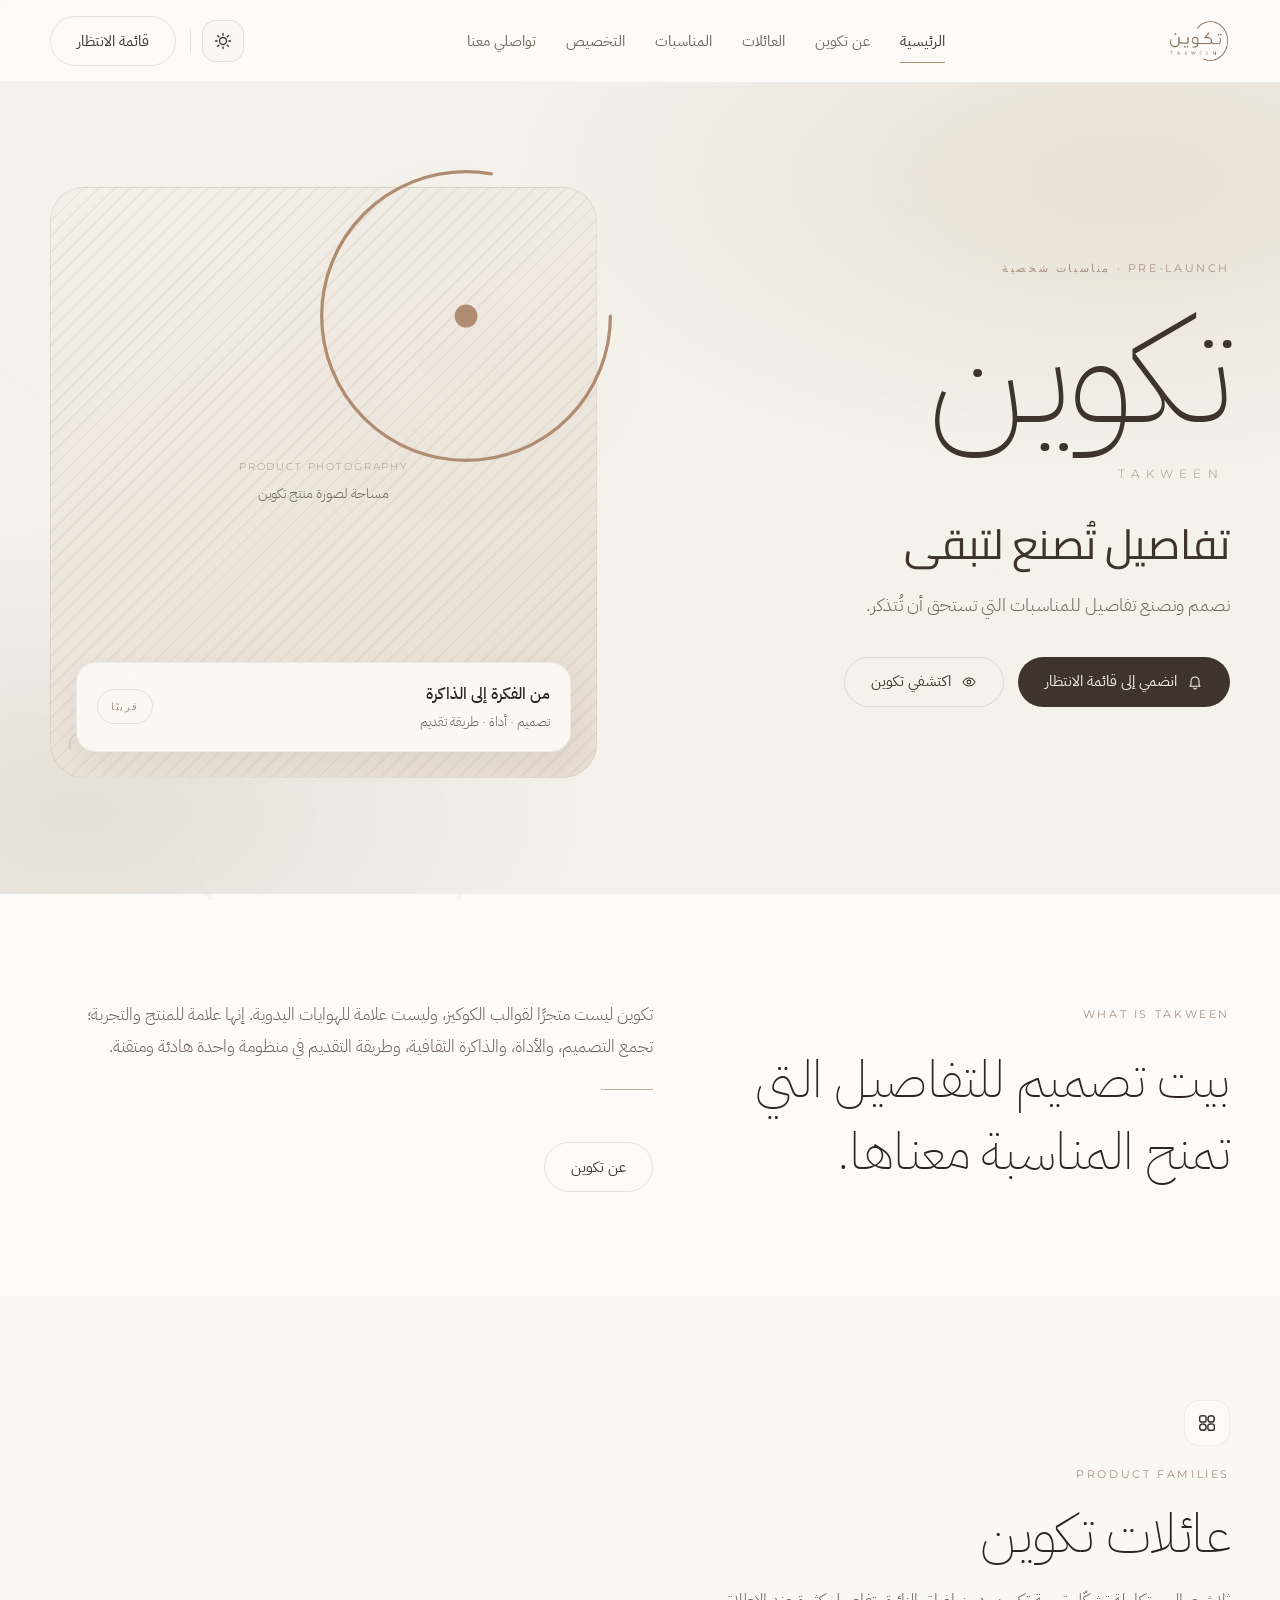
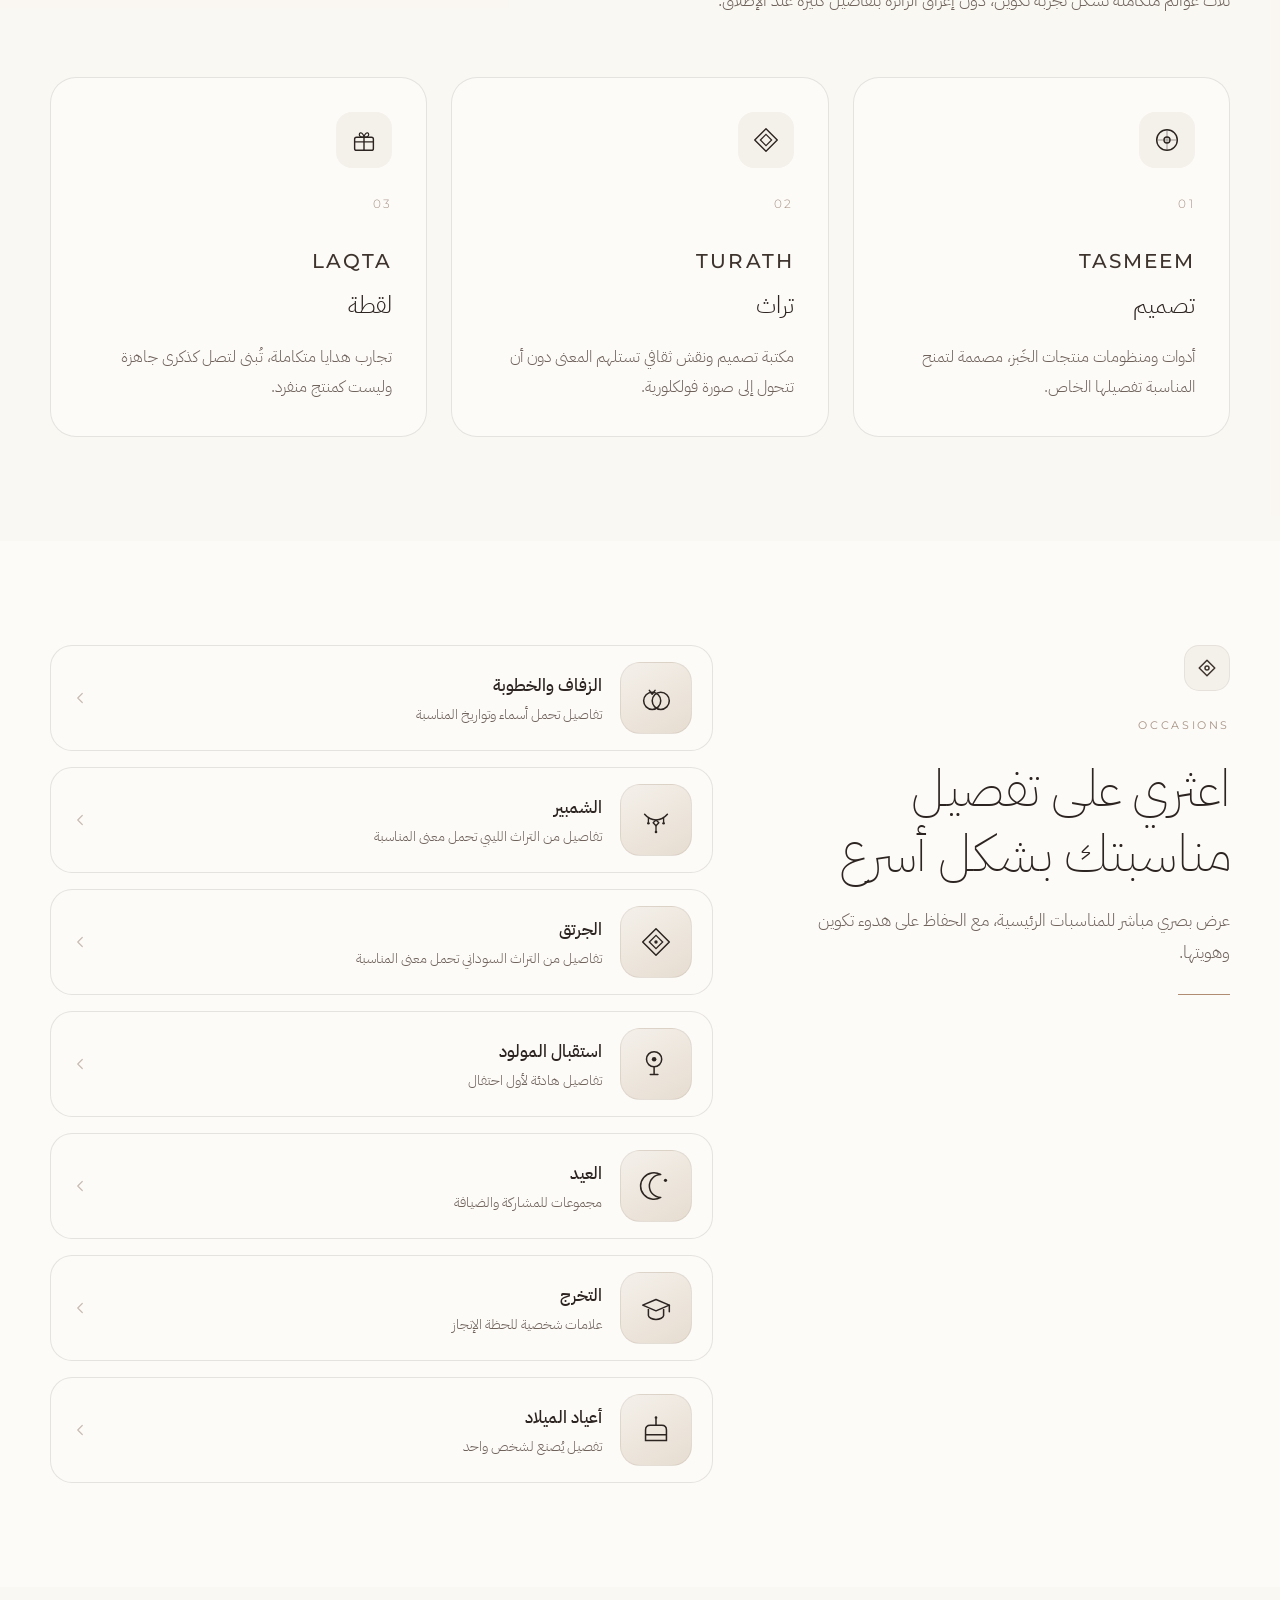
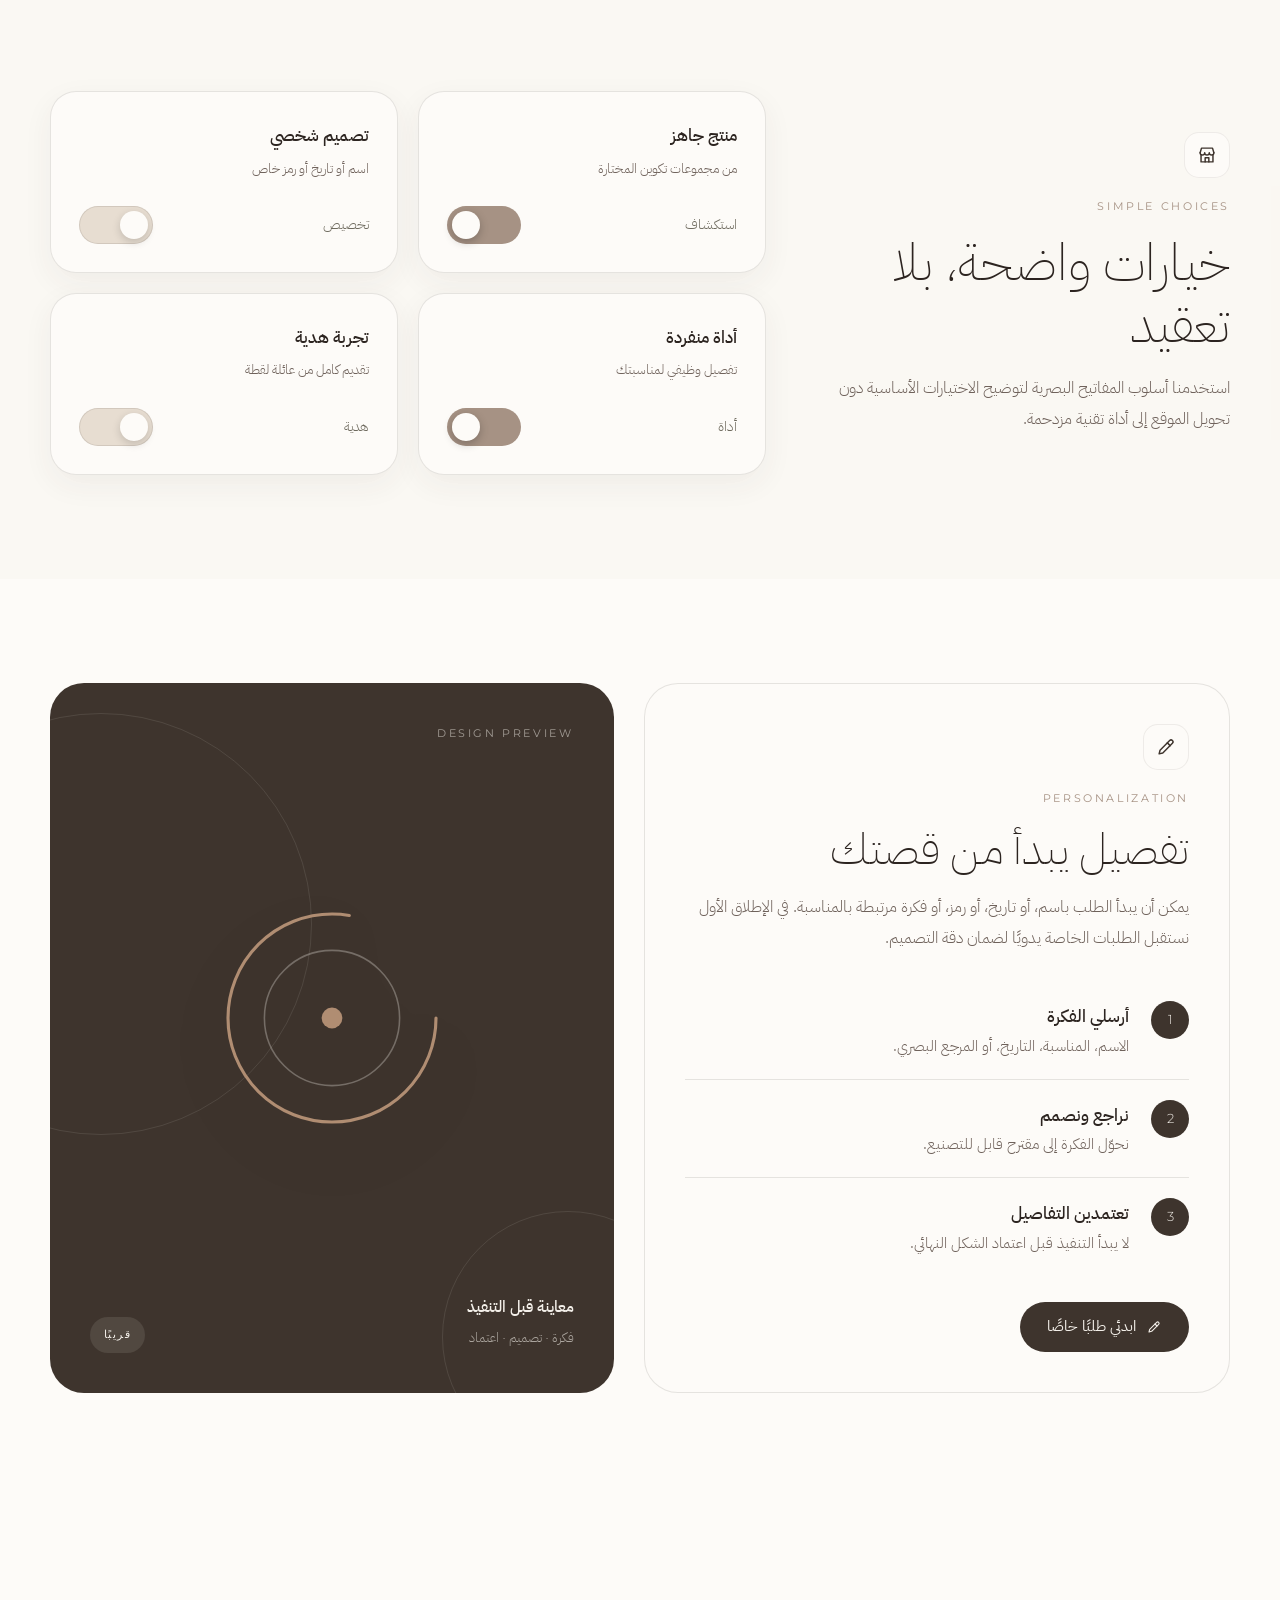
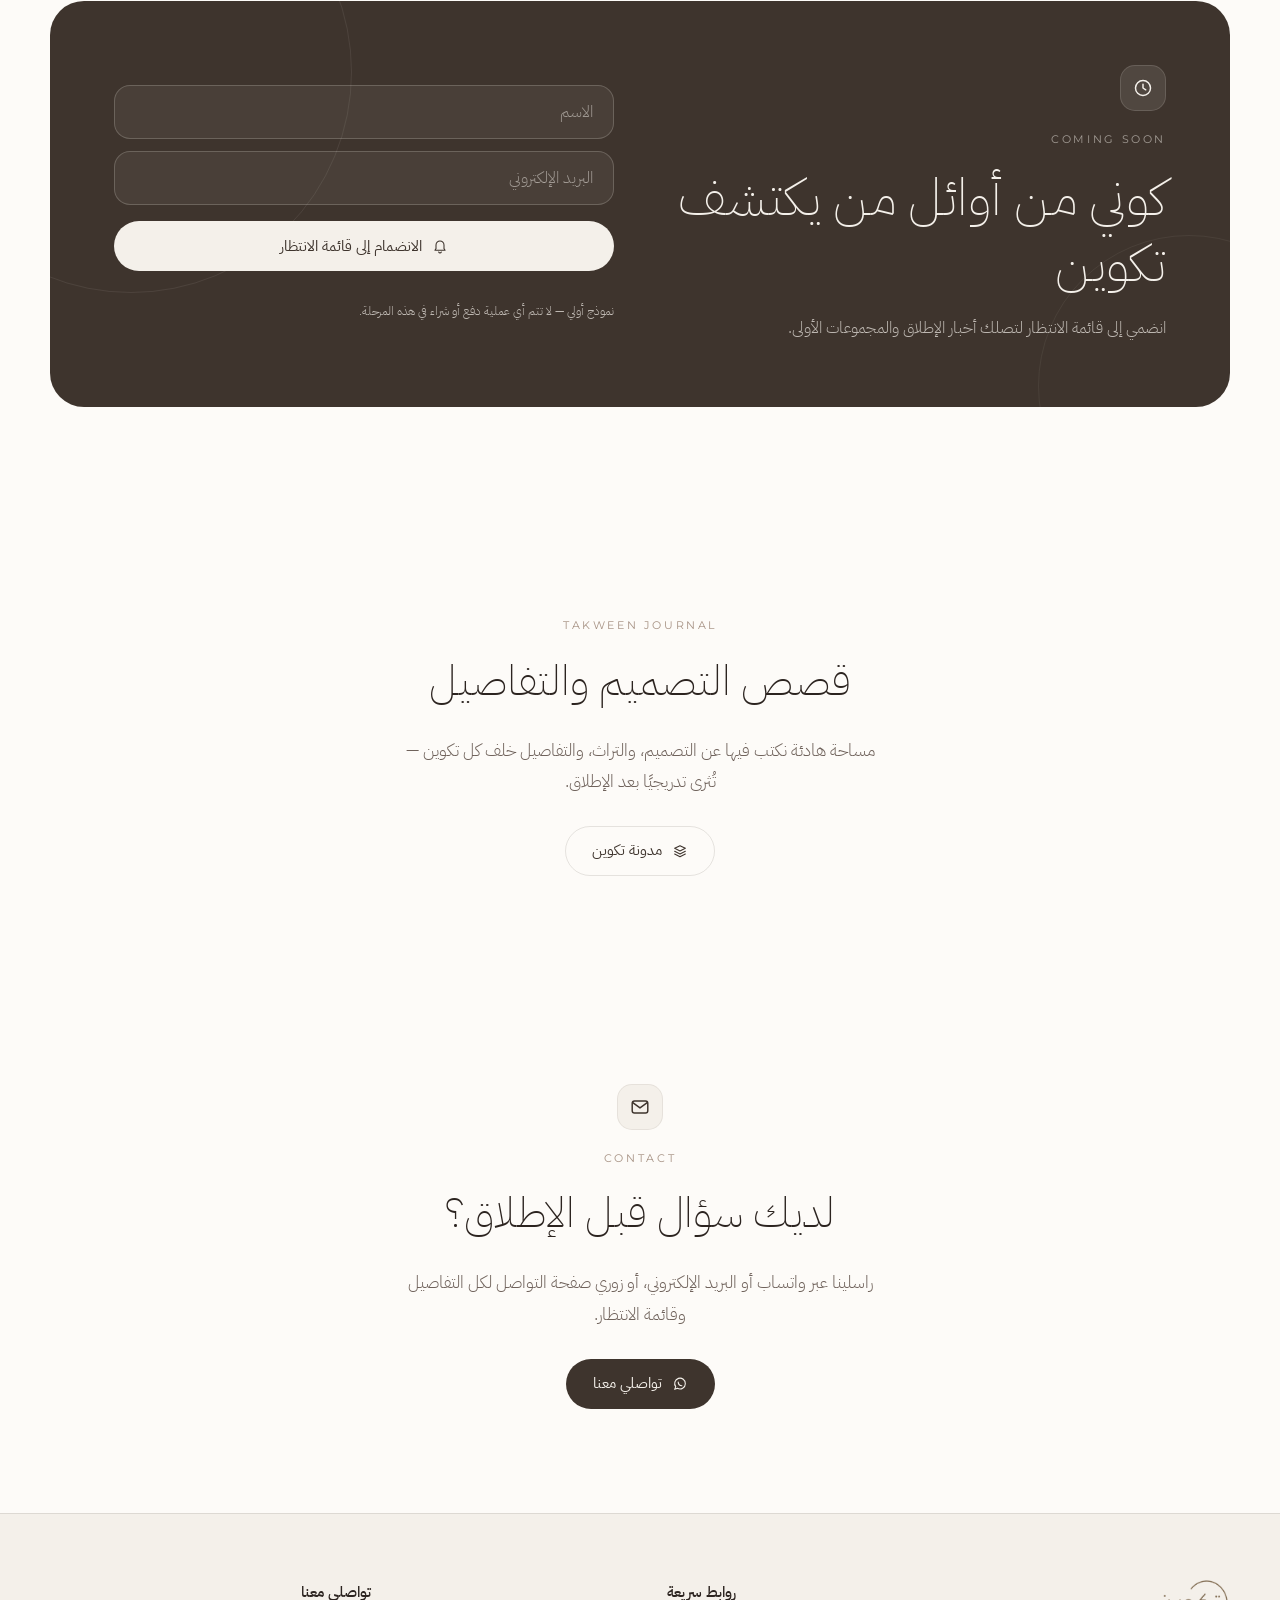
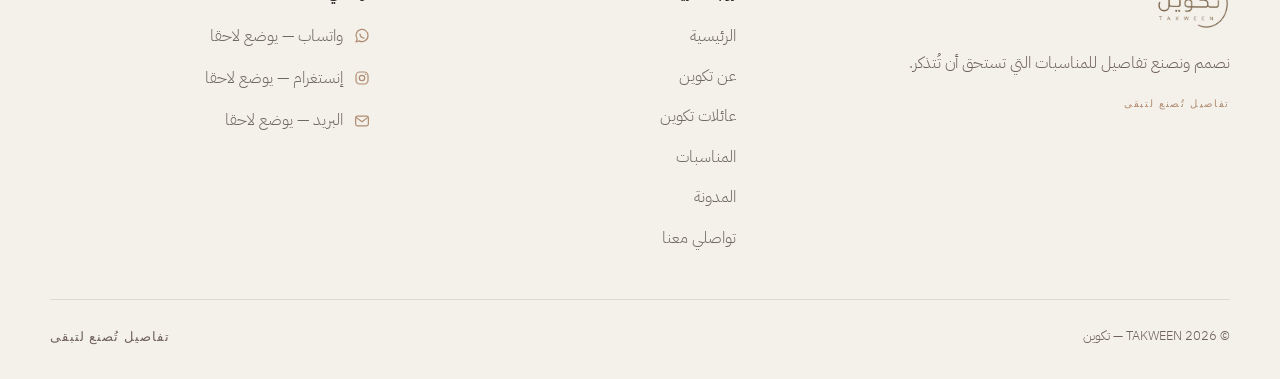
<file: index.html>
<!doctype html>
<html lang="ar" dir="rtl">
<head>
<meta charset="utf-8">
<meta name="viewport" content="width=device-width,initial-scale=1">
<meta name="description" content="تكوين TAKWEEN — نصمم ونصنع تفاصيل للمناسبات التي تستحق أن تُتذكر. تفاصيل تُصنع لتبقى.">
<meta property="og:title" content="تكوين | TAKWEEN">
<meta property="og:description" content="تفاصيل تُصنع لتبقى">
<title>الرئيسية | تكوين TAKWEEN</title>
<link rel="icon" href="assets/takween-logo.png">
<link rel="stylesheet" href="style.css">
</head>
<body>

<header class="site-header">
  <div class="container nav">
    <a class="brand" href="index.html" aria-label="تكوين TAKWEEN">
      <img src="assets/takween-logo.png" alt="تكوين TAKWEEN">
    </a>
    <nav class="nav-links">
      <a class="active" href="index.html">الرئيسية</a>
      <a href="about.html">عن تكوين</a>
      <a href="families.html">العائلات</a>
      <a href="occasions.html">المناسبات</a>
      <a href="personalization.html">التخصيص</a>
      <a href="contact.html">تواصلي معنا</a>
    </nav>
    <div class="nav-actions">
      <button class="icon-btn theme-btn" type="button" aria-label="التبديل بين الوضع النهاري والليلي"><svg viewBox="0 0 24 24" fill="none"><g class="tsun"><circle cx="12" cy="12" r="4.2" stroke="currentColor" stroke-width="1.6"/><path d="M12 3v2M12 19v2M3 12h2M19 12h2M5.6 5.6l1.4 1.4M17 17l1.4 1.4M18.4 5.6 17 7M7 17l-1.4 1.4" stroke="currentColor" stroke-width="1.6" stroke-linecap="round"/></g><path class="tmoon" d="M14.5 4.5a8 8 0 1 0 5 14.6 9 9 0 0 1-5-14.6Z" stroke="currentColor" stroke-width="1.6" stroke-linejoin="round"/></svg></button>
      <a class="btn ghost" href="contact.html">قائمة الانتظار</a>
      <button class="menu-btn" aria-label="فتح القائمة" aria-expanded="false">
        <svg width="20" height="20" viewBox="0 0 24 24" fill="none"><path d="M4 8h16M4 16h16" stroke="currentColor" stroke-width="1.6" stroke-linecap="round"/></svg>
      </button>
    </div>
  </div>
</header>
<div class="mobile-panel">
  <a href="index.html">الرئيسية</a>
  <a href="about.html">عن تكوين</a>
  <a href="families.html">العائلات</a>
  <a href="occasions.html">المناسبات</a>
  <a href="personalization.html">التخصيص</a>
  <a href="contact.html">تواصلي معنا</a>
  <a class="btn primary" href="contact.html">انضمي إلى قائمة الانتظار</a>
</div>

<main>

<!-- HERO -->
<section class="hero">
  <div class="container hero-grid">
    <div class="hero-copy" data-reveal>
      <span class="eyebrow">PRE-LAUNCH · مناسبات شخصية</span>
      <div class="hero-word">تكوين</div>
      <div class="hero-latin">TAKWEEN</div>
      <h1>تفاصيل تُصنع لتبقى</h1>
      <p class="lede">نصمم ونصنع تفاصيل للمناسبات التي تستحق أن تُتذكر.</p>
      <div class="hero-actions">
        <a class="btn primary" href="contact.html"><svg class="btn-ic" viewBox="0 0 24 24" fill="none" stroke="currentColor" stroke-width="1.6" stroke-linecap="round" stroke-linejoin="round"><path d="M6 16v-5.4A6 6 0 0 1 12 4.6a6 6 0 0 1 6 6V16l1.6 2.4H4.4L6 16Z"/><path d="M10 21a2.2 2.2 0 0 0 4 0"/></svg><span>انضمي إلى قائمة الانتظار</span></a>
        <a class="btn ghost" href="families.html"><svg class="btn-ic" viewBox="0 0 24 24" fill="none" stroke="currentColor" stroke-width="1.6" stroke-linecap="round" stroke-linejoin="round"><path d="M3 12s3.5-6 9-6 9 6 9 6-3.5 6-9 6-9-6-9-6Z"/><circle cx="12" cy="12" r="2.8"/></svg><span>اكتشفي تكوين</span></a>
      </div>
    </div>
    <div class="hero-art" data-reveal>
      <div class="ph hero-photo"><span>PRODUCT PHOTOGRAPHY<b>مساحة لصورة منتج تكوين</b></span></div>
      <div class="hero-ring" aria-hidden="true">
        <svg viewBox="0 0 200 200" fill="none"><circle cx="100" cy="100" r="88" stroke="#B08D72" stroke-width="2" stroke-dasharray="430 130" stroke-linecap="round"/><circle cx="100" cy="100" r="7" fill="#B08D72"/></svg>
      </div>
      <div class="hero-chip">
        <div><strong>من الفكرة إلى الذاكرة</strong><small>تصميم · أداة · طريقة تقديم</small></div>
        <span class="tag">قريبًا</span>
      </div>
    </div>
  </div>
</section>

<!-- STATEMENT -->
<section class="section">
  <div class="container statement" data-reveal>
    <div>
      <span class="eyebrow">WHAT IS TAKWEEN</span>
      <h2 class="statement-big" style="margin-top:16px">بيت تصميم للتفاصيل التي تمنح المناسبة معناها.</h2>
    </div>
    <div class="statement-copy">
      <p>تكوين ليست متجرًا لقوالب الكوكيز، وليست علامة للهوايات اليدوية. إنها علامة للمنتج والتجربة؛ تجمع التصميم، والأداة، والذاكرة الثقافية، وطريقة التقديم في منظومة واحدة هادئة ومتقنة.</p>
      <div class="rule"></div>
      <a class="btn ghost" href="about.html">عن تكوين</a>
    </div>
  </div>
</section>

<!-- PRODUCT FAMILIES -->
<section class="section soft">
  <div class="container">
    <div class="section-head" data-reveal>
      <span class="section-icon" aria-hidden="true"><svg viewBox="0 0 24 24" fill="none" stroke="currentColor" stroke-width="1.6" stroke-linecap="round" stroke-linejoin="round"><rect x="4" y="4" width="7" height="7" rx="2.4"/><rect x="13" y="4" width="7" height="7" rx="3.5"/><rect x="4" y="13" width="7" height="7" rx="3.5"/><rect x="13" y="13" width="7" height="7" rx="2.4"/></svg></span><span class="eyebrow">PRODUCT FAMILIES</span>
      <h2>عائلات تكوين</h2>
      <p>ثلاث عوالم متكاملة تشكّل تجربة تكوين، دون إغراق الزائرة بتفاصيل كثيرة عند الإطلاق.</p>
    </div>
    <div class="family-grid" data-reveal>
      <article class="family-card">
        <div class="family-glyph"><svg viewBox="0 0 32 32" fill="none"><circle cx="16" cy="16" r="11" stroke="currentColor" stroke-width="1.5"/><path d="M16 5v22M5 16h22" stroke="currentColor" stroke-width="1.1" opacity=".45"/><circle cx="16" cy="16" r="3.2" stroke="currentColor" stroke-width="1.5"/></svg></div>
        <span class="num">01</span>
        <h3>TASMEEM</h3><h4>تصميم</h4>
        <p>أدوات ومنظومات منتجات الخَبز، مصممة لتمنح المناسبة تفصيلها الخاص.</p>
      </article>
      <article class="family-card">
        <div class="family-glyph"><svg viewBox="0 0 32 32" fill="none"><path d="M16 4l12 12-12 12L4 16 16 4Z" stroke="currentColor" stroke-width="1.5" stroke-linejoin="round"/><path d="M16 10l6 6-6 6-6-6 6-6Z" stroke="currentColor" stroke-width="1.3"/></svg></div>
        <span class="num">02</span>
        <h3>TURATH</h3><h4>تراث</h4>
        <p>مكتبة تصميم ونقش ثقافي تستلهم المعنى دون أن تتحول إلى صورة فولكلورية.</p>
      </article>
      <article class="family-card">
        <div class="family-glyph"><svg viewBox="0 0 32 32" fill="none"><rect x="6" y="13" width="20" height="14" rx="2" stroke="currentColor" stroke-width="1.5"/><path d="M6 18h20M16 13v14" stroke="currentColor" stroke-width="1.5"/><path d="M16 13c-3 0-5-1-5-3s2-2 3-1 2 2 2 4Zm0 0c3 0 5-1 5-3s-2-2-3-1-2 2-2 4Z" stroke="currentColor" stroke-width="1.3"/></svg></div>
        <span class="num">03</span>
        <h3>LAQTA</h3><h4>لقطة</h4>
        <p>تجارب هدايا متكاملة، تُبنى لتصل كذكرى جاهزة وليست كمنتج منفرد.</p>
      </article>
    </div>
  </div>
</section>

<!-- OCCASIONS -->
<section class="section">
  <div class="container occasion-wrap">
    <div class="occasion-intro" data-reveal>
      <span class="section-icon" aria-hidden="true"><svg viewBox="0 0 24 24" fill="none" stroke="currentColor" stroke-width="1.6" stroke-linecap="round" stroke-linejoin="round"><path d="M12 3.5 20.5 12 12 20.5 3.5 12 12 3.5Z"/><circle cx="12" cy="12" r="2.2"/></svg></span><span class="eyebrow">OCCASIONS</span>
      <h2 style="margin-top:16px">اعثري على تفصيل مناسبتك بشكل أسرع</h2>
      <p>عرض بصري مباشر للمناسبات الرئيسية، مع الحفاظ على هدوء تكوين وهويتها.</p>
      <div class="rule"></div>
    </div>
    <div class="occasion-list" data-reveal>
      <a class="occasion-card" href="occasions.html">
        <div class="occasion-thumb"><svg viewBox="0 0 40 40" fill="none"><circle cx="16" cy="23" r="9" stroke="currentColor" stroke-width="1.6"/><circle cx="25" cy="23" r="9" stroke="currentColor" stroke-width="1.6"/><path d="M13 12l3 4 3-4" stroke="currentColor" stroke-width="1.6" stroke-linecap="round" stroke-linejoin="round"/></svg></div>
        <div class="oc-text"><strong>الزفاف والخطوبة</strong><span>تفاصيل تحمل أسماء وتواريخ المناسبة</span></div>
        <svg class="oc-arrow" width="18" height="18" viewBox="0 0 24 24" fill="none"><path d="M15 6l-6 6 6 6" stroke="currentColor" stroke-width="1.6" stroke-linecap="round" stroke-linejoin="round"/></svg>
      </a>
      <a class="occasion-card" href="personalization.html">
        <div class="occasion-thumb"><svg viewBox="0 0 40 40" fill="none"><path d="M8 14c3.5 4 7.5 6 12 6s8.5-2 12-6" stroke="currentColor" stroke-width="1.6" stroke-linecap="round"/><path d="M20 20l3 3-3 3-3-3 3-3Z" stroke="currentColor" stroke-width="1.5" stroke-linejoin="round"/><path d="M12 17.5v4.5M28 17.5v4.5M20 26v5.5" stroke="currentColor" stroke-width="1.4" stroke-linecap="round"/><circle cx="12" cy="23.4" r="1.4" fill="currentColor"/><circle cx="28" cy="23.4" r="1.4" fill="currentColor"/><circle cx="20" cy="32.6" r="1.4" fill="currentColor"/></svg></div>
        <div class="oc-text"><strong>الشمبير</strong><span>تفاصيل من التراث الليبي تحمل معنى المناسبة</span></div>
        <svg class="oc-arrow" width="18" height="18" viewBox="0 0 24 24" fill="none"><path d="M15 6l-6 6 6 6" stroke="currentColor" stroke-width="1.6" stroke-linecap="round" stroke-linejoin="round"/></svg>
      </a>
      <a class="occasion-card" href="occasions.html">
        <div class="occasion-thumb"><svg viewBox="0 0 40 40" fill="none"><path d="M20 6l14 14-14 14L6 20 20 6Z" stroke="currentColor" stroke-width="1.6" stroke-linejoin="round"/><path d="M20 13l7 7-7 7-7-7 7-7Z" stroke="currentColor" stroke-width="1.4"/><circle cx="20" cy="20" r="1.8" fill="currentColor"/></svg></div>
        <div class="oc-text"><strong>الجرتق</strong><span>تفاصيل من التراث السوداني تحمل معنى المناسبة</span></div>
        <svg class="oc-arrow" width="18" height="18" viewBox="0 0 24 24" fill="none"><path d="M15 6l-6 6 6 6" stroke="currentColor" stroke-width="1.6" stroke-linecap="round" stroke-linejoin="round"/></svg>
      </a>
      <a class="occasion-card" href="occasions.html">
        <div class="occasion-thumb"><svg viewBox="0 0 40 40" fill="none"><circle cx="18" cy="15" r="8" stroke="currentColor" stroke-width="1.6"/><path d="M18 23v7M14 31h8" stroke="currentColor" stroke-width="1.6" stroke-linecap="round"/><circle cx="18" cy="15" r="2.4" fill="currentColor"/></svg></div>
        <div class="oc-text"><strong>استقبال المولود</strong><span>تفاصيل هادئة لأول احتفال</span></div>
        <svg class="oc-arrow" width="18" height="18" viewBox="0 0 24 24" fill="none"><path d="M15 6l-6 6 6 6" stroke="currentColor" stroke-width="1.6" stroke-linecap="round" stroke-linejoin="round"/></svg>
      </a>
      <a class="occasion-card" href="occasions.html">
        <div class="occasion-thumb"><svg viewBox="0 0 40 40" fill="none"><path d="M25 8a14 14 0 1 0 0 24 11 11 0 0 1 0-24Z" stroke="currentColor" stroke-width="1.6" stroke-linejoin="round"/><circle cx="30" cy="14" r="1.7" fill="currentColor"/></svg></div>
        <div class="oc-text"><strong>العيد</strong><span>مجموعات للمشاركة والضيافة</span></div>
        <svg class="oc-arrow" width="18" height="18" viewBox="0 0 24 24" fill="none"><path d="M15 6l-6 6 6 6" stroke="currentColor" stroke-width="1.6" stroke-linecap="round" stroke-linejoin="round"/></svg>
      </a>
      <a class="occasion-card" href="occasions.html">
        <div class="occasion-thumb"><svg viewBox="0 0 40 40" fill="none"><path d="M6 17l14-6 14 6-14 6-14-6Z" stroke="currentColor" stroke-width="1.6" stroke-linejoin="round"/><path d="M12 21v7c0 2 4 4 8 4s8-2 8-4v-7" stroke="currentColor" stroke-width="1.6"/><path d="M34 17v7" stroke="currentColor" stroke-width="1.6" stroke-linecap="round"/></svg></div>
        <div class="oc-text"><strong>التخرج</strong><span>علامات شخصية للحظة الإنجاز</span></div>
        <svg class="oc-arrow" width="18" height="18" viewBox="0 0 24 24" fill="none"><path d="M15 6l-6 6 6 6" stroke="currentColor" stroke-width="1.6" stroke-linecap="round" stroke-linejoin="round"/></svg>
      </a>
      <a class="occasion-card" href="occasions.html">
        <div class="occasion-thumb"><svg viewBox="0 0 40 40" fill="none"><path d="M9 20c0-3 2-5 5-5h12c3 0 5 2 5 5v11H9V20Z" stroke="currentColor" stroke-width="1.6"/><path d="M9 25h22" stroke="currentColor" stroke-width="1.6"/><path d="M20 15V9" stroke="currentColor" stroke-width="1.6" stroke-linecap="round"/><circle cx="20" cy="7" r="1.4" fill="currentColor"/></svg></div>
        <div class="oc-text"><strong>أعياد الميلاد</strong><span>تفصيل يُصنع لشخص واحد</span></div>
        <svg class="oc-arrow" width="18" height="18" viewBox="0 0 24 24" fill="none"><path d="M15 6l-6 6 6 6" stroke="currentColor" stroke-width="1.6" stroke-linecap="round" stroke-linejoin="round"/></svg>
      </a>
    </div>
  </div>
</section>

<!-- SIMPLE CHOICES (toggles) -->
<section class="section soft">
  <div class="container switch-showcase">
    <div class="switch-copy" data-reveal>
      <span class="section-icon" aria-hidden="true"><svg viewBox="0 0 24 24" fill="none" stroke="currentColor" stroke-width="1.6" stroke-linecap="round" stroke-linejoin="round"><path d="M4.5 9.5 6 4.5h12l1.5 5"/><path d="M4.5 9.5a2.5 2.5 0 0 0 5 0 2.5 2.5 0 0 0 5 0 2.5 2.5 0 0 0 5 0"/><path d="M5.5 12v7.5h13V12"/><path d="M10 19.5v-4.5h4v4.5"/></svg></span><span class="eyebrow">SIMPLE CHOICES</span>
      <h2>خيارات واضحة، بلا تعقيد</h2>
      <p>استخدمنا أسلوب المفاتيح البصرية لتوضيح الاختيارات الأساسية دون تحويل الموقع إلى أداة تقنية مزدحمة.</p>
    </div>
    <div class="switches" data-reveal>
      <div class="switch-card"><strong>منتج جاهز</strong><small>من مجموعات تكوين المختارة</small><div class="switch-ui"><span class="switch-label">استكشاف</span><div class="switch-track on" data-switch aria-label="منتج جاهز"><span class="switch-knob"></span></div></div></div>
      <div class="switch-card"><strong>تصميم شخصي</strong><small>اسم أو تاريخ أو رمز خاص</small><div class="switch-ui"><span class="switch-label">تخصيص</span><div class="switch-track" data-switch aria-label="تصميم شخصي"><span class="switch-knob"></span></div></div></div>
      <div class="switch-card"><strong>أداة منفردة</strong><small>تفصيل وظيفي لمناسبتك</small><div class="switch-ui"><span class="switch-label">أداة</span><div class="switch-track on" data-switch aria-label="أداة منفردة"><span class="switch-knob"></span></div></div></div>
      <div class="switch-card"><strong>تجربة هدية</strong><small>تقديم كامل من عائلة لقطة</small><div class="switch-ui"><span class="switch-label">هدية</span><div class="switch-track" data-switch aria-label="تجربة هدية"><span class="switch-knob"></span></div></div></div>
    </div>
  </div>
</section>

<!-- PERSONALIZATION -->
<section class="section">
  <div class="container personal-grid">
    <div class="personal-panel" data-reveal>
      <span class="section-icon" aria-hidden="true"><svg viewBox="0 0 24 24" fill="none" stroke="currentColor" stroke-width="1.6" stroke-linecap="round" stroke-linejoin="round"><path d="M4.5 19.5l1-4L16 5a2.1 2.1 0 0 1 3 3L8.5 18.5l-4 1Z"/><path d="M13.5 7.5l3 3"/></svg></span><span class="eyebrow">PERSONALIZATION</span>
      <h2>تفصيل يبدأ من قصتك</h2>
      <p>يمكن أن يبدأ الطلب باسم، أو تاريخ، أو رمز، أو فكرة مرتبطة بالمناسبة. في الإطلاق الأول نستقبل الطلبات الخاصة يدويًا لضمان دقة التصميم.</p>
      <div class="steps">
        <div class="step"><span class="step-num">1</span><div><strong>أرسلي الفكرة</strong><div class="step-sub">الاسم، المناسبة، التاريخ، أو المرجع البصري.</div></div></div>
        <div class="step"><span class="step-num">2</span><div><strong>نراجع ونصمم</strong><div class="step-sub">نحوّل الفكرة إلى مقترح قابل للتصنيع.</div></div></div>
        <div class="step"><span class="step-num">3</span><div><strong>تعتمدين التفاصيل</strong><div class="step-sub">لا يبدأ التنفيذ قبل اعتماد الشكل النهائي.</div></div></div>
      </div>
      <a class="btn primary" href="personalization.html" style="margin-top:26px"><svg class="btn-ic" viewBox="0 0 24 24" fill="none" stroke="currentColor" stroke-width="1.6" stroke-linecap="round" stroke-linejoin="round"><path d="M4.5 19.5l1-4L16 5a2.1 2.1 0 0 1 3 3L8.5 18.5l-4 1Z"/><path d="M13.5 7.5l3 3"/></svg><span>ابدئي طلبًا خاصًا</span></a>
    </div>
    <div class="preview-card" data-reveal>
      <span class="eyebrow">DESIGN PREVIEW</span>
      <div class="preview-object">
        <svg viewBox="0 0 200 200" fill="none"><circle cx="100" cy="100" r="80" stroke="#B08D72" stroke-width="2.4" stroke-dasharray="390 120" stroke-linecap="round"/><circle cx="100" cy="100" r="52" stroke="rgba(244,240,234,.3)" stroke-width="1.2"/><circle cx="100" cy="100" r="8" fill="#B08D72"/></svg>
      </div>
      <div class="preview-note">
        <div><strong>معاينة قبل التنفيذ</strong><br><small>فكرة · تصميم · اعتماد</small></div>
        <span class="tag">قريبًا</span>
      </div>
    </div>
  </div>
</section>

<!-- WAITLIST -->
<section class="section">
  <div class="container">
    <div class="waitlist" data-reveal>
      <div>
        <span class="section-icon" aria-hidden="true"><svg viewBox="0 0 24 24" fill="none" stroke="currentColor" stroke-width="1.6" stroke-linecap="round" stroke-linejoin="round"><circle cx="12" cy="12" r="8.2"/><path d="M12 7.8V12l3 2"/></svg></span><span class="eyebrow">COMING SOON</span>
        <h2>كوني من أوائل من يكتشف تكوين</h2>
        <p>انضمي إلى قائمة الانتظار لتصلك أخبار الإطلاق والمجموعات الأولى.</p>
      </div>
      <form class="form" data-demo>
        <input class="field" required placeholder="الاسم" aria-label="الاسم">
        <input class="field" type="email" required placeholder="البريد الإلكتروني" aria-label="البريد الإلكتروني">
        <button class="btn light" type="submit"><svg class="btn-ic" viewBox="0 0 24 24" fill="none" stroke="currentColor" stroke-width="1.6" stroke-linecap="round" stroke-linejoin="round"><path d="M6 16v-5.4A6 6 0 0 1 12 4.6a6 6 0 0 1 6 6V16l1.6 2.4H4.4L6 16Z"/><path d="M10 21a2.2 2.2 0 0 0 4 0"/></svg><span>الانضمام إلى قائمة الانتظار</span></button>
        <p class="form-note">نموذج أولي — لا تتم أي عملية دفع أو شراء في هذه المرحلة.</p>
      </form>
    </div>
  </div>
</section>

<!-- JOURNAL TEASER (low-priority; blog kept in project but de-weighted for launch) -->
<section class="section">
  <div class="container contact-teaser" data-reveal>
    <span class="eyebrow">TAKWEEN JOURNAL</span>
    <h2>قصص التصميم والتفاصيل</h2>
    <p>مساحة هادئة نكتب فيها عن التصميم، والتراث، والتفاصيل خلف كل تكوين — تُثرى تدريجيًا بعد الإطلاق.</p>
    <div class="teaser-actions">
      <a class="btn ghost" href="blog.html"><svg class="btn-ic" viewBox="0 0 24 24" fill="none" stroke="currentColor" stroke-width="1.6" stroke-linecap="round" stroke-linejoin="round"><path d="M4 8l8-4 8 4-8 4-8-4Z"/><path d="M4 12.5l8 4 8-4"/><path d="M4 16.5l8 4 8-4"/></svg><span>مدونة تكوين</span></a>
    </div>
  </div>
</section>

<!-- CONTACT -->
<section class="section">
  <div class="container contact-teaser" data-reveal>
    <span class="section-icon" aria-hidden="true"><svg viewBox="0 0 24 24" fill="none" stroke="currentColor" stroke-width="1.6" stroke-linecap="round" stroke-linejoin="round"><rect x="3.5" y="5.5" width="17" height="13" rx="2.5"/><path d="M4.5 7.5 12 13l7.5-5.5"/></svg></span>
    <span class="eyebrow">CONTACT</span>
    <h2>لديك سؤال قبل الإطلاق؟</h2>
    <p>راسلينا عبر واتساب أو البريد الإلكتروني، أو زوري صفحة التواصل لكل التفاصيل وقائمة الانتظار.</p>
    <div class="teaser-actions">
      <a class="btn primary" href="contact.html"><svg class="btn-ic" viewBox="0 0 24 24" fill="none" stroke="currentColor" stroke-width="1.6" stroke-linecap="round" stroke-linejoin="round"><path d="M20 11.5a8 8 0 0 1-11.8 7L4 20l1.6-4A8 8 0 1 1 20 11.5Z"/><path d="M9.3 9.2c.2 3 2.5 5.3 5.5 5.5"/></svg><span>تواصلي معنا</span></a>
    </div>
  </div>
</section>

</main>

<footer class="site-footer">
  <div class="container">
    <div class="footer-grid">

      <div class="footer-brand">
        <img src="assets/takween-logo.png" alt="تكوين TAKWEEN">
        <p>نصمم ونصنع تفاصيل للمناسبات التي تستحق أن تُتذكر.</p>
        <div class="brand-tag">تفاصيل تُصنع لتبقى</div>
      </div>

      <div>
        <div class="footer-title">روابط سريعة</div>
        <div class="footer-links">
          <a href="index.html">الرئيسية</a>
          <a href="about.html">عن تكوين</a>
          <a href="families.html">عائلات تكوين</a>
          <a href="occasions.html">المناسبات</a>
          <a href="blog.html">المدونة</a>
          <a href="contact.html">تواصلي معنا</a>
        </div>
      </div>

      <div>
        <div class="footer-title">تواصلي معنا</div>
        <div class="footer-contact">
          <span><svg viewBox="0 0 24 24" fill="none" stroke="currentColor" stroke-width="1.6" stroke-linecap="round" stroke-linejoin="round" aria-hidden="true"><path d="M20 11.5a8 8 0 0 1-11.8 7L4 20l1.6-4A8 8 0 1 1 20 11.5Z"/><path d="M9.3 9.2c.2 3 2.5 5.3 5.5 5.5"/></svg><span>واتساب — يوضع لاحقا</span></span>
          <span><svg viewBox="0 0 24 24" fill="none" stroke="currentColor" stroke-width="1.6" stroke-linecap="round" stroke-linejoin="round" aria-hidden="true"><rect x="4" y="4" width="16" height="16" rx="5"/><circle cx="12" cy="12" r="3.6"/><circle cx="17" cy="7" r="1" fill="currentColor" stroke="none"/></svg><span>إنستغرام — يوضع لاحقا</span></span>
          <span><svg viewBox="0 0 24 24" fill="none" stroke="currentColor" stroke-width="1.6" stroke-linecap="round" stroke-linejoin="round" aria-hidden="true"><rect x="3.5" y="5.5" width="17" height="13" rx="2.5"/><path d="M4.5 7.5 12 13l7.5-5.5"/></svg><span>البريد — يوضع لاحقا</span></span>
        </div>
      </div>

    </div>

    <div class="footer-bottom">
      <span>© 2026 TAKWEEN — تكوين</span>
      <span class="latin">تفاصيل تُصنع لتبقى</span>
    </div>
  </div>
</footer>

<script src="script.js"></script>
</body>
</html>
</file>
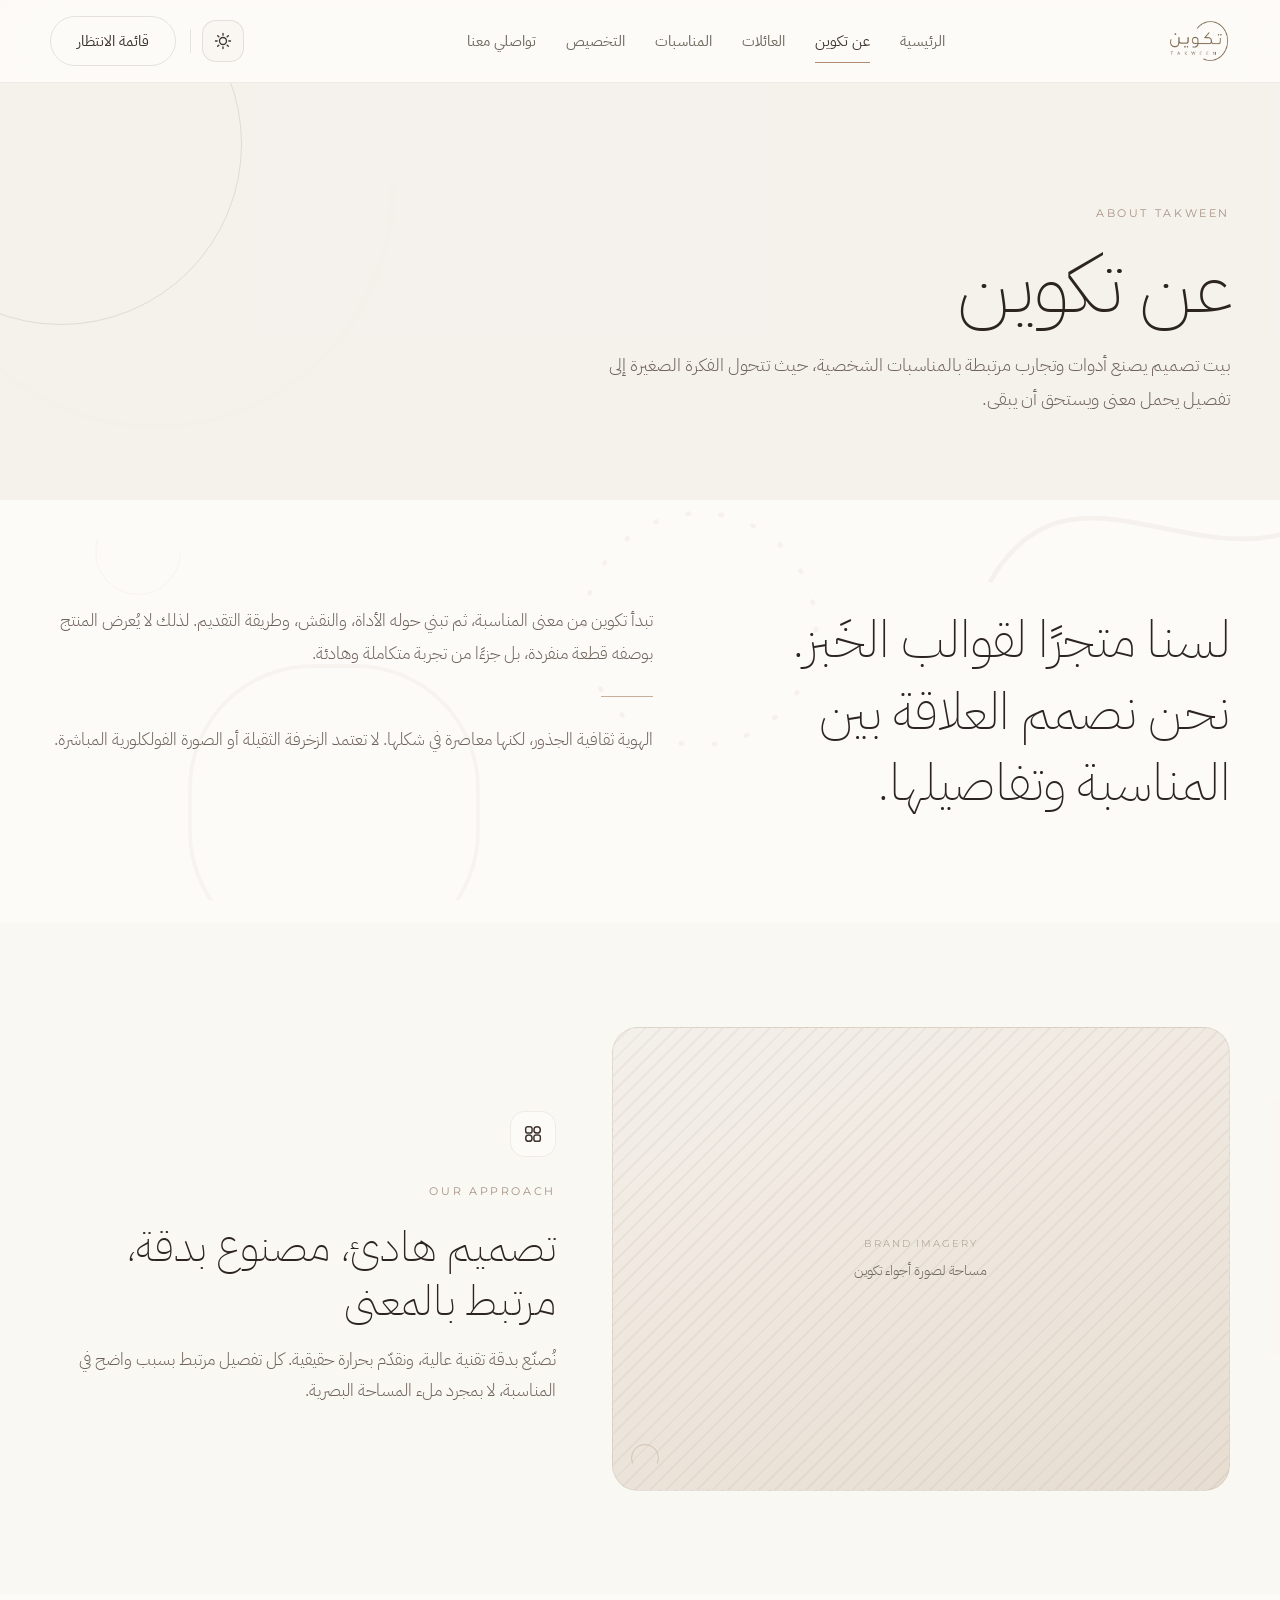
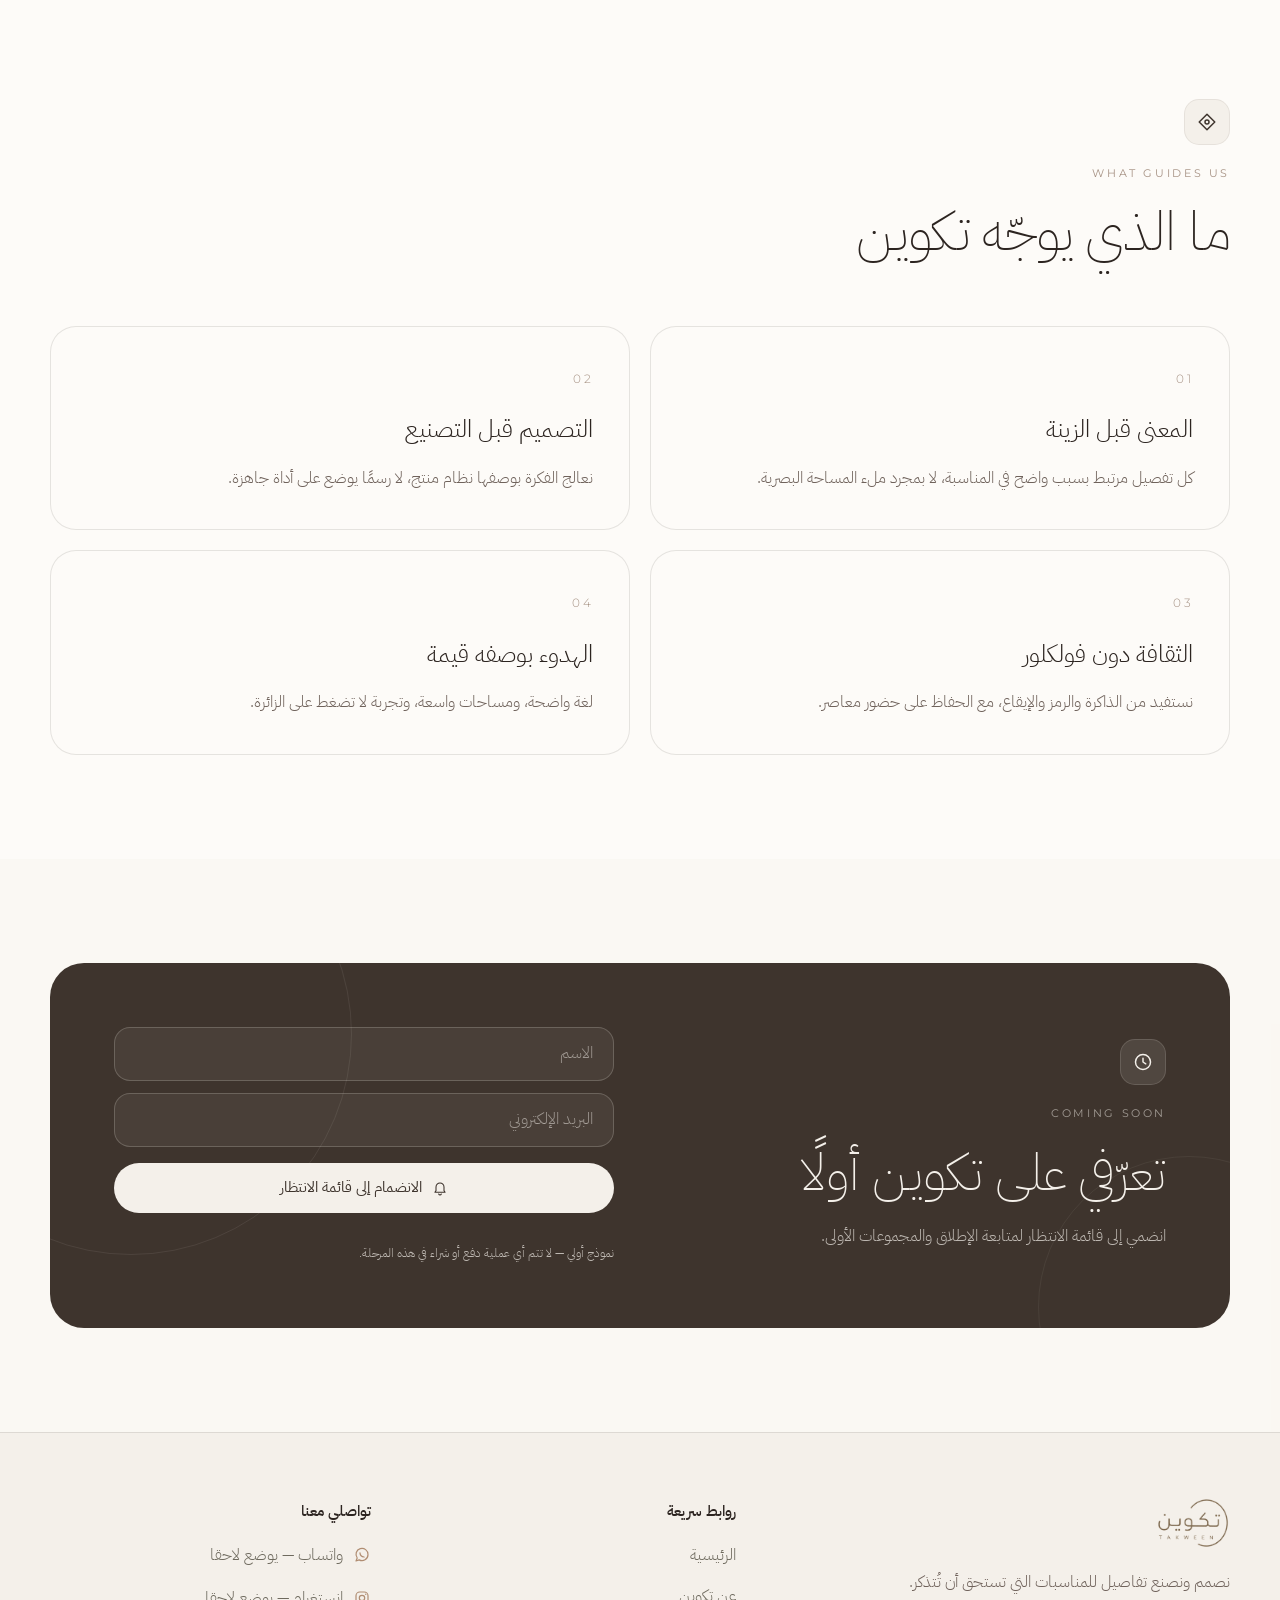
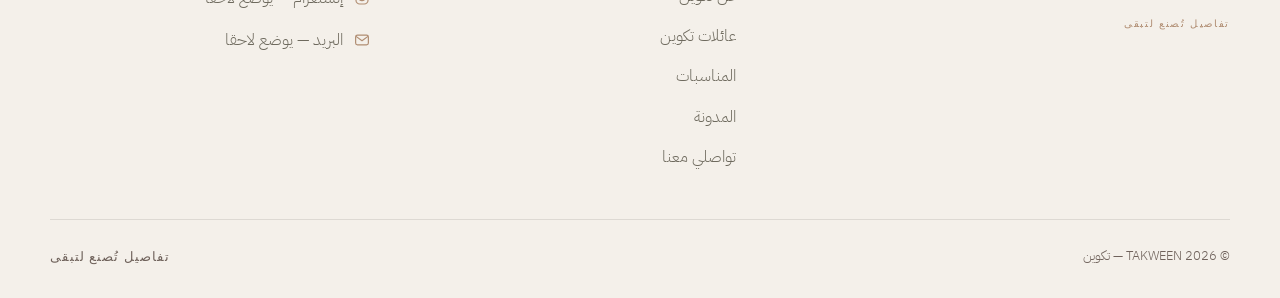
<file: about.html>
<!doctype html>
<html lang="ar" dir="rtl">
<head>
<meta charset="utf-8">
<meta name="viewport" content="width=device-width,initial-scale=1">
<meta name="description" content="عن تكوين TAKWEEN — بيت تصميم يصنع أدوات وتجارب مرتبطة بالمناسبات الشخصية.">
<title>عن تكوين | TAKWEEN</title>
<link rel="icon" href="assets/takween-logo.png">
<link rel="stylesheet" href="style.css">
</head>
<body>

<header class="site-header">
  <div class="container nav">
    <a class="brand" href="index.html" aria-label="تكوين TAKWEEN">
      <img src="assets/takween-logo.png" alt="تكوين TAKWEEN">
    </a>
    <nav class="nav-links">
      <a href="index.html">الرئيسية</a>
      <a class="active" href="about.html">عن تكوين</a>
      <a href="families.html">العائلات</a>
      <a href="occasions.html">المناسبات</a>
      <a href="personalization.html">التخصيص</a>
      <a href="contact.html">تواصلي معنا</a>
    </nav>
    <div class="nav-actions">
      <button class="icon-btn theme-btn" type="button" aria-label="التبديل بين الوضع النهاري والليلي"><svg viewBox="0 0 24 24" fill="none"><g class="tsun"><circle cx="12" cy="12" r="4.2" stroke="currentColor" stroke-width="1.6"/><path d="M12 3v2M12 19v2M3 12h2M19 12h2M5.6 5.6l1.4 1.4M17 17l1.4 1.4M18.4 5.6 17 7M7 17l-1.4 1.4" stroke="currentColor" stroke-width="1.6" stroke-linecap="round"/></g><path class="tmoon" d="M14.5 4.5a8 8 0 1 0 5 14.6 9 9 0 0 1-5-14.6Z" stroke="currentColor" stroke-width="1.6" stroke-linejoin="round"/></svg></button>
      <a class="btn ghost" href="contact.html">قائمة الانتظار</a>
      <button class="menu-btn" aria-label="فتح القائمة" aria-expanded="false">
        <svg width="20" height="20" viewBox="0 0 24 24" fill="none"><path d="M4 8h16M4 16h16" stroke="currentColor" stroke-width="1.6" stroke-linecap="round"/></svg>
      </button>
    </div>
  </div>
</header>
<div class="mobile-panel">
  <a href="index.html">الرئيسية</a>
  <a href="about.html">عن تكوين</a>
  <a href="families.html">العائلات</a>
  <a href="occasions.html">المناسبات</a>
  <a href="personalization.html">التخصيص</a>
  <a href="contact.html">تواصلي معنا</a>
  <a class="btn primary" href="contact.html">انضمي إلى قائمة الانتظار</a>
</div>

<main>

<section class="page-hero">
  <div class="container" data-reveal>
    <span class="eyebrow">ABOUT TAKWEEN</span>
    <h1>عن تكوين</h1>
    <p>بيت تصميم يصنع أدوات وتجارب مرتبطة بالمناسبات الشخصية، حيث تتحول الفكرة الصغيرة إلى تفصيل يحمل معنى ويستحق أن يبقى.</p>
  </div>
</section>

<section class="section">
  <div class="container statement" data-reveal>
    <h2 class="statement-big">لسنا متجرًا لقوالب الخَبز. نحن نصمم العلاقة بين المناسبة وتفاصيلها.</h2>
    <div class="statement-copy">
      <p>تبدأ تكوين من معنى المناسبة، ثم تبني حوله الأداة، والنقش، وطريقة التقديم. لذلك لا يُعرض المنتج بوصفه قطعة منفردة، بل جزءًا من تجربة متكاملة وهادئة.</p>
      <div class="rule"></div>
      <p>الهوية ثقافية الجذور، لكنها معاصرة في شكلها. لا تعتمد الزخرفة الثقيلة أو الصورة الفولكلورية المباشرة.</p>
    </div>
  </div>
</section>

<section class="section soft">
  <div class="container feature-row" data-reveal>
    <div class="ph"><span>BRAND IMAGERY<b>مساحة لصورة أجواء تكوين</b></span></div>
    <div>
      <span class="section-icon" aria-hidden="true"><svg viewBox="0 0 24 24" fill="none" stroke="currentColor" stroke-width="1.6" stroke-linecap="round" stroke-linejoin="round"><rect x="4" y="4" width="7" height="7" rx="2.4"/><rect x="13" y="4" width="7" height="7" rx="3.5"/><rect x="4" y="13" width="7" height="7" rx="3.5"/><rect x="13" y="13" width="7" height="7" rx="2.4"/></svg></span><span class="eyebrow">OUR APPROACH</span>
      <h2 style="margin-top:14px">تصميم هادئ، مصنوع بدقة، مرتبط بالمعنى</h2>
      <p>نُصنّع بدقة تقنية عالية، ونقدّم بحرارة حقيقية. كل تفصيل مرتبط بسبب واضح في المناسبة، لا بمجرد ملء المساحة البصرية.</p>
    </div>
  </div>
</section>

<section class="section">
  <div class="container">
    <div class="section-head" data-reveal>
      <span class="section-icon" aria-hidden="true"><svg viewBox="0 0 24 24" fill="none" stroke="currentColor" stroke-width="1.6" stroke-linecap="round" stroke-linejoin="round"><path d="M12 3.5 20.5 12 12 20.5 3.5 12 12 3.5Z"/><circle cx="12" cy="12" r="2.2"/></svg></span><span class="eyebrow">WHAT GUIDES US</span>
      <h2>ما الذي يوجّه تكوين</h2>
    </div>
    <div class="content-grid" data-reveal>
      <div class="content-card"><span class="content-num">01</span><h3>المعنى قبل الزينة</h3><p>كل تفصيل مرتبط بسبب واضح في المناسبة، لا بمجرد ملء المساحة البصرية.</p></div>
      <div class="content-card"><span class="content-num">02</span><h3>التصميم قبل التصنيع</h3><p>نعالج الفكرة بوصفها نظام منتج، لا رسمًا يوضع على أداة جاهزة.</p></div>
      <div class="content-card"><span class="content-num">03</span><h3>الثقافة دون فولكلور</h3><p>نستفيد من الذاكرة والرمز والإيقاع، مع الحفاظ على حضور معاصر.</p></div>
      <div class="content-card"><span class="content-num">04</span><h3>الهدوء بوصفه قيمة</h3><p>لغة واضحة، ومساحات واسعة، وتجربة لا تضغط على الزائرة.</p></div>
    </div>
  </div>
</section>

<section class="section soft">
  <div class="container">
    <div class="waitlist" data-reveal>
      <div>
        <span class="section-icon" aria-hidden="true"><svg viewBox="0 0 24 24" fill="none" stroke="currentColor" stroke-width="1.6" stroke-linecap="round" stroke-linejoin="round"><circle cx="12" cy="12" r="8.2"/><path d="M12 7.8V12l3 2"/></svg></span><span class="eyebrow">COMING SOON</span>
        <h2>تعرّفي على تكوين أولًا</h2>
        <p>انضمي إلى قائمة الانتظار لمتابعة الإطلاق والمجموعات الأولى.</p>
      </div>
      <form class="form" data-demo>
        <input class="field" required placeholder="الاسم" aria-label="الاسم">
        <input class="field" type="email" required placeholder="البريد الإلكتروني" aria-label="البريد الإلكتروني">
        <button class="btn light" type="submit"><svg class="btn-ic" viewBox="0 0 24 24" fill="none" stroke="currentColor" stroke-width="1.6" stroke-linecap="round" stroke-linejoin="round"><path d="M6 16v-5.4A6 6 0 0 1 12 4.6a6 6 0 0 1 6 6V16l1.6 2.4H4.4L6 16Z"/><path d="M10 21a2.2 2.2 0 0 0 4 0"/></svg><span>الانضمام إلى قائمة الانتظار</span></button>
        <p class="form-note">نموذج أولي — لا تتم أي عملية دفع أو شراء في هذه المرحلة.</p>
      </form>
    </div>
  </div>
</section>

</main>

<footer class="site-footer">
  <div class="container">
    <div class="footer-grid">

      <div class="footer-brand">
        <img src="assets/takween-logo.png" alt="تكوين TAKWEEN">
        <p>نصمم ونصنع تفاصيل للمناسبات التي تستحق أن تُتذكر.</p>
        <div class="brand-tag">تفاصيل تُصنع لتبقى</div>
      </div>

      <div>
        <div class="footer-title">روابط سريعة</div>
        <div class="footer-links">
          <a href="index.html">الرئيسية</a>
          <a href="about.html">عن تكوين</a>
          <a href="families.html">عائلات تكوين</a>
          <a href="occasions.html">المناسبات</a>
          <a href="blog.html">المدونة</a>
          <a href="contact.html">تواصلي معنا</a>
        </div>
      </div>

      <div>
        <div class="footer-title">تواصلي معنا</div>
        <div class="footer-contact">
          <span><svg viewBox="0 0 24 24" fill="none" stroke="currentColor" stroke-width="1.6" stroke-linecap="round" stroke-linejoin="round" aria-hidden="true"><path d="M20 11.5a8 8 0 0 1-11.8 7L4 20l1.6-4A8 8 0 1 1 20 11.5Z"/><path d="M9.3 9.2c.2 3 2.5 5.3 5.5 5.5"/></svg><span>واتساب — يوضع لاحقا</span></span>
          <span><svg viewBox="0 0 24 24" fill="none" stroke="currentColor" stroke-width="1.6" stroke-linecap="round" stroke-linejoin="round" aria-hidden="true"><rect x="4" y="4" width="16" height="16" rx="5"/><circle cx="12" cy="12" r="3.6"/><circle cx="17" cy="7" r="1" fill="currentColor" stroke="none"/></svg><span>إنستغرام — يوضع لاحقا</span></span>
          <span><svg viewBox="0 0 24 24" fill="none" stroke="currentColor" stroke-width="1.6" stroke-linecap="round" stroke-linejoin="round" aria-hidden="true"><rect x="3.5" y="5.5" width="17" height="13" rx="2.5"/><path d="M4.5 7.5 12 13l7.5-5.5"/></svg><span>البريد — يوضع لاحقا</span></span>
        </div>
      </div>

    </div>

    <div class="footer-bottom">
      <span>© 2026 TAKWEEN — تكوين</span>
      <span class="latin">تفاصيل تُصنع لتبقى</span>
    </div>
  </div>
</footer>

<script src="script.js"></script>
</body>
</html>
</file>
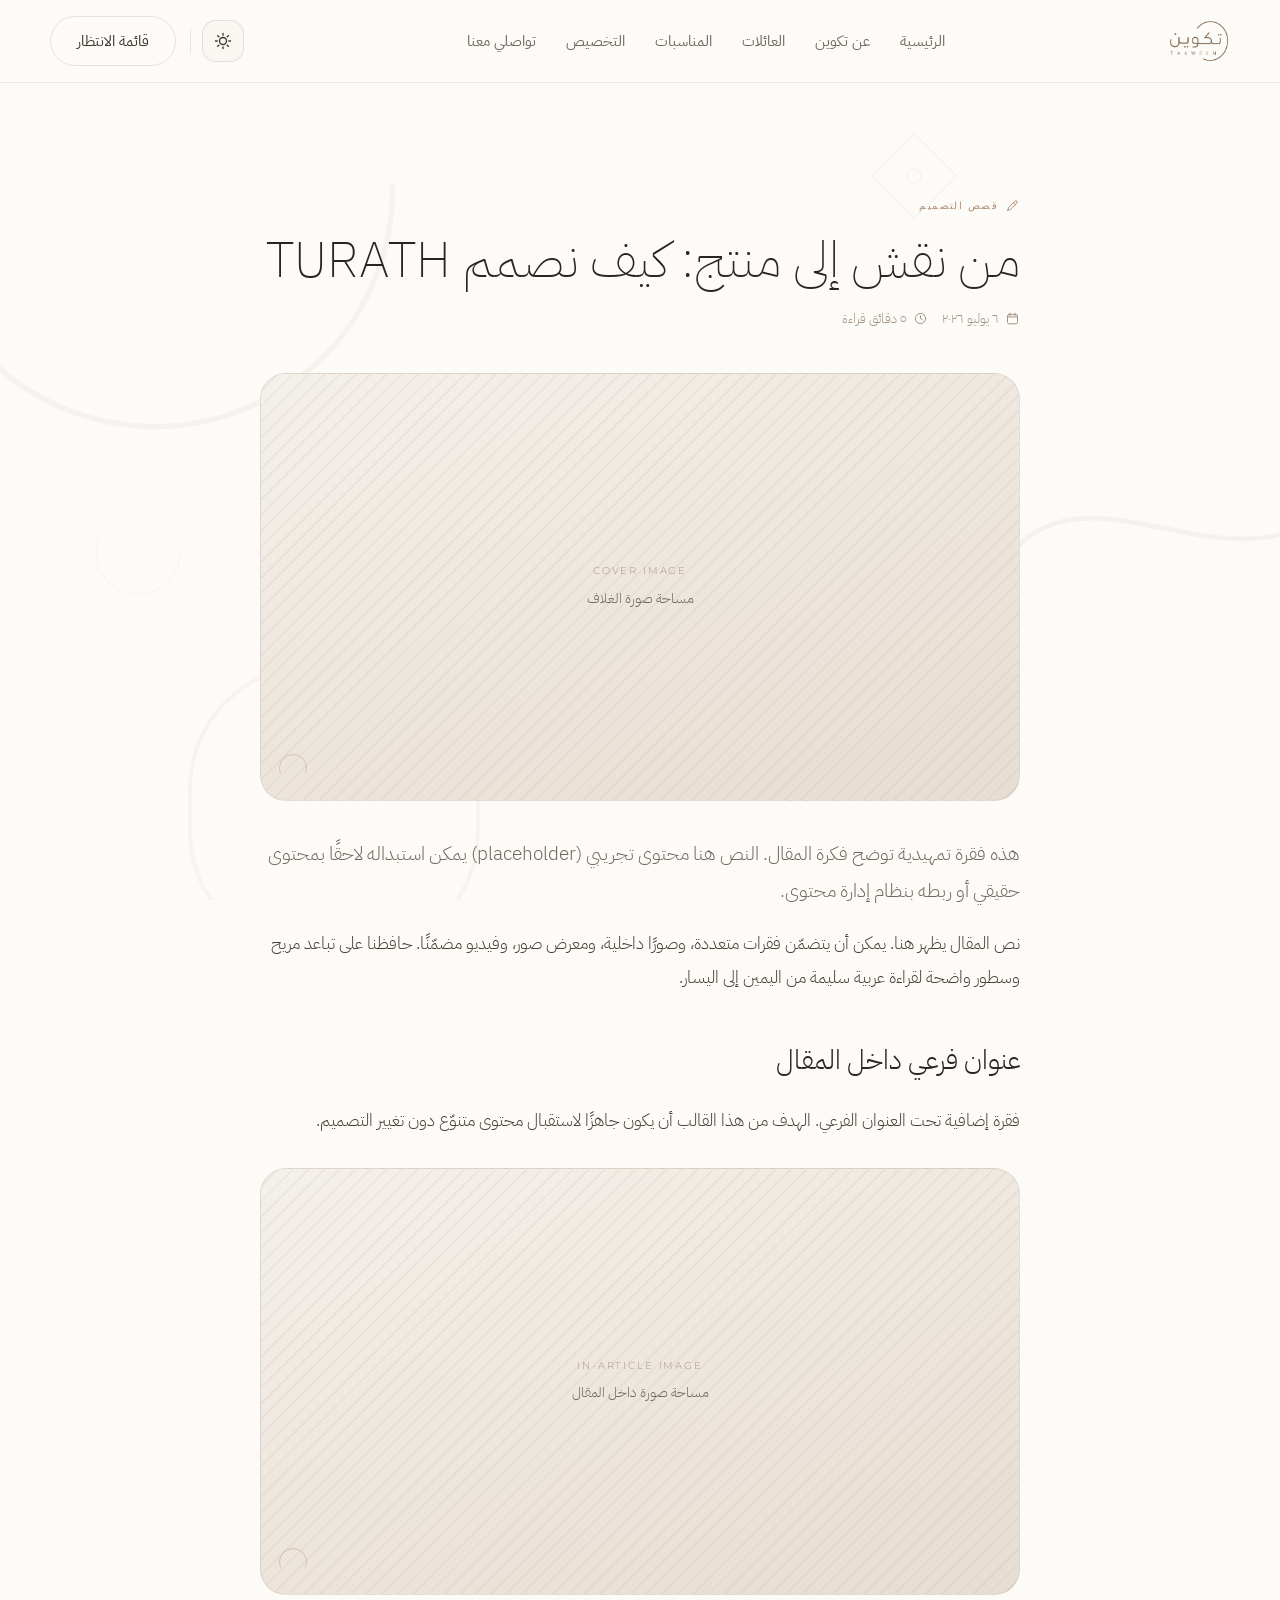
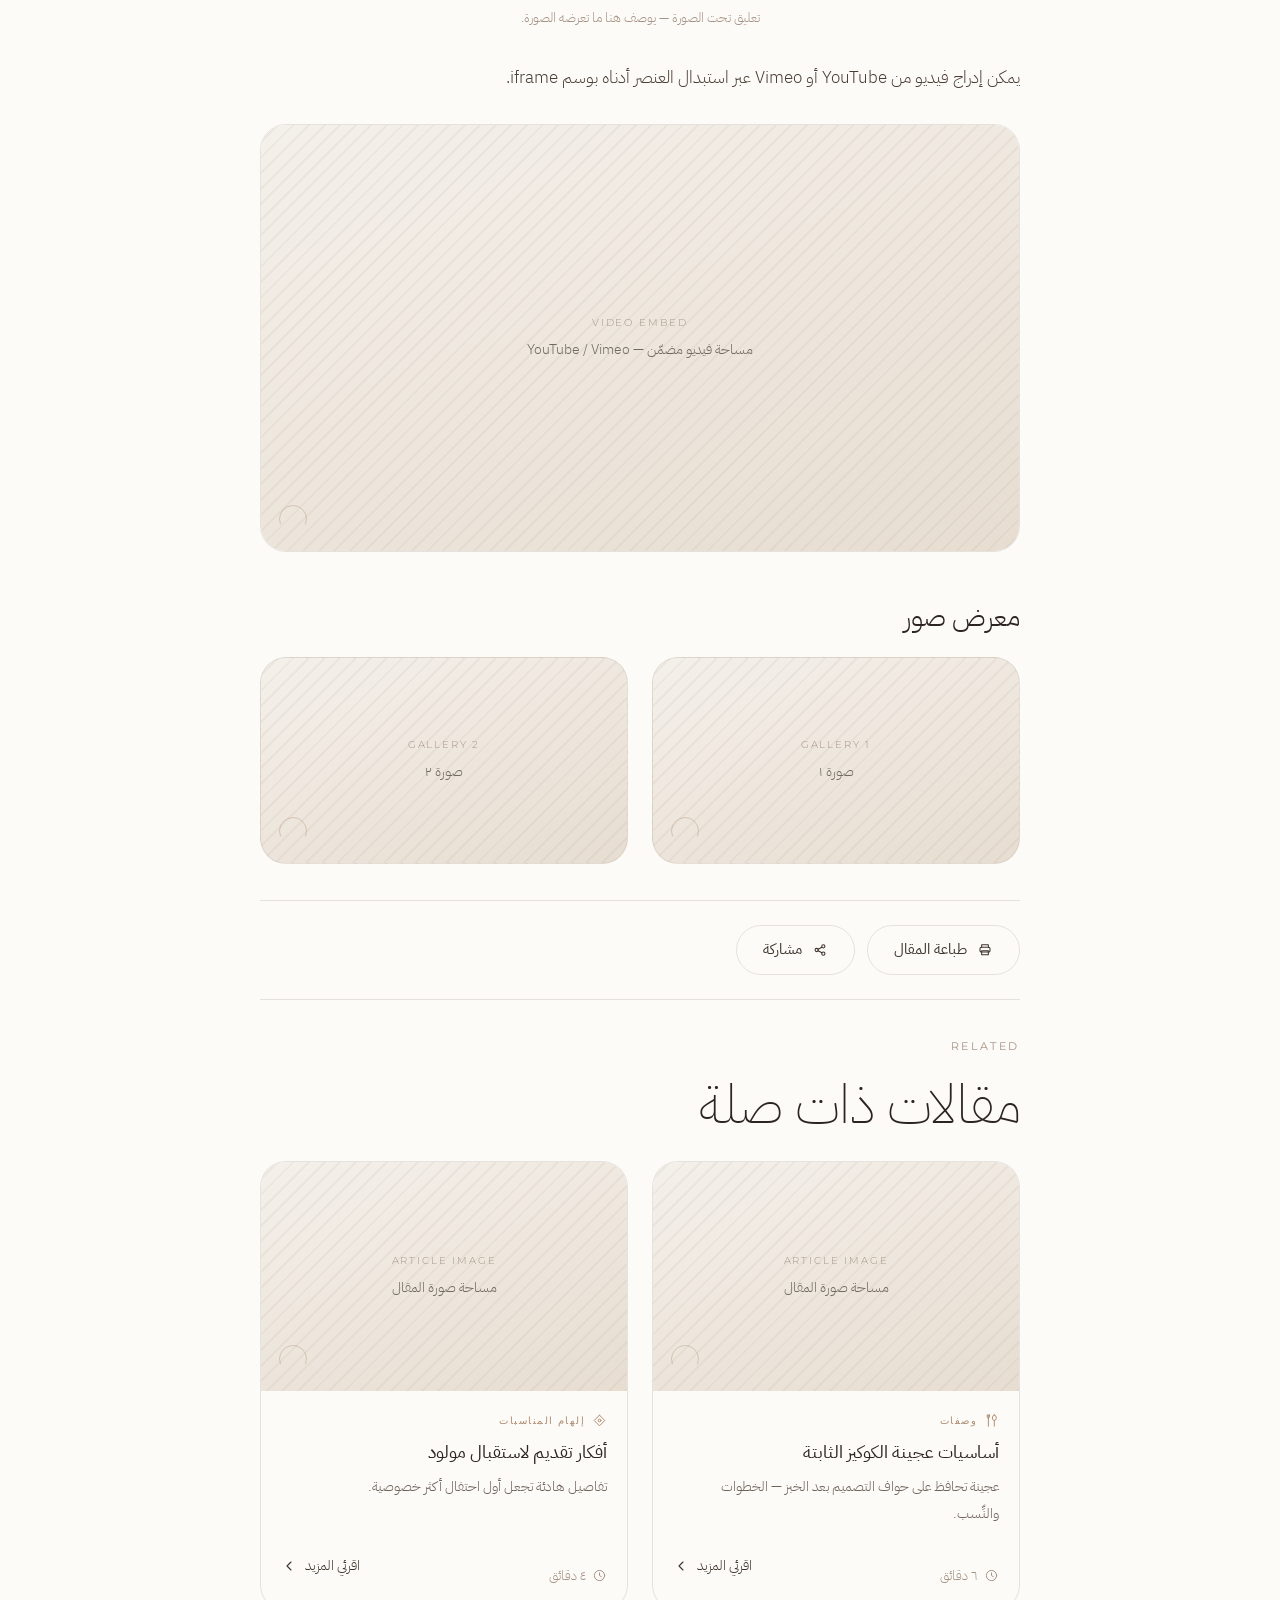
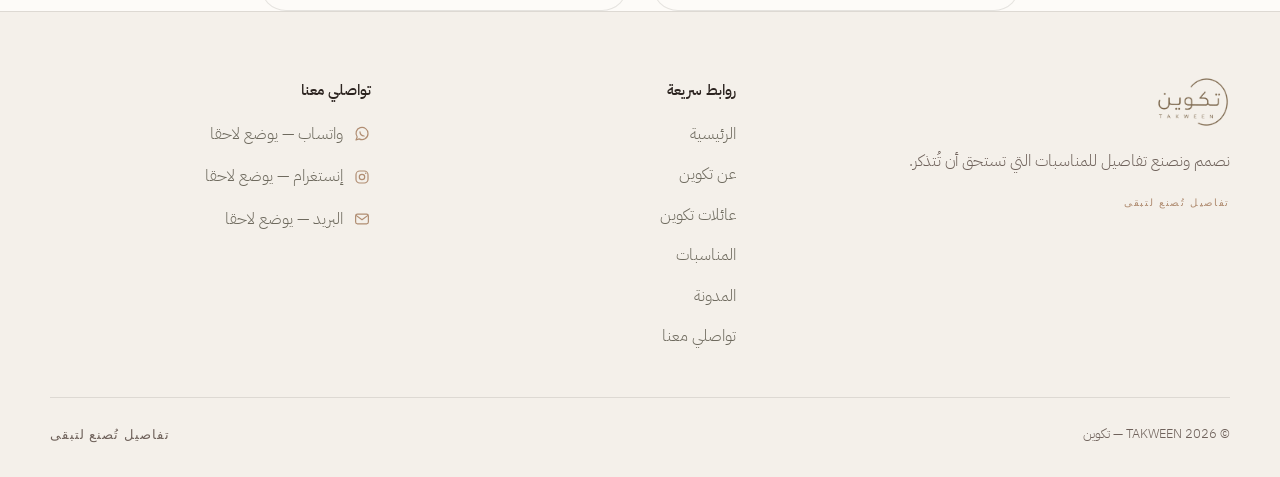
<file: article.html>
<!doctype html>
<html lang="ar" dir="rtl">
<head>
<meta charset="utf-8">
<meta name="viewport" content="width=device-width,initial-scale=1">
<meta name="description" content="قالب مقال عام في مدونة تكوين — قابل لإضافة صور ومعارض وفيديو.">
<title>مقال | تكوين TAKWEEN</title>
<link rel="icon" href="assets/takween-logo.png">
<link rel="stylesheet" href="style.css">
</head>
<body>
<header class="site-header">
  <div class="container nav">
    <a class="brand" href="index.html" aria-label="تكوين TAKWEEN">
      <img src="assets/takween-logo.png" alt="تكوين TAKWEEN">
    </a>
    <nav class="nav-links">
      <a href="index.html">الرئيسية</a>
      <a href="about.html">عن تكوين</a>
      <a href="families.html">العائلات</a>
      <a href="occasions.html">المناسبات</a>
      <a href="personalization.html">التخصيص</a>
      <a href="contact.html">تواصلي معنا</a>
    </nav>
    <div class="nav-actions">
      <button class="icon-btn theme-btn" type="button" aria-label="التبديل بين الوضع النهاري والليلي"><svg viewBox="0 0 24 24" fill="none"><g class="tsun"><circle cx="12" cy="12" r="4.2" stroke="currentColor" stroke-width="1.6"/><path d="M12 3v2M12 19v2M3 12h2M19 12h2M5.6 5.6l1.4 1.4M17 17l1.4 1.4M18.4 5.6 17 7M7 17l-1.4 1.4" stroke="currentColor" stroke-width="1.6" stroke-linecap="round"/></g><path class="tmoon" d="M14.5 4.5a8 8 0 1 0 5 14.6 9 9 0 0 1-5-14.6Z" stroke="currentColor" stroke-width="1.6" stroke-linejoin="round"/></svg></button>
      <a class="btn ghost" href="contact.html">قائمة الانتظار</a>
      <button class="menu-btn" aria-label="فتح القائمة" aria-expanded="false">
        <svg width="20" height="20" viewBox="0 0 24 24" fill="none"><path d="M4 8h16M4 16h16" stroke="currentColor" stroke-width="1.6" stroke-linecap="round"/></svg>
      </button>
    </div>
  </div>
</header>
<div class="mobile-panel">
  <a href="index.html">الرئيسية</a>
  <a href="about.html">عن تكوين</a>
  <a href="families.html">العائلات</a>
  <a href="occasions.html">المناسبات</a>
  <a href="personalization.html">التخصيص</a>
  <a href="contact.html">تواصلي معنا</a>
  <a class="btn primary" href="contact.html">انضمي إلى قائمة الانتظار</a>
</div>

<main>
<!-- ARTICLE TEMPLATE — duplicate this file per post. Replace the sample text,
     the .ph placeholders (with <img>/<iframe>), and the meta values. -->

<article class="article article-hero">
  <span class="cat-tag"><svg viewBox="0 0 24 24" fill="none" stroke="currentColor" stroke-width="1.6" stroke-linecap="round" stroke-linejoin="round" aria-hidden="true"><path d="M4.5 19.5l1-4L16 5a2.1 2.1 0 0 1 3 3L8.5 18.5l-4 1Z"/><path d="M13.5 7.5l3 3"/></svg>قصص التصميم</span>
  <h1>من نقش إلى منتج: كيف نصمم TURATH</h1>
  <div class="post-meta" style="margin-top:16px">
    <span class="mi"><svg viewBox="0 0 24 24" fill="none" stroke="currentColor" stroke-width="1.6" stroke-linecap="round" stroke-linejoin="round" aria-hidden="true"><rect x="4" y="5.5" width="16" height="15" rx="2.5"/><path d="M4 9.5h16M8 3.5v4M16 3.5v4"/></svg>٦ يوليو ٢٠٢٦</span>
    <span class="mi"><svg viewBox="0 0 24 24" fill="none" stroke="currentColor" stroke-width="1.6" stroke-linecap="round" stroke-linejoin="round" aria-hidden="true"><circle cx="12" cy="12" r="8.2"/><path d="M12 7.8V12l3 2"/></svg>٥ دقائق قراءة</span>
  </div>
</article>

<div class="article">
  <div class="article-cover"><div class="ph"><span>COVER IMAGE<b>مساحة صورة الغلاف</b></span></div></div>

  <div class="article-body">
    <p class="lede">هذه فقرة تمهيدية توضح فكرة المقال. النص هنا محتوى تجريبي (placeholder) يمكن استبداله لاحقًا بمحتوى حقيقي أو ربطه بنظام إدارة محتوى.</p>
    <p>نص المقال يظهر هنا. يمكن أن يتضمّن فقرات متعددة، وصورًا داخلية، ومعرض صور، وفيديو مضمّنًا. حافظنا على تباعد مريح وسطور واضحة لقراءة عربية سليمة من اليمين إلى اليسار.</p>

    <h2>عنوان فرعي داخل المقال</h2>
    <p>فقرة إضافية تحت العنوان الفرعي. الهدف من هذا القالب أن يكون جاهزًا لاستقبال محتوى متنوّع دون تغيير التصميم.</p>

    <figure>
      <div class="ph"><span>IN-ARTICLE IMAGE<b>مساحة صورة داخل المقال</b></span></div>
      <figcaption>تعليق تحت الصورة — يوصف هنا ما تعرضه الصورة.</figcaption>
    </figure>

    <p>يمكن إدراج فيديو من YouTube أو Vimeo عبر استبدال العنصر أدناه بوسم iframe.</p>
    <div class="embed"><div class="ph"><span>VIDEO EMBED<b>مساحة فيديو مضمّن — YouTube / Vimeo</b></span></div></div>

    <h2>معرض صور</h2>
    <div class="blog-grid two">
      <figure style="margin:0"><div class="ph"><span>GALLERY 1<b>صورة ١</b></span></div></figure>
      <figure style="margin:0"><div class="ph"><span>GALLERY 2<b>صورة ٢</b></span></div></figure>
    </div>
  </div>

  <div class="article-actions">
    <button class="btn ghost" type="button" onclick="window.print()"><svg class="btn-ic" viewBox="0 0 24 24" fill="none" stroke="currentColor" stroke-width="1.6" stroke-linecap="round" stroke-linejoin="round" aria-hidden="true"><path d="M7 8V4h10v4"/><rect x="4.5" y="8" width="15" height="7" rx="2"/><path d="M7 13h10v6H7z"/></svg><span>طباعة المقال</span></button>
    <button class="btn ghost" type="button" data-share><svg class="btn-ic" viewBox="0 0 24 24" fill="none" stroke="currentColor" stroke-width="1.6" stroke-linecap="round" stroke-linejoin="round" aria-hidden="true"><circle cx="7" cy="12" r="2.4"/><circle cx="17" cy="6.5" r="2.4"/><circle cx="17" cy="17.5" r="2.4"/><path d="M9 11l6-3.2M9 13l6 3.2"/></svg><span>مشاركة</span></button>
  </div>

  <div class="section-head" style="margin-bottom:22px"><span class="eyebrow">RELATED</span><h2>مقالات ذات صلة</h2></div>
  <div class="blog-grid two">
    <a class="post-card" data-cat="وصفات" data-title="أساسيات عجينة الكوكيز الثابتة" href="recipe.html">
        <div class="post-media"><div class="ph"><span>ARTICLE IMAGE<b>مساحة صورة المقال</b></span></div></div>
        <div class="post-body">
          <span class="cat-tag"><svg viewBox="0 0 24 24" fill="none" stroke="currentColor" stroke-width="1.6" stroke-linecap="round" stroke-linejoin="round" aria-hidden="true"><path d="M7 3v6M5.2 3v3a1.8 1.8 0 0 0 3.6 0V3M7 9v12"/><path d="M16.5 3c-1.8 0-3 2.6-3 5.2s1.2 3.6 3 3.6 3-1 3-3.6-1.2-5.2-3-5.2ZM16.5 11.8V21"/></svg>وصفات</span>
          <h3>أساسيات عجينة الكوكيز الثابتة</h3>
          <p>عجينة تحافظ على حواف التصميم بعد الخبز — الخطوات والنِّسب.</p>
          <div class="post-foot">
            <span class="post-meta"><span class="mi"><svg viewBox="0 0 24 24" fill="none" stroke="currentColor" stroke-width="1.6" stroke-linecap="round" stroke-linejoin="round" aria-hidden="true"><circle cx="12" cy="12" r="8.2"/><path d="M12 7.8V12l3 2"/></svg>٦ دقائق</span></span>
            <span class="read">اقرئي المزيد <svg viewBox="0 0 24 24" fill="none" stroke="currentColor" stroke-width="1.6" stroke-linecap="round" stroke-linejoin="round" aria-hidden="true"><path d="M15 6l-6 6 6 6"/></svg></span>
          </div>
        </div>
      </a>
    <a class="post-card" data-cat="إلهام المناسبات" data-title="أفكار تقديم لاستقبال مولود" href="article.html">
        <div class="post-media"><div class="ph"><span>ARTICLE IMAGE<b>مساحة صورة المقال</b></span></div></div>
        <div class="post-body">
          <span class="cat-tag"><svg viewBox="0 0 24 24" fill="none" stroke="currentColor" stroke-width="1.6" stroke-linecap="round" stroke-linejoin="round" aria-hidden="true"><path d="M12 3.5 20.5 12 12 20.5 3.5 12 12 3.5Z"/><circle cx="12" cy="12" r="2.2"/></svg>إلهام المناسبات</span>
          <h3>أفكار تقديم لاستقبال مولود</h3>
          <p>تفاصيل هادئة تجعل أول احتفال أكثر خصوصية.</p>
          <div class="post-foot">
            <span class="post-meta"><span class="mi"><svg viewBox="0 0 24 24" fill="none" stroke="currentColor" stroke-width="1.6" stroke-linecap="round" stroke-linejoin="round" aria-hidden="true"><circle cx="12" cy="12" r="8.2"/><path d="M12 7.8V12l3 2"/></svg>٤ دقائق</span></span>
            <span class="read">اقرئي المزيد <svg viewBox="0 0 24 24" fill="none" stroke="currentColor" stroke-width="1.6" stroke-linecap="round" stroke-linejoin="round" aria-hidden="true"><path d="M15 6l-6 6 6 6"/></svg></span>
          </div>
        </div>
      </a>
  </div>
</div>

</main>
<footer class="site-footer">
  <div class="container">
    <div class="footer-grid">

      <div class="footer-brand">
        <img src="assets/takween-logo.png" alt="تكوين TAKWEEN">
        <p>نصمم ونصنع تفاصيل للمناسبات التي تستحق أن تُتذكر.</p>
        <div class="brand-tag">تفاصيل تُصنع لتبقى</div>
      </div>

      <div>
        <div class="footer-title">روابط سريعة</div>
        <div class="footer-links">
          <a href="index.html">الرئيسية</a>
          <a href="about.html">عن تكوين</a>
          <a href="families.html">عائلات تكوين</a>
          <a href="occasions.html">المناسبات</a>
          <a href="blog.html">المدونة</a>
          <a href="contact.html">تواصلي معنا</a>
        </div>
      </div>

      <div>
        <div class="footer-title">تواصلي معنا</div>
        <div class="footer-contact">
          <span><svg viewBox="0 0 24 24" fill="none" stroke="currentColor" stroke-width="1.6" stroke-linecap="round" stroke-linejoin="round" aria-hidden="true"><path d="M20 11.5a8 8 0 0 1-11.8 7L4 20l1.6-4A8 8 0 1 1 20 11.5Z"/><path d="M9.3 9.2c.2 3 2.5 5.3 5.5 5.5"/></svg><span>واتساب — يوضع لاحقا</span></span>
          <span><svg viewBox="0 0 24 24" fill="none" stroke="currentColor" stroke-width="1.6" stroke-linecap="round" stroke-linejoin="round" aria-hidden="true"><rect x="4" y="4" width="16" height="16" rx="5"/><circle cx="12" cy="12" r="3.6"/><circle cx="17" cy="7" r="1" fill="currentColor" stroke="none"/></svg><span>إنستغرام — يوضع لاحقا</span></span>
          <span><svg viewBox="0 0 24 24" fill="none" stroke="currentColor" stroke-width="1.6" stroke-linecap="round" stroke-linejoin="round" aria-hidden="true"><rect x="3.5" y="5.5" width="17" height="13" rx="2.5"/><path d="M4.5 7.5 12 13l7.5-5.5"/></svg><span>البريد — يوضع لاحقا</span></span>
        </div>
      </div>

    </div>

    <div class="footer-bottom">
      <span>© 2026 TAKWEEN — تكوين</span>
      <span class="latin">تفاصيل تُصنع لتبقى</span>
    </div>
  </div>
</footer>
<script src="script.js"></script>
</body>
</html>
</file>
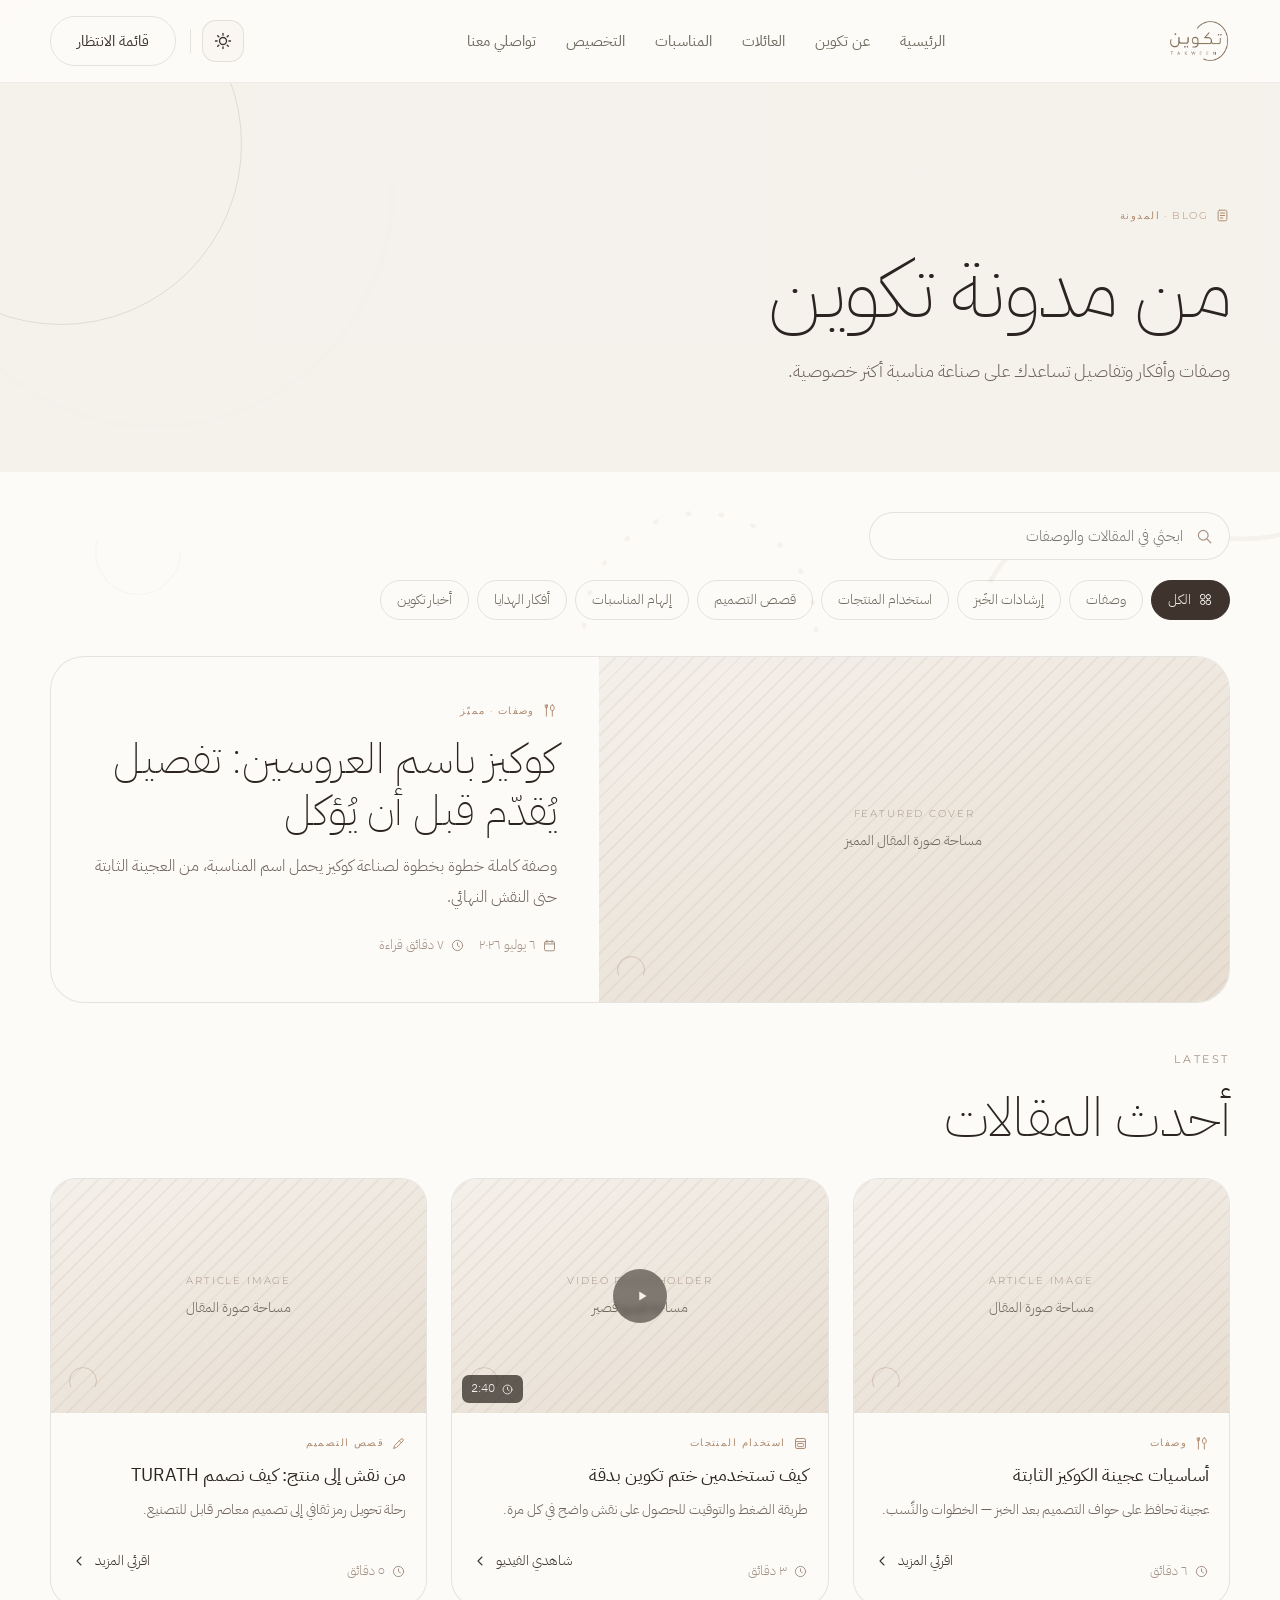
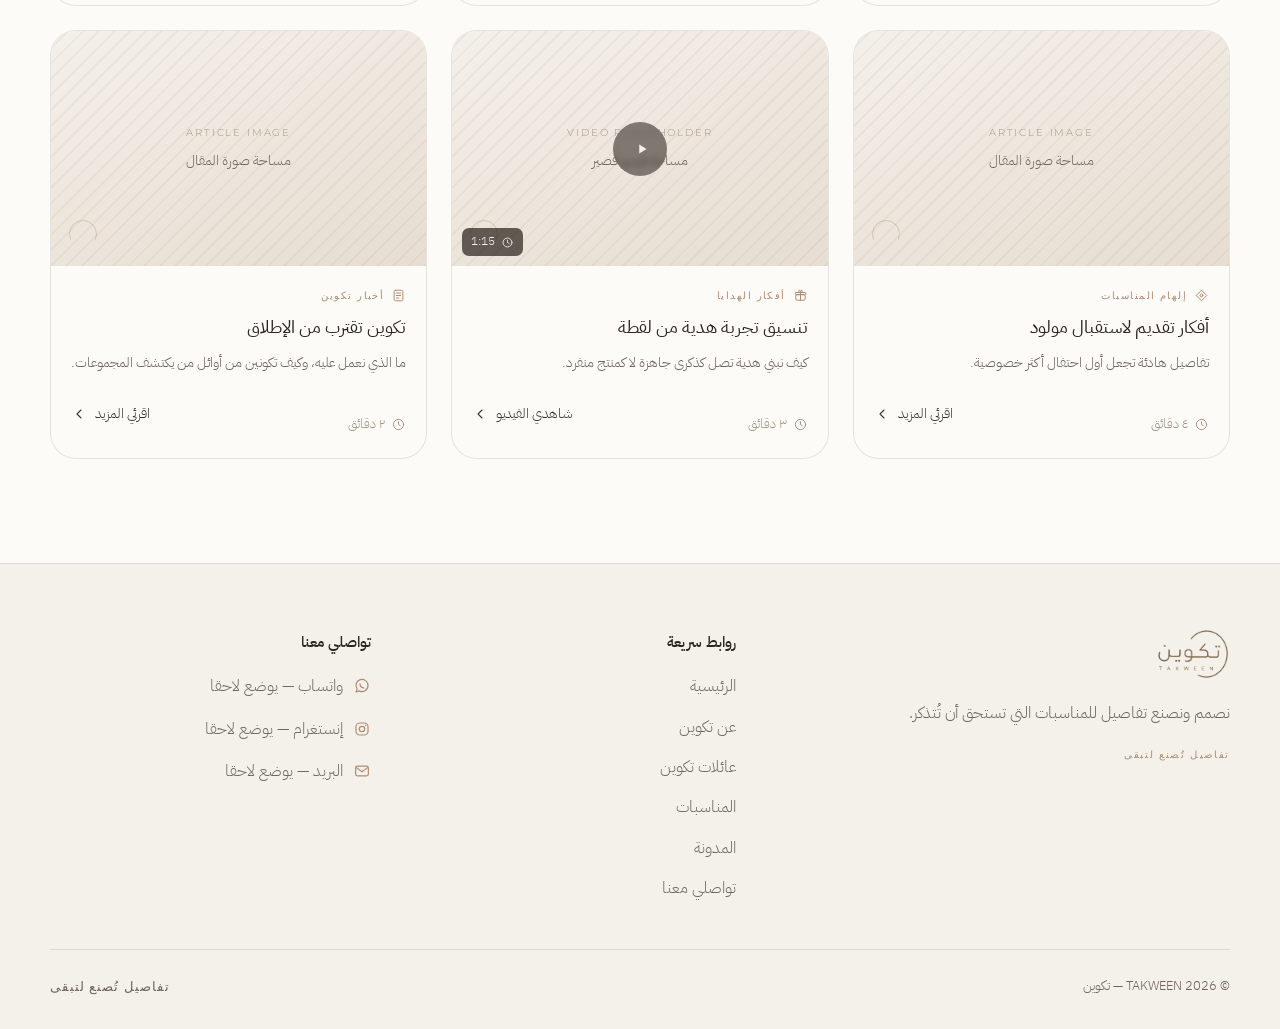
<file: blog.html>
<!doctype html>
<html lang="ar" dir="rtl">
<head>
<meta charset="utf-8">
<meta name="viewport" content="width=device-width,initial-scale=1">
<meta name="description" content="مدونة تكوين — وصفات، إرشادات الخَبز، طرق استخدام المنتجات، وقصص التصميم.">
<title>المدونة | تكوين TAKWEEN</title>
<link rel="icon" href="assets/takween-logo.png">
<link rel="stylesheet" href="style.css">
</head>
<body>
<header class="site-header">
  <div class="container nav">
    <a class="brand" href="index.html" aria-label="تكوين TAKWEEN">
      <img src="assets/takween-logo.png" alt="تكوين TAKWEEN">
    </a>
    <nav class="nav-links">
      <a href="index.html">الرئيسية</a>
      <a href="about.html">عن تكوين</a>
      <a href="families.html">العائلات</a>
      <a href="occasions.html">المناسبات</a>
      <a href="personalization.html">التخصيص</a>
      <a href="contact.html">تواصلي معنا</a>
    </nav>
    <div class="nav-actions">
      <button class="icon-btn theme-btn" type="button" aria-label="التبديل بين الوضع النهاري والليلي"><svg viewBox="0 0 24 24" fill="none"><g class="tsun"><circle cx="12" cy="12" r="4.2" stroke="currentColor" stroke-width="1.6"/><path d="M12 3v2M12 19v2M3 12h2M19 12h2M5.6 5.6l1.4 1.4M17 17l1.4 1.4M18.4 5.6 17 7M7 17l-1.4 1.4" stroke="currentColor" stroke-width="1.6" stroke-linecap="round"/></g><path class="tmoon" d="M14.5 4.5a8 8 0 1 0 5 14.6 9 9 0 0 1-5-14.6Z" stroke="currentColor" stroke-width="1.6" stroke-linejoin="round"/></svg></button>
      <a class="btn ghost" href="contact.html">قائمة الانتظار</a>
      <button class="menu-btn" aria-label="فتح القائمة" aria-expanded="false">
        <svg width="20" height="20" viewBox="0 0 24 24" fill="none"><path d="M4 8h16M4 16h16" stroke="currentColor" stroke-width="1.6" stroke-linecap="round"/></svg>
      </button>
    </div>
  </div>
</header>
<div class="mobile-panel">
  <a href="index.html">الرئيسية</a>
  <a href="about.html">عن تكوين</a>
  <a href="families.html">العائلات</a>
  <a href="occasions.html">المناسبات</a>
  <a href="personalization.html">التخصيص</a>
  <a href="contact.html">تواصلي معنا</a>
  <a class="btn primary" href="contact.html">انضمي إلى قائمة الانتظار</a>
</div>

<main>

<section class="page-hero">
  <div class="container" data-reveal>
    <span class="cat-tag"><svg viewBox="0 0 24 24" fill="none" stroke="currentColor" stroke-width="1.6" stroke-linecap="round" stroke-linejoin="round" aria-hidden="true"><rect x="5" y="3.5" width="14" height="17" rx="2.5"/><path d="M8.5 8h7M8.5 12h7M8.5 16h4"/></svg>BLOG · المدونة</span>
    <h1 style="margin-top:14px">من مدونة تكوين</h1>
    <p>وصفات وأفكار وتفاصيل تساعدك على صناعة مناسبة أكثر خصوصية.</p>
  </div>
</section>

<section class="section" style="padding-top:40px">
  <div class="container">

    <!-- toolbar: search + category filters (client-side, lightweight) -->
    <div class="blog-toolbar" data-reveal>
      <label class="blog-search">
        <svg viewBox="0 0 24 24" fill="none" stroke="currentColor" stroke-width="1.6" stroke-linecap="round" stroke-linejoin="round" aria-hidden="true"><circle cx="11" cy="11" r="6.5"/><path d="M16.2 16.2 21 21"/></svg>
        <input id="blogSearch" type="search" placeholder="ابحثي في المقالات والوصفات" aria-label="بحث في المدونة">
      </label>
      <div class="blog-filters">
        <button class="chip active" type="button" data-filter="*"><svg viewBox="0 0 24 24" fill="none" stroke="currentColor" stroke-width="1.6" stroke-linecap="round" stroke-linejoin="round" aria-hidden="true"><rect x="4" y="4" width="7" height="7" rx="2.4"/><rect x="13" y="4" width="7" height="7" rx="3.5"/><rect x="4" y="13" width="7" height="7" rx="3.5"/><rect x="13" y="13" width="7" height="7" rx="2.4"/></svg>الكل</button>
        <button class="chip" type="button" data-filter="وصفات">وصفات</button>
        <button class="chip" type="button" data-filter="إرشادات الخَبز">إرشادات الخَبز</button>
        <button class="chip" type="button" data-filter="استخدام المنتجات">استخدام المنتجات</button>
        <button class="chip" type="button" data-filter="قصص التصميم">قصص التصميم</button>
        <button class="chip" type="button" data-filter="إلهام المناسبات">إلهام المناسبات</button>
        <button class="chip" type="button" data-filter="أفكار الهدايا">أفكار الهدايا</button>
        <button class="chip" type="button" data-filter="أخبار تكوين">أخبار تكوين</button>
      </div>
    </div>

    <!-- PLACEHOLDER CONTENT: featured article is sample content until real posts are added -->
    <a class="blog-featured" data-reveal href="recipe.html">
      <div class="feat-media"><div class="ph"><span>FEATURED COVER<b>مساحة صورة المقال المميز</b></span></div></div>
      <div class="feat-body">
        <span class="cat-tag"><svg viewBox="0 0 24 24" fill="none" stroke="currentColor" stroke-width="1.6" stroke-linecap="round" stroke-linejoin="round" aria-hidden="true"><path d="M7 3v6M5.2 3v3a1.8 1.8 0 0 0 3.6 0V3M7 9v12"/><path d="M16.5 3c-1.8 0-3 2.6-3 5.2s1.2 3.6 3 3.6 3-1 3-3.6-1.2-5.2-3-5.2ZM16.5 11.8V21"/></svg>وصفات · مميّز</span>
        <h2>كوكيز باسم العروسين: تفصيل يُقدّم قبل أن يُؤكل</h2>
        <p>وصفة كاملة خطوة بخطوة لصناعة كوكيز يحمل اسم المناسبة، من العجينة الثابتة حتى النقش النهائي.</p>
        <div class="post-meta">
          <span class="mi"><svg viewBox="0 0 24 24" fill="none" stroke="currentColor" stroke-width="1.6" stroke-linecap="round" stroke-linejoin="round" aria-hidden="true"><rect x="4" y="5.5" width="16" height="15" rx="2.5"/><path d="M4 9.5h16M8 3.5v4M16 3.5v4"/></svg>٦ يوليو ٢٠٢٦</span>
          <span class="mi"><svg viewBox="0 0 24 24" fill="none" stroke="currentColor" stroke-width="1.6" stroke-linecap="round" stroke-linejoin="round" aria-hidden="true"><circle cx="12" cy="12" r="8.2"/><path d="M12 7.8V12l3 2"/></svg>٧ دقائق قراءة</span>
        </div>
      </div>
    </a>

    <div class="section-head" data-reveal style="margin:12px 0 26px">
      <span class="eyebrow">LATEST</span>
      <h2>أحدث المقالات</h2>
    </div>

    <!-- PLACEHOLDER CONTENT: sample article & recipe cards -->
    <div class="blog-grid" id="blogGrid" data-reveal>
      <a class="post-card" data-cat="وصفات" data-title="أساسيات عجينة الكوكيز الثابتة" href="recipe.html">
        <div class="post-media"><div class="ph"><span>ARTICLE IMAGE<b>مساحة صورة المقال</b></span></div></div>
        <div class="post-body">
          <span class="cat-tag"><svg viewBox="0 0 24 24" fill="none" stroke="currentColor" stroke-width="1.6" stroke-linecap="round" stroke-linejoin="round" aria-hidden="true"><path d="M7 3v6M5.2 3v3a1.8 1.8 0 0 0 3.6 0V3M7 9v12"/><path d="M16.5 3c-1.8 0-3 2.6-3 5.2s1.2 3.6 3 3.6 3-1 3-3.6-1.2-5.2-3-5.2ZM16.5 11.8V21"/></svg>وصفات</span>
          <h3>أساسيات عجينة الكوكيز الثابتة</h3>
          <p>عجينة تحافظ على حواف التصميم بعد الخبز — الخطوات والنِّسب.</p>
          <div class="post-foot">
            <span class="post-meta"><span class="mi"><svg viewBox="0 0 24 24" fill="none" stroke="currentColor" stroke-width="1.6" stroke-linecap="round" stroke-linejoin="round" aria-hidden="true"><circle cx="12" cy="12" r="8.2"/><path d="M12 7.8V12l3 2"/></svg>٦ دقائق</span></span>
            <span class="read">اقرئي المزيد <svg viewBox="0 0 24 24" fill="none" stroke="currentColor" stroke-width="1.6" stroke-linecap="round" stroke-linejoin="round" aria-hidden="true"><path d="M15 6l-6 6 6 6"/></svg></span>
          </div>
        </div>
      </a>
      <a class="post-card" data-cat="استخدام المنتجات" data-title="كيف تستخدمين ختم تكوين بدقة" href="article.html">
        <div class="post-media"><div class="ph"><span>VIDEO PLACEHOLDER<b>مساحة فيديو قصير</b></span></div><div class="video-badge"><span><svg viewBox="0 0 24 24" fill="none" aria-hidden="true"><path d="M9 7v10l8-5-8-5Z" fill="currentColor"/></svg></span></div><div class="dur-badge"><svg viewBox="0 0 24 24" fill="none" stroke="currentColor" stroke-width="1.6" stroke-linecap="round" stroke-linejoin="round" aria-hidden="true"><circle cx="12" cy="12" r="8.2"/><path d="M12 7.8V12l3 2"/></svg>2:40</div></div>
        <div class="post-body">
          <span class="cat-tag"><svg viewBox="0 0 24 24" fill="none" stroke="currentColor" stroke-width="1.6" stroke-linecap="round" stroke-linejoin="round" aria-hidden="true"><rect x="4" y="4" width="16" height="16" rx="2.5"/><path d="M4 9h16"/><rect x="7" y="12" width="10" height="5" rx="1.5"/></svg>استخدام المنتجات</span>
          <h3>كيف تستخدمين ختم تكوين بدقة</h3>
          <p>طريقة الضغط والتوقيت للحصول على نقش واضح في كل مرة.</p>
          <div class="post-foot">
            <span class="post-meta"><span class="mi"><svg viewBox="0 0 24 24" fill="none" stroke="currentColor" stroke-width="1.6" stroke-linecap="round" stroke-linejoin="round" aria-hidden="true"><circle cx="12" cy="12" r="8.2"/><path d="M12 7.8V12l3 2"/></svg>٣ دقائق</span></span>
            <span class="read">شاهدي الفيديو <svg viewBox="0 0 24 24" fill="none" stroke="currentColor" stroke-width="1.6" stroke-linecap="round" stroke-linejoin="round" aria-hidden="true"><path d="M15 6l-6 6 6 6"/></svg></span>
          </div>
        </div>
      </a>
      <a class="post-card" data-cat="قصص التصميم" data-title="من نقش إلى منتج: كيف نصمم TURATH" href="article.html">
        <div class="post-media"><div class="ph"><span>ARTICLE IMAGE<b>مساحة صورة المقال</b></span></div></div>
        <div class="post-body">
          <span class="cat-tag"><svg viewBox="0 0 24 24" fill="none" stroke="currentColor" stroke-width="1.6" stroke-linecap="round" stroke-linejoin="round" aria-hidden="true"><path d="M4.5 19.5l1-4L16 5a2.1 2.1 0 0 1 3 3L8.5 18.5l-4 1Z"/><path d="M13.5 7.5l3 3"/></svg>قصص التصميم</span>
          <h3>من نقش إلى منتج: كيف نصمم TURATH</h3>
          <p>رحلة تحويل رمز ثقافي إلى تصميم معاصر قابل للتصنيع.</p>
          <div class="post-foot">
            <span class="post-meta"><span class="mi"><svg viewBox="0 0 24 24" fill="none" stroke="currentColor" stroke-width="1.6" stroke-linecap="round" stroke-linejoin="round" aria-hidden="true"><circle cx="12" cy="12" r="8.2"/><path d="M12 7.8V12l3 2"/></svg>٥ دقائق</span></span>
            <span class="read">اقرئي المزيد <svg viewBox="0 0 24 24" fill="none" stroke="currentColor" stroke-width="1.6" stroke-linecap="round" stroke-linejoin="round" aria-hidden="true"><path d="M15 6l-6 6 6 6"/></svg></span>
          </div>
        </div>
      </a>
      <a class="post-card" data-cat="إلهام المناسبات" data-title="أفكار تقديم لاستقبال مولود" href="article.html">
        <div class="post-media"><div class="ph"><span>ARTICLE IMAGE<b>مساحة صورة المقال</b></span></div></div>
        <div class="post-body">
          <span class="cat-tag"><svg viewBox="0 0 24 24" fill="none" stroke="currentColor" stroke-width="1.6" stroke-linecap="round" stroke-linejoin="round" aria-hidden="true"><path d="M12 3.5 20.5 12 12 20.5 3.5 12 12 3.5Z"/><circle cx="12" cy="12" r="2.2"/></svg>إلهام المناسبات</span>
          <h3>أفكار تقديم لاستقبال مولود</h3>
          <p>تفاصيل هادئة تجعل أول احتفال أكثر خصوصية.</p>
          <div class="post-foot">
            <span class="post-meta"><span class="mi"><svg viewBox="0 0 24 24" fill="none" stroke="currentColor" stroke-width="1.6" stroke-linecap="round" stroke-linejoin="round" aria-hidden="true"><circle cx="12" cy="12" r="8.2"/><path d="M12 7.8V12l3 2"/></svg>٤ دقائق</span></span>
            <span class="read">اقرئي المزيد <svg viewBox="0 0 24 24" fill="none" stroke="currentColor" stroke-width="1.6" stroke-linecap="round" stroke-linejoin="round" aria-hidden="true"><path d="M15 6l-6 6 6 6"/></svg></span>
          </div>
        </div>
      </a>
      <a class="post-card" data-cat="أفكار الهدايا" data-title="تنسيق تجربة هدية من لقطة" href="article.html">
        <div class="post-media"><div class="ph"><span>VIDEO PLACEHOLDER<b>مساحة فيديو قصير</b></span></div><div class="video-badge"><span><svg viewBox="0 0 24 24" fill="none" aria-hidden="true"><path d="M9 7v10l8-5-8-5Z" fill="currentColor"/></svg></span></div><div class="dur-badge"><svg viewBox="0 0 24 24" fill="none" stroke="currentColor" stroke-width="1.6" stroke-linecap="round" stroke-linejoin="round" aria-hidden="true"><circle cx="12" cy="12" r="8.2"/><path d="M12 7.8V12l3 2"/></svg>1:15</div></div>
        <div class="post-body">
          <span class="cat-tag"><svg viewBox="0 0 24 24" fill="none" stroke="currentColor" stroke-width="1.6" stroke-linecap="round" stroke-linejoin="round" aria-hidden="true"><rect x="4.5" y="10.5" width="15" height="9" rx="2"/><rect x="3.5" y="7.2" width="17" height="3.6" rx="1.5"/><path d="M12 7.2v12.3"/><path d="M12 7c-1.7 0-3-.7-3-1.9S10.5 3.2 11.2 4s.8 1.8.8 3Zm0 0c1.7 0 3-.7 3-1.9S13.5 3.2 12.8 4s-.8 1.8-.8 3Z"/></svg>أفكار الهدايا</span>
          <h3>تنسيق تجربة هدية من لقطة</h3>
          <p>كيف نبني هدية تصل كذكرى جاهزة لا كمنتج منفرد.</p>
          <div class="post-foot">
            <span class="post-meta"><span class="mi"><svg viewBox="0 0 24 24" fill="none" stroke="currentColor" stroke-width="1.6" stroke-linecap="round" stroke-linejoin="round" aria-hidden="true"><circle cx="12" cy="12" r="8.2"/><path d="M12 7.8V12l3 2"/></svg>٣ دقائق</span></span>
            <span class="read">شاهدي الفيديو <svg viewBox="0 0 24 24" fill="none" stroke="currentColor" stroke-width="1.6" stroke-linecap="round" stroke-linejoin="round" aria-hidden="true"><path d="M15 6l-6 6 6 6"/></svg></span>
          </div>
        </div>
      </a>
      <a class="post-card" data-cat="أخبار تكوين" data-title="تكوين تقترب من الإطلاق" href="article.html">
        <div class="post-media"><div class="ph"><span>ARTICLE IMAGE<b>مساحة صورة المقال</b></span></div></div>
        <div class="post-body">
          <span class="cat-tag"><svg viewBox="0 0 24 24" fill="none" stroke="currentColor" stroke-width="1.6" stroke-linecap="round" stroke-linejoin="round" aria-hidden="true"><rect x="5" y="3.5" width="14" height="17" rx="2.5"/><path d="M8.5 8h7M8.5 12h7M8.5 16h4"/></svg>أخبار تكوين</span>
          <h3>تكوين تقترب من الإطلاق</h3>
          <p>ما الذي نعمل عليه، وكيف تكونين من أوائل من يكتشف المجموعات.</p>
          <div class="post-foot">
            <span class="post-meta"><span class="mi"><svg viewBox="0 0 24 24" fill="none" stroke="currentColor" stroke-width="1.6" stroke-linecap="round" stroke-linejoin="round" aria-hidden="true"><circle cx="12" cy="12" r="8.2"/><path d="M12 7.8V12l3 2"/></svg>٢ دقائق</span></span>
            <span class="read">اقرئي المزيد <svg viewBox="0 0 24 24" fill="none" stroke="currentColor" stroke-width="1.6" stroke-linecap="round" stroke-linejoin="round" aria-hidden="true"><path d="M15 6l-6 6 6 6"/></svg></span>
          </div>
        </div>
      </a>
    </div>

  </div>
</section>

</main>
<footer class="site-footer">
  <div class="container">
    <div class="footer-grid">

      <div class="footer-brand">
        <img src="assets/takween-logo.png" alt="تكوين TAKWEEN">
        <p>نصمم ونصنع تفاصيل للمناسبات التي تستحق أن تُتذكر.</p>
        <div class="brand-tag">تفاصيل تُصنع لتبقى</div>
      </div>

      <div>
        <div class="footer-title">روابط سريعة</div>
        <div class="footer-links">
          <a href="index.html">الرئيسية</a>
          <a href="about.html">عن تكوين</a>
          <a href="families.html">عائلات تكوين</a>
          <a href="occasions.html">المناسبات</a>
          <a href="blog.html">المدونة</a>
          <a href="contact.html">تواصلي معنا</a>
        </div>
      </div>

      <div>
        <div class="footer-title">تواصلي معنا</div>
        <div class="footer-contact">
          <span><svg viewBox="0 0 24 24" fill="none" stroke="currentColor" stroke-width="1.6" stroke-linecap="round" stroke-linejoin="round" aria-hidden="true"><path d="M20 11.5a8 8 0 0 1-11.8 7L4 20l1.6-4A8 8 0 1 1 20 11.5Z"/><path d="M9.3 9.2c.2 3 2.5 5.3 5.5 5.5"/></svg><span>واتساب — يوضع لاحقا</span></span>
          <span><svg viewBox="0 0 24 24" fill="none" stroke="currentColor" stroke-width="1.6" stroke-linecap="round" stroke-linejoin="round" aria-hidden="true"><rect x="4" y="4" width="16" height="16" rx="5"/><circle cx="12" cy="12" r="3.6"/><circle cx="17" cy="7" r="1" fill="currentColor" stroke="none"/></svg><span>إنستغرام — يوضع لاحقا</span></span>
          <span><svg viewBox="0 0 24 24" fill="none" stroke="currentColor" stroke-width="1.6" stroke-linecap="round" stroke-linejoin="round" aria-hidden="true"><rect x="3.5" y="5.5" width="17" height="13" rx="2.5"/><path d="M4.5 7.5 12 13l7.5-5.5"/></svg><span>البريد — يوضع لاحقا</span></span>
        </div>
      </div>

    </div>

    <div class="footer-bottom">
      <span>© 2026 TAKWEEN — تكوين</span>
      <span class="latin">تفاصيل تُصنع لتبقى</span>
    </div>
  </div>
</footer>
<script src="script.js"></script>
</body>
</html>
</file>
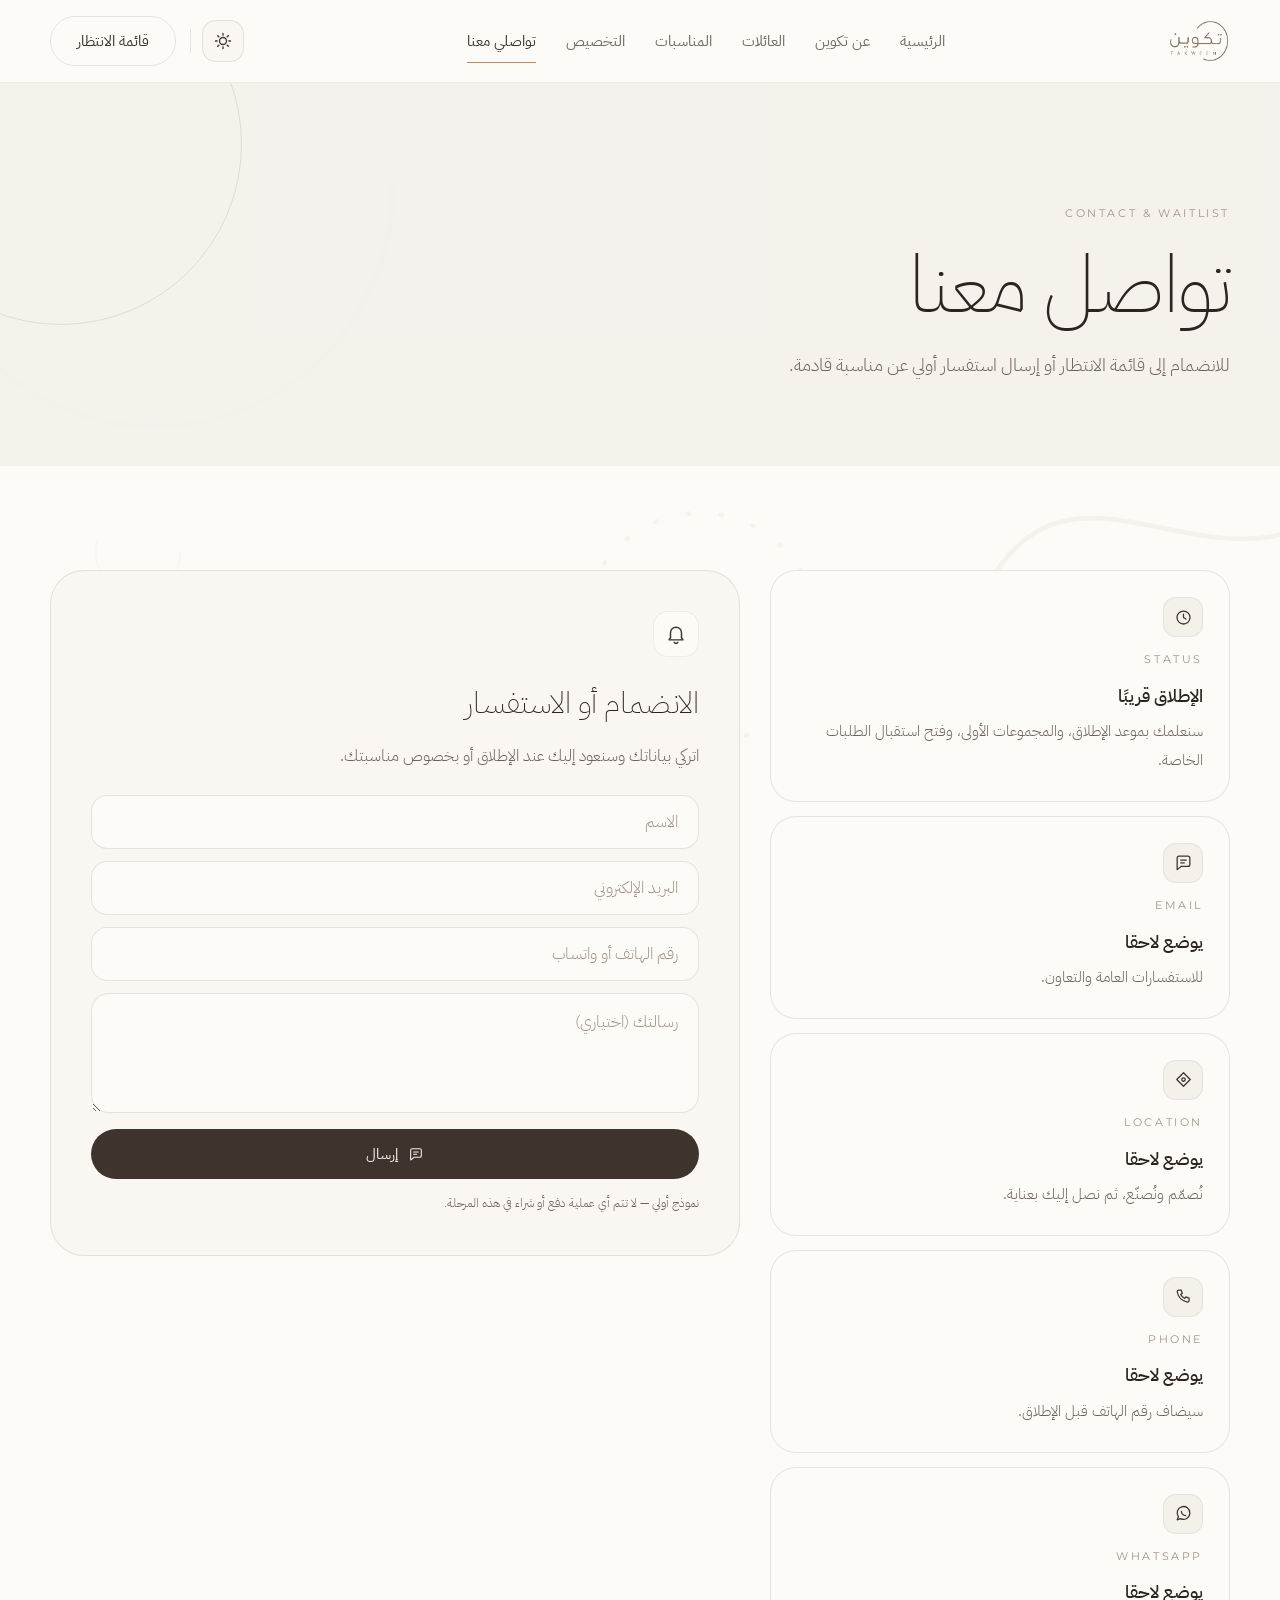
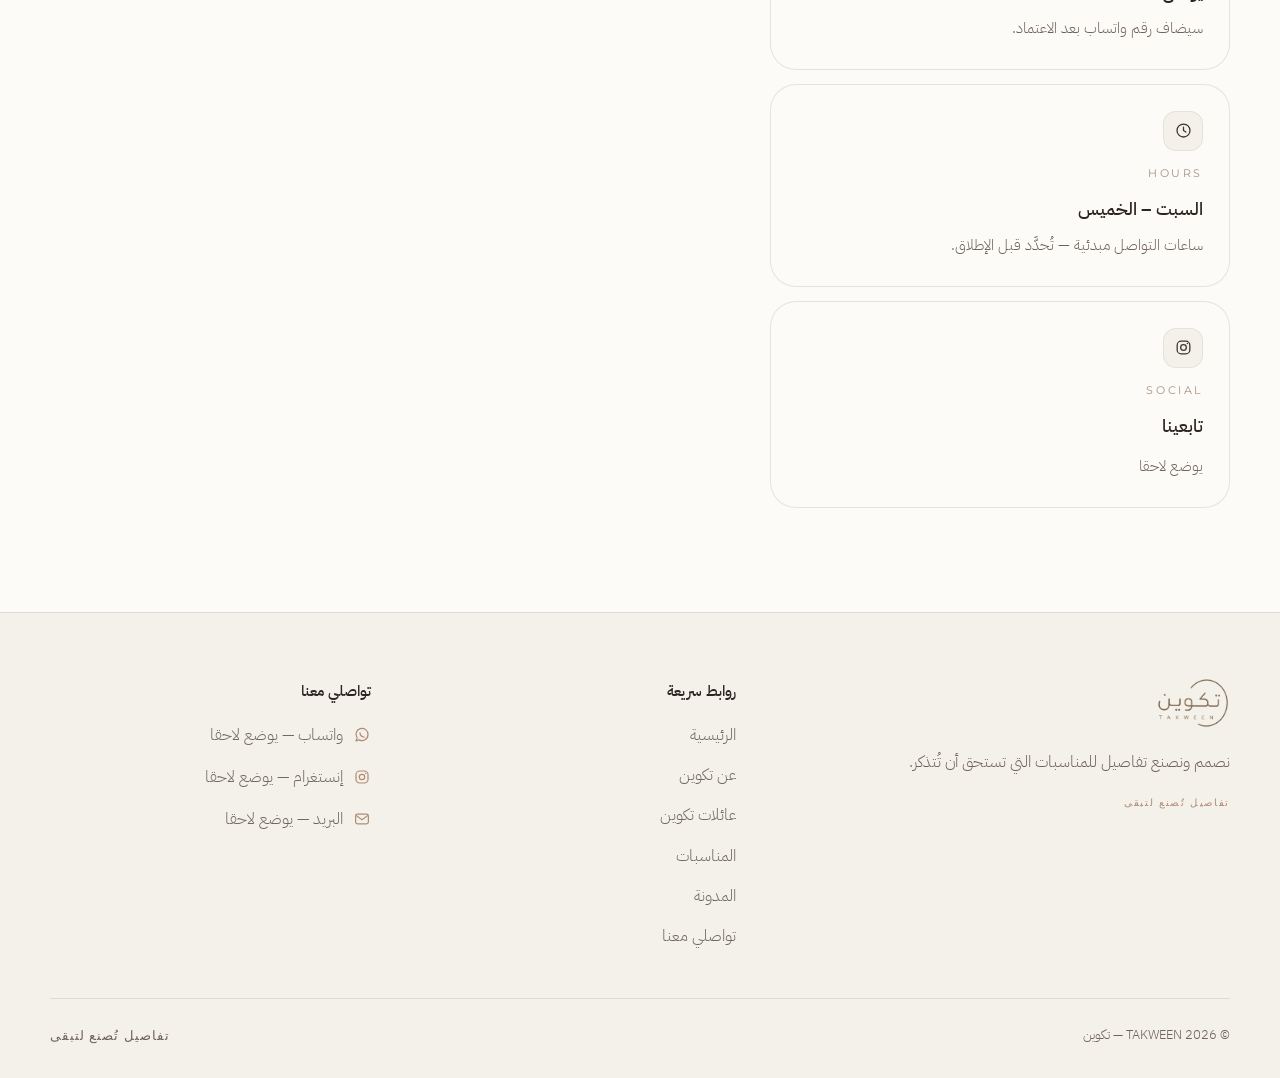
<file: contact.html>
<!doctype html>
<html lang="ar" dir="rtl">
<head>
<meta charset="utf-8">
<meta name="viewport" content="width=device-width,initial-scale=1">
<meta name="description" content="تواصلي معنا | تكوين TAKWEEN — للانضمام إلى قائمة الانتظار أو إرسال استفسار عن مناسبة قادمة.">
<title>تواصلي معنا | TAKWEEN</title>
<link rel="icon" href="assets/takween-logo.png">
<link rel="stylesheet" href="style.css">
</head>
<body>

<header class="site-header">
  <div class="container nav">
    <a class="brand" href="index.html" aria-label="تكوين TAKWEEN">
      <img src="assets/takween-logo.png" alt="تكوين TAKWEEN">
    </a>
    <nav class="nav-links">
      <a href="index.html">الرئيسية</a>
      <a href="about.html">عن تكوين</a>
      <a href="families.html">العائلات</a>
      <a href="occasions.html">المناسبات</a>
      <a href="personalization.html">التخصيص</a>
      <a class="active" href="contact.html">تواصلي معنا</a>
    </nav>
    <div class="nav-actions">
      <button class="icon-btn theme-btn" type="button" aria-label="التبديل بين الوضع النهاري والليلي"><svg viewBox="0 0 24 24" fill="none"><g class="tsun"><circle cx="12" cy="12" r="4.2" stroke="currentColor" stroke-width="1.6"/><path d="M12 3v2M12 19v2M3 12h2M19 12h2M5.6 5.6l1.4 1.4M17 17l1.4 1.4M18.4 5.6 17 7M7 17l-1.4 1.4" stroke="currentColor" stroke-width="1.6" stroke-linecap="round"/></g><path class="tmoon" d="M14.5 4.5a8 8 0 1 0 5 14.6 9 9 0 0 1-5-14.6Z" stroke="currentColor" stroke-width="1.6" stroke-linejoin="round"/></svg></button>
      <a class="btn ghost" href="contact.html">قائمة الانتظار</a>
      <button class="menu-btn" aria-label="فتح القائمة" aria-expanded="false">
        <svg width="20" height="20" viewBox="0 0 24 24" fill="none"><path d="M4 8h16M4 16h16" stroke="currentColor" stroke-width="1.6" stroke-linecap="round"/></svg>
      </button>
    </div>
  </div>
</header>
<div class="mobile-panel">
  <a href="index.html">الرئيسية</a>
  <a href="about.html">عن تكوين</a>
  <a href="families.html">العائلات</a>
  <a href="occasions.html">المناسبات</a>
  <a href="personalization.html">التخصيص</a>
  <a href="contact.html">تواصلي معنا</a>
  <a class="btn primary" href="contact.html">انضمي إلى قائمة الانتظار</a>
</div>

<main>

<section class="page-hero">
  <div class="container" data-reveal>
    <span class="eyebrow">CONTACT & WAITLIST</span>
    <h1>تواصل معنا</h1>
    <p>للانضمام إلى قائمة الانتظار أو إرسال استفسار أولي عن مناسبة قادمة.</p>
  </div>
</section>

<section class="section" style="overflow: visible">
  <div class="container contact-grid">
    <div class="contact-info" data-reveal>
      <div class="info-card">
        <span class="section-icon" aria-hidden="true"><svg viewBox="0 0 24 24" fill="none" stroke="currentColor" stroke-width="1.6" stroke-linecap="round" stroke-linejoin="round"><circle cx="12" cy="12" r="8.2"/><path d="M12 7.8V12l3 2"/></svg></span><span class="eyebrow">STATUS</span>
        <strong>الإطلاق قريبًا</strong>
        <p>سنعلمك بموعد الإطلاق، والمجموعات الأولى، وفتح استقبال الطلبات الخاصة.</p>
      </div>
      <div class="info-card">
        <span class="section-icon" aria-hidden="true"><svg viewBox="0 0 24 24" fill="none" stroke="currentColor" stroke-width="1.6" stroke-linecap="round" stroke-linejoin="round"><path d="M4 6.5A2.5 2.5 0 0 1 6.5 4h11A2.5 2.5 0 0 1 20 6.5v8a2.5 2.5 0 0 1-2.5 2.5H9l-5 4V6.5Z"/><path d="M8.5 9h7M8.5 12.5h4.5"/></svg></span><span class="eyebrow">EMAIL</span>
        <strong>يوضع لاحقا</strong>
        <p>للاستفسارات العامة والتعاون.</p>
      </div>
      <div class="info-card">
        <span class="section-icon" aria-hidden="true"><svg viewBox="0 0 24 24" fill="none" stroke="currentColor" stroke-width="1.6" stroke-linecap="round" stroke-linejoin="round"><path d="M12 3.5 20.5 12 12 20.5 3.5 12 12 3.5Z"/><circle cx="12" cy="12" r="2.2"/></svg></span><span class="eyebrow">LOCATION</span>
        <strong>يوضع لاحقا</strong>
        <p>نُصمّم ونُصنّع، ثم نصل إليك بعناية.</p>
      </div>
      <div class="info-card">
        <span class="section-icon" aria-hidden="true"><svg viewBox="0 0 24 24" fill="none" stroke="currentColor" stroke-width="1.6" stroke-linecap="round" stroke-linejoin="round" aria-hidden="true"><path d="M6 4h3l1.5 4-2 1.5a11 11 0 0 0 5 5l1.5-2 4 1.5v3a2 2 0 0 1-2 2A16 16 0 0 1 4 6a2 2 0 0 1 2-2Z"/></svg></span><span class="eyebrow">PHONE</span>
        <strong>يوضع لاحقا</strong>
        <p>سيضاف رقم الهاتف قبل الإطلاق.</p>
      </div>
      <div class="info-card">
        <span class="section-icon" aria-hidden="true"><svg viewBox="0 0 24 24" fill="none" stroke="currentColor" stroke-width="1.6" stroke-linecap="round" stroke-linejoin="round" aria-hidden="true"><path d="M20 11.5a8 8 0 0 1-11.8 7L4 20l1.6-4A8 8 0 1 1 20 11.5Z"/><path d="M9.3 9.2c.2 3 2.5 5.3 5.5 5.5"/></svg></span><span class="eyebrow">WHATSAPP</span>
        <strong>يوضع لاحقا</strong>
        <p>سيضاف رقم واتساب بعد الاعتماد.</p>
      </div>
      <div class="info-card">
        <span class="section-icon" aria-hidden="true"><svg viewBox="0 0 24 24" fill="none" stroke="currentColor" stroke-width="1.6" stroke-linecap="round" stroke-linejoin="round" aria-hidden="true"><circle cx="12" cy="12" r="8.2"/><path d="M12 7.8V12l3 2"/></svg></span><span class="eyebrow">HOURS</span>
        <strong>السبت – الخميس</strong>
        <p>ساعات التواصل مبدئية — تُحدَّد قبل الإطلاق.</p>
      </div>
      <div class="info-card">
        <span class="section-icon" aria-hidden="true"><svg viewBox="0 0 24 24" fill="none" stroke="currentColor" stroke-width="1.6" stroke-linecap="round" stroke-linejoin="round" aria-hidden="true"><rect x="4" y="4" width="16" height="16" rx="5"/><circle cx="12" cy="12" r="3.6"/><circle cx="17" cy="7" r="1" fill="currentColor" stroke="none"/></svg></span><span class="eyebrow">SOCIAL</span>
        <strong>تابعينا</strong>
        <p style="margin-top:8px;color:var(--muted)">يوضع لاحقا</p>
      </div>
    </div>
    <div class="contact-form-card" data-reveal>
      <span class="section-icon" aria-hidden="true"><svg viewBox="0 0 24 24" fill="none" stroke="currentColor" stroke-width="1.6" stroke-linecap="round" stroke-linejoin="round"><path d="M6 16v-5.4A6 6 0 0 1 12 4.6a6 6 0 0 1 6 6V16l1.6 2.4H4.4L6 16Z"/><path d="M10 21a2.2 2.2 0 0 0 4 0"/></svg></span><h2>الانضمام أو الاستفسار</h2>
      <p>اتركي بياناتك وسنعود إليك عند الإطلاق أو بخصوص مناسبتك.</p>
      <form class="form light-form" data-demo>
        <input class="field" required placeholder="الاسم" aria-label="الاسم">
        <input class="field" type="email" required placeholder="البريد الإلكتروني" aria-label="البريد الإلكتروني">
        <input class="field" placeholder="رقم الهاتف أو واتساب" aria-label="رقم الهاتف أو واتساب">
        <textarea class="field" placeholder="رسالتك (اختياري)" aria-label="رسالتك"></textarea>
        <button class="btn primary" type="submit"><svg class="btn-ic" viewBox="0 0 24 24" fill="none" stroke="currentColor" stroke-width="1.6" stroke-linecap="round" stroke-linejoin="round"><path d="M4 6.5A2.5 2.5 0 0 1 6.5 4h11A2.5 2.5 0 0 1 20 6.5v8a2.5 2.5 0 0 1-2.5 2.5H9l-5 4V6.5Z"/><path d="M8.5 9h7M8.5 12.5h4.5"/></svg><span>إرسال</span></button>
        <p class="form-note">نموذج أولي — لا تتم أي عملية دفع أو شراء في هذه المرحلة.</p>
      </form>
    </div>
  </div>
</section>

</main>

<footer class="site-footer">
  <div class="container">
    <div class="footer-grid">

      <div class="footer-brand">
        <img src="assets/takween-logo.png" alt="تكوين TAKWEEN">
        <p>نصمم ونصنع تفاصيل للمناسبات التي تستحق أن تُتذكر.</p>
        <div class="brand-tag">تفاصيل تُصنع لتبقى</div>
      </div>

      <div>
        <div class="footer-title">روابط سريعة</div>
        <div class="footer-links">
          <a href="index.html">الرئيسية</a>
          <a href="about.html">عن تكوين</a>
          <a href="families.html">عائلات تكوين</a>
          <a href="occasions.html">المناسبات</a>
          <a href="blog.html">المدونة</a>
          <a href="contact.html">تواصلي معنا</a>
        </div>
      </div>

      <div>
        <div class="footer-title">تواصلي معنا</div>
        <div class="footer-contact">
          <span><svg viewBox="0 0 24 24" fill="none" stroke="currentColor" stroke-width="1.6" stroke-linecap="round" stroke-linejoin="round" aria-hidden="true"><path d="M20 11.5a8 8 0 0 1-11.8 7L4 20l1.6-4A8 8 0 1 1 20 11.5Z"/><path d="M9.3 9.2c.2 3 2.5 5.3 5.5 5.5"/></svg><span>واتساب — يوضع لاحقا</span></span>
          <span><svg viewBox="0 0 24 24" fill="none" stroke="currentColor" stroke-width="1.6" stroke-linecap="round" stroke-linejoin="round" aria-hidden="true"><rect x="4" y="4" width="16" height="16" rx="5"/><circle cx="12" cy="12" r="3.6"/><circle cx="17" cy="7" r="1" fill="currentColor" stroke="none"/></svg><span>إنستغرام — يوضع لاحقا</span></span>
          <span><svg viewBox="0 0 24 24" fill="none" stroke="currentColor" stroke-width="1.6" stroke-linecap="round" stroke-linejoin="round" aria-hidden="true"><rect x="3.5" y="5.5" width="17" height="13" rx="2.5"/><path d="M4.5 7.5 12 13l7.5-5.5"/></svg><span>البريد — يوضع لاحقا</span></span>
        </div>
      </div>

    </div>

    <div class="footer-bottom">
      <span>© 2026 TAKWEEN — تكوين</span>
      <span class="latin">تفاصيل تُصنع لتبقى</span>
    </div>
  </div>
</footer>

<script src="script.js"></script>
</body>
</html>
</file>
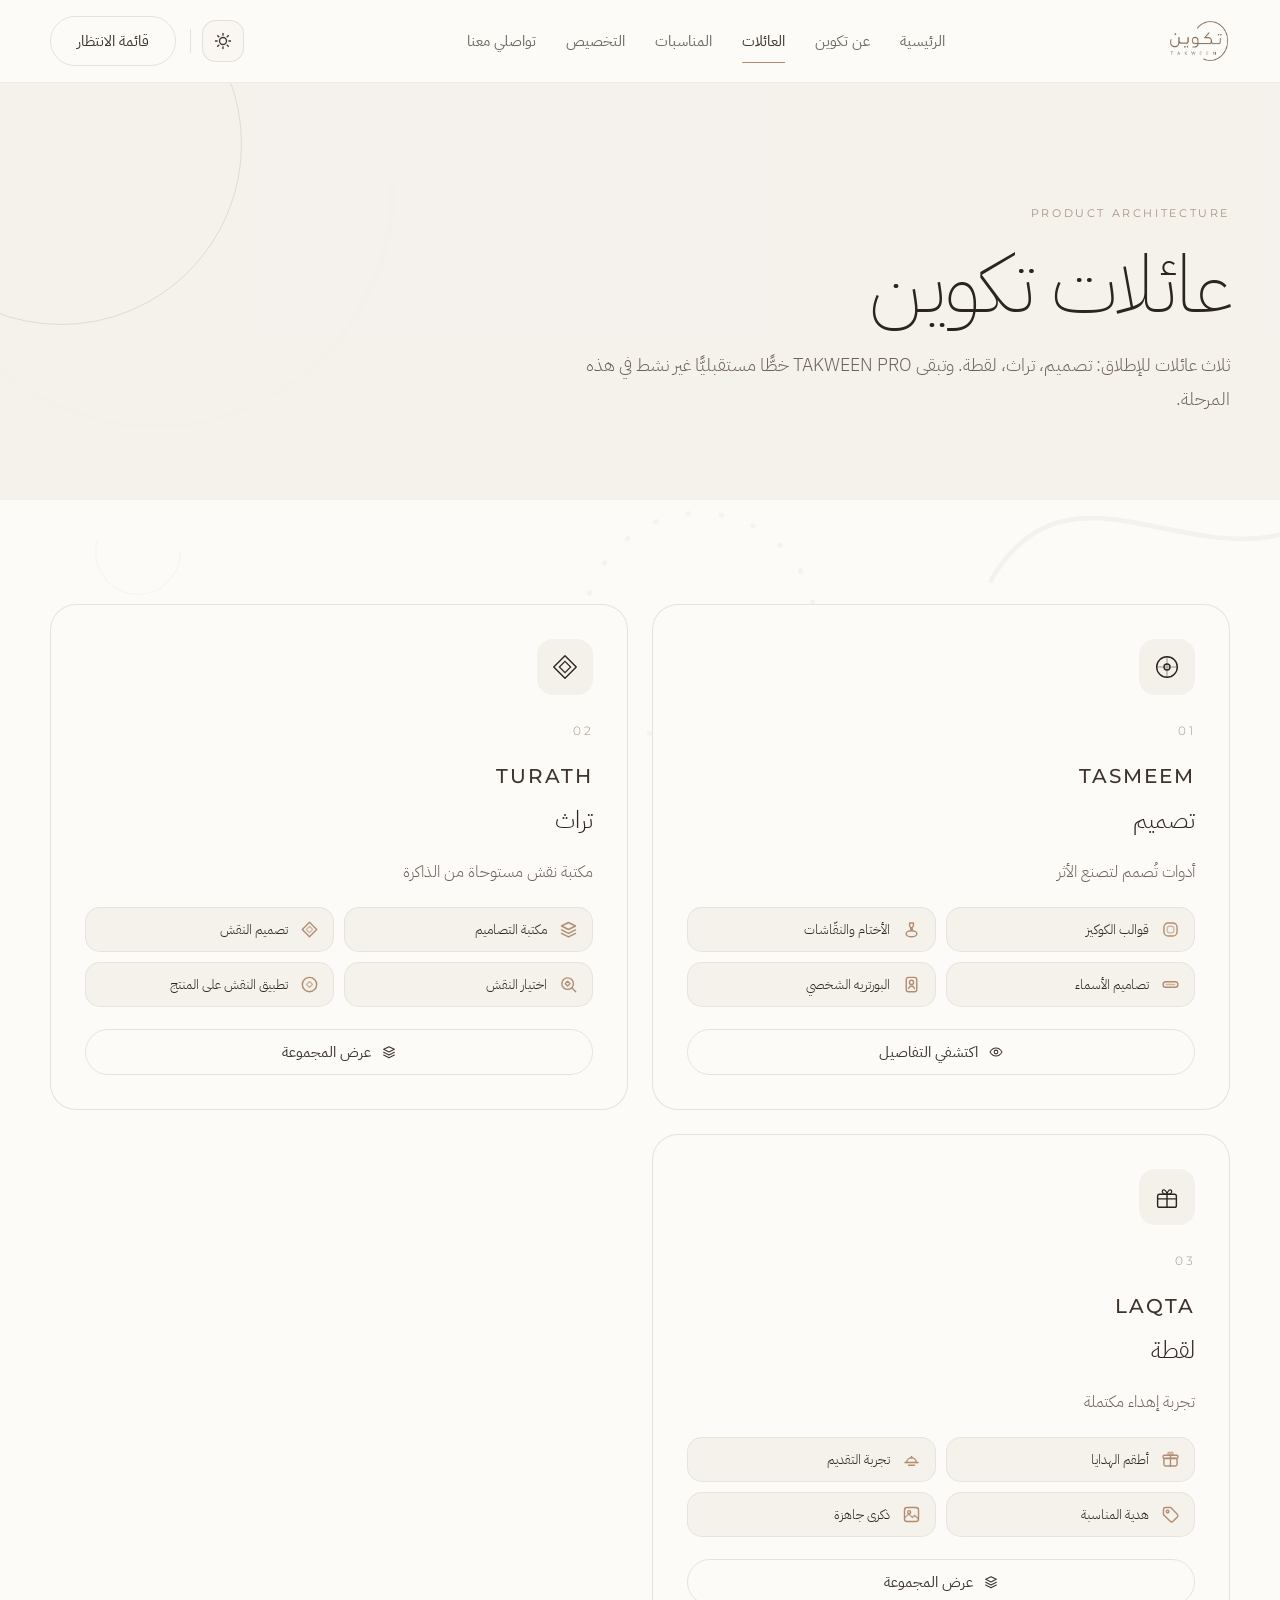
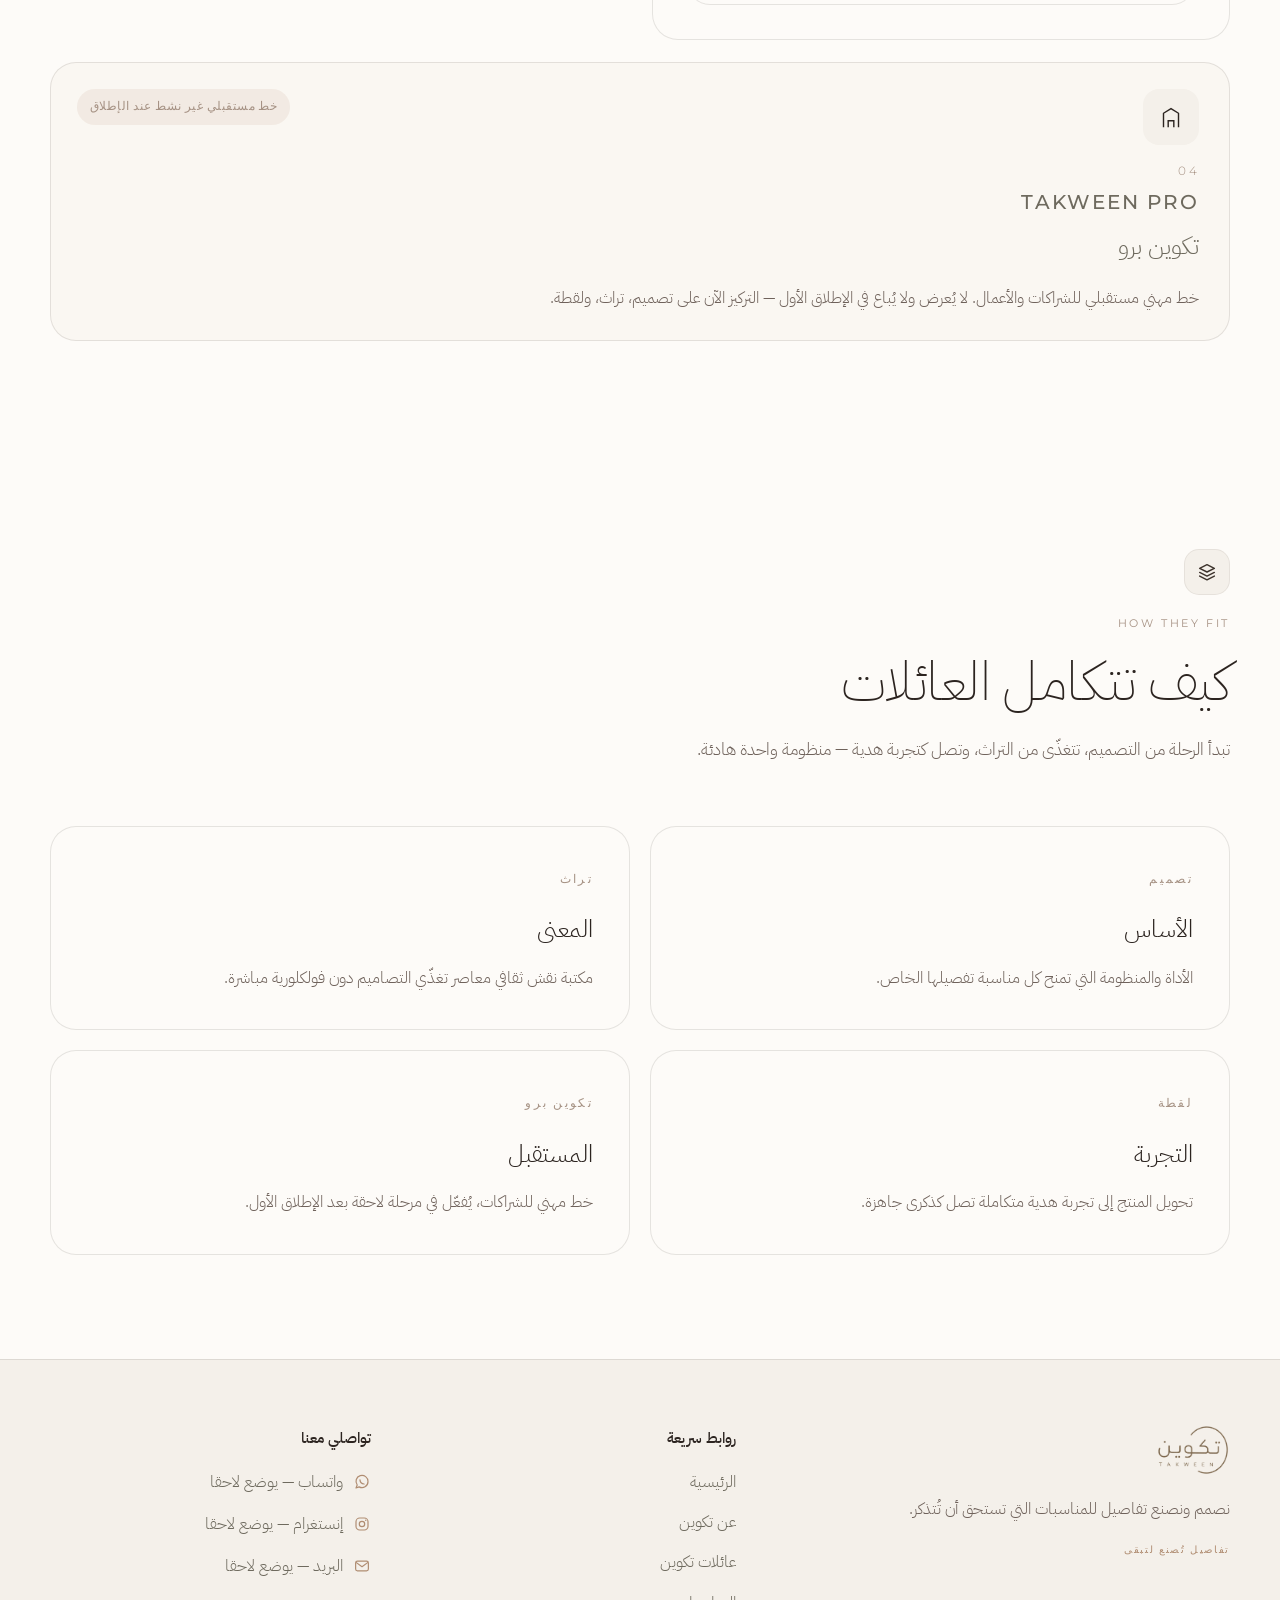
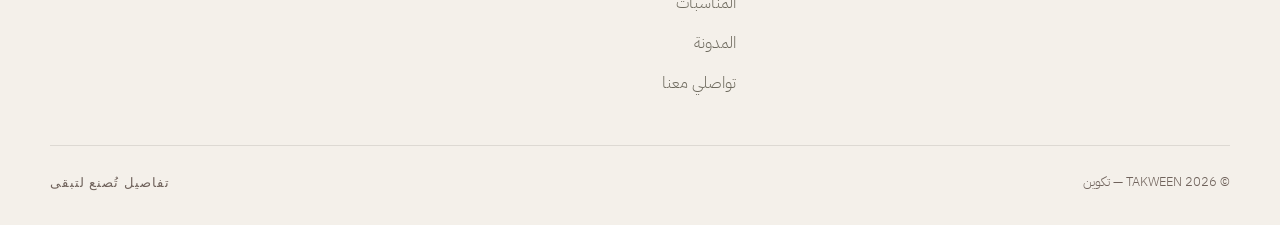
<file: families.html>
<!doctype html>
<html lang="ar" dir="rtl">
<head>
<meta charset="utf-8">
<meta name="viewport" content="width=device-width,initial-scale=1">
<meta name="description" content="عائلات تكوين TAKWEEN — ثلاث عائلات للإطلاق: تصميم، تراث، لقطة. مع خط تكوين برو المستقبلي غير النشط.">
<title>عائلات تكوين | TAKWEEN</title>
<link rel="icon" href="assets/takween-logo.png">
<link rel="stylesheet" href="style.css">
</head>
<body>

<header class="site-header">
  <div class="container nav">
    <a class="brand" href="index.html" aria-label="تكوين TAKWEEN">
      <img src="assets/takween-logo.png" alt="تكوين TAKWEEN">
    </a>
    <nav class="nav-links">
      <a href="index.html">الرئيسية</a>
      <a href="about.html">عن تكوين</a>
      <a class="active" href="families.html">العائلات</a>
      <a href="occasions.html">المناسبات</a>
      <a href="personalization.html">التخصيص</a>
      <a href="contact.html">تواصلي معنا</a>
    </nav>
    <div class="nav-actions">
      <button class="icon-btn theme-btn" type="button" aria-label="التبديل بين الوضع النهاري والليلي"><svg viewBox="0 0 24 24" fill="none"><g class="tsun"><circle cx="12" cy="12" r="4.2" stroke="currentColor" stroke-width="1.6"/><path d="M12 3v2M12 19v2M3 12h2M19 12h2M5.6 5.6l1.4 1.4M17 17l1.4 1.4M18.4 5.6 17 7M7 17l-1.4 1.4" stroke="currentColor" stroke-width="1.6" stroke-linecap="round"/></g><path class="tmoon" d="M14.5 4.5a8 8 0 1 0 5 14.6 9 9 0 0 1-5-14.6Z" stroke="currentColor" stroke-width="1.6" stroke-linejoin="round"/></svg></button>
      <a class="btn ghost" href="contact.html">قائمة الانتظار</a>
      <button class="menu-btn" aria-label="فتح القائمة" aria-expanded="false">
        <svg width="20" height="20" viewBox="0 0 24 24" fill="none"><path d="M4 8h16M4 16h16" stroke="currentColor" stroke-width="1.6" stroke-linecap="round"/></svg>
      </button>
    </div>
  </div>
</header>
<div class="mobile-panel">
  <a href="index.html">الرئيسية</a>
  <a href="about.html">عن تكوين</a>
  <a href="families.html">العائلات</a>
  <a href="occasions.html">المناسبات</a>
  <a href="personalization.html">التخصيص</a>
  <a href="contact.html">تواصلي معنا</a>
  <a class="btn primary" href="contact.html">انضمي إلى قائمة الانتظار</a>
</div>

<main>

<section class="page-hero">
  <div class="container" data-reveal>
    <span class="eyebrow">PRODUCT ARCHITECTURE</span>
    <h1>عائلات تكوين</h1>
    <p>ثلاث عائلات للإطلاق: تصميم، تراث، لقطة. وتبقى TAKWEEN PRO خطًّا مستقبليًّا غير نشط في هذه المرحلة.</p>
  </div>
</section>

<section class="section">
  <div class="container">
    <div class="family-grid detailed" data-reveal>
      <article class="family-card">
        <div class="family-glyph"><svg viewBox="0 0 32 32" fill="none"><circle cx="16" cy="16" r="11" stroke="currentColor" stroke-width="1.5"/><path d="M16 5v22M5 16h22" stroke="currentColor" stroke-width="1.1" opacity=".45"/><circle cx="16" cy="16" r="3.2" stroke="currentColor" stroke-width="1.5"/></svg></div>
        <span class="num">01</span>
        <h3>TASMEEM</h3><h4>تصميم</h4>
        <p>أدوات تُصمم لتصنع الأثر</p>
        <div class="family-items">
          <div class="family-item"><svg viewBox="0 0 24 24" fill="none" stroke="currentColor" stroke-width="1.6" stroke-linecap="round" stroke-linejoin="round" aria-hidden="true"><rect x="4.5" y="4.5" width="15" height="15" rx="5"/><rect x="8.2" y="8.2" width="7.6" height="7.6" rx="2.6" opacity=".55"/></svg><span>قوالب الكوكيز</span></div>
          <div class="family-item"><svg viewBox="0 0 24 24" fill="none" stroke="currentColor" stroke-width="1.6" stroke-linecap="round" stroke-linejoin="round" aria-hidden="true"><path d="M9.8 4.5h4.4v3a2.6 2.6 0 0 1-1 2l-.6.5h-1.2l-.6-.5a2.6 2.6 0 0 1-1-2v-3Z"/><path d="M11.2 10.5v2h1.6v-2"/><ellipse cx="12" cy="16.8" rx="6.2" ry="3.4"/></svg><span>الأختام والنقّاشات</span></div>
          <div class="family-item"><svg viewBox="0 0 24 24" fill="none" stroke="currentColor" stroke-width="1.6" stroke-linecap="round" stroke-linejoin="round" aria-hidden="true"><rect x="3.5" y="8.8" width="17" height="6.4" rx="3.2"/><path d="M7 12c.9-1.3 1.6 1.3 2.5 0s1.6 1.3 2.5 0 1.6 1.3 2.5 0 1.4 1.3 2.2 0" opacity=".6"/></svg><span>تصاميم الأسماء</span></div>
          <div class="family-item"><svg viewBox="0 0 24 24" fill="none" stroke="currentColor" stroke-width="1.6" stroke-linecap="round" stroke-linejoin="round" aria-hidden="true"><rect x="6" y="3.8" width="12" height="16.4" rx="2.6"/><circle cx="12" cy="9.6" r="2.4"/><path d="M8.6 16.6c.7-1.9 1.9-2.9 3.4-2.9s2.7 1 3.4 2.9"/></svg><span>البورتريه الشخصي</span></div>
        </div>
        <a class="btn ghost" href="personalization.html"><svg class="btn-ic" viewBox="0 0 24 24" fill="none" stroke="currentColor" stroke-width="1.6" stroke-linecap="round" stroke-linejoin="round"><path d="M3 12s3.5-6 9-6 9 6 9 6-3.5 6-9 6-9-6-9-6Z"/><circle cx="12" cy="12" r="2.8"/></svg><span>اكتشفي التفاصيل</span></a>
      </article>
      <article class="family-card">
        <div class="family-glyph"><svg viewBox="0 0 32 32" fill="none"><path d="M16 4l12 12-12 12L4 16 16 4Z" stroke="currentColor" stroke-width="1.5" stroke-linejoin="round"/><path d="M16 10l6 6-6 6-6-6 6-6Z" stroke="currentColor" stroke-width="1.3"/></svg></div>
        <span class="num">02</span>
        <h3>TURATH</h3><h4>تراث</h4>
        <p>مكتبة نقش مستوحاة من الذاكرة</p>
        <div class="family-items">
          <div class="family-item"><svg viewBox="0 0 24 24" fill="none" stroke="currentColor" stroke-width="1.6" stroke-linecap="round" stroke-linejoin="round" aria-hidden="true"><path d="M4 8l8-4 8 4-8 4-8-4Z"/><path d="M4 12.5l8 4 8-4"/><path d="M4 16.5l8 4 8-4"/></svg><span>مكتبة التصاميم</span></div>
          <div class="family-item"><svg viewBox="0 0 24 24" fill="none" stroke="currentColor" stroke-width="1.6" stroke-linecap="round" stroke-linejoin="round" aria-hidden="true"><path d="M12 3.8 20.2 12 12 20.2 3.8 12 12 3.8Z"/><path d="M12 8.4l3.6 3.6-3.6 3.6L8.4 12 12 8.4Z" opacity=".55"/></svg><span>تصميم النقش</span></div>
          <div class="family-item"><svg viewBox="0 0 24 24" fill="none" stroke="currentColor" stroke-width="1.6" stroke-linecap="round" stroke-linejoin="round" aria-hidden="true"><circle cx="11" cy="11" r="6.6"/><path d="M11 8.2l2.8 2.8-2.8 2.8-2.8-2.8L11 8.2Z"/><path d="M16 16l4.2 4.2"/></svg><span>اختيار النقش</span></div>
          <div class="family-item"><svg viewBox="0 0 24 24" fill="none" stroke="currentColor" stroke-width="1.6" stroke-linecap="round" stroke-linejoin="round" aria-hidden="true"><circle cx="12" cy="12" r="8.2"/><path d="M12 8.6l3.4 3.4-3.4 3.4-3.4-3.4L12 8.6Z" opacity=".6"/></svg><span>تطبيق النقش على المنتج</span></div>
        </div>
        <a class="btn ghost" href="occasions.html"><svg class="btn-ic" viewBox="0 0 24 24" fill="none" stroke="currentColor" stroke-width="1.6" stroke-linecap="round" stroke-linejoin="round"><path d="M4 8l8-4 8 4-8 4-8-4Z"/><path d="M4 12.5l8 4 8-4"/><path d="M4 16.5l8 4 8-4"/></svg><span>عرض المجموعة</span></a>
      </article>
      <article class="family-card">
        <div class="family-glyph"><svg viewBox="0 0 32 32" fill="none"><rect x="6" y="13" width="20" height="14" rx="2" stroke="currentColor" stroke-width="1.5"/><path d="M6 18h20M16 13v14" stroke="currentColor" stroke-width="1.5"/><path d="M16 13c-3 0-5-1-5-3s2-2 3-1 2 2 2 4Zm0 0c3 0 5-1 5-3s-2-2-3-1-2 2-2 4Z" stroke="currentColor" stroke-width="1.3"/></svg></div>
        <span class="num">03</span>
        <h3>LAQTA</h3><h4>لقطة</h4>
        <p>تجربة إهداء مكتملة</p>
        <div class="family-items">
          <div class="family-item"><svg viewBox="0 0 24 24" fill="none" stroke="currentColor" stroke-width="1.6" stroke-linecap="round" stroke-linejoin="round" aria-hidden="true"><rect x="4.5" y="10.5" width="15" height="9" rx="2"/><rect x="3.5" y="7.2" width="17" height="3.6" rx="1.5"/><path d="M12 7.2v12.3"/><path d="M12 7c-1.7 0-3-.7-3-1.9S10.5 3.2 11.2 4s.8 1.8.8 3Zm0 0c1.7 0 3-.7 3-1.9S13.5 3.2 12.8 4s-.8 1.8-.8 3Z" opacity=".7"/></svg><span>أطقم الهدايا</span></div>
          <div class="family-item"><svg viewBox="0 0 24 24" fill="none" stroke="currentColor" stroke-width="1.6" stroke-linecap="round" stroke-linejoin="round" aria-hidden="true"><path d="M4.5 15.5h15"/><path d="M6.5 15.5a5.5 5.5 0 0 1 11 0"/><path d="M12 10V8.6"/><path d="M8.5 18.5h7"/></svg><span>تجربة التقديم</span></div>
          <div class="family-item"><svg viewBox="0 0 24 24" fill="none" stroke="currentColor" stroke-width="1.6" stroke-linecap="round" stroke-linejoin="round" aria-hidden="true"><path d="M4 12.2V6.5A2.5 2.5 0 0 1 6.5 4h5.7l7.6 7.6a2.3 2.3 0 0 1 0 3.2l-4.9 4.9a2.3 2.3 0 0 1-3.2 0L4 12.2Z"/><circle cx="8.7" cy="8.7" r="1.5"/></svg><span>هدية المناسبة</span></div>
          <div class="family-item"><svg viewBox="0 0 24 24" fill="none" stroke="currentColor" stroke-width="1.6" stroke-linecap="round" stroke-linejoin="round" aria-hidden="true"><rect x="4" y="4" width="16" height="16" rx="3"/><circle cx="9.3" cy="9.3" r="1.7"/><path d="M4.5 15.5 9 11.5l4 4 2.6-2.6 3.9 3.9" opacity=".8"/></svg><span>ذكرى جاهزة</span></div>
        </div>
        <a class="btn ghost" href="occasions.html"><svg class="btn-ic" viewBox="0 0 24 24" fill="none" stroke="currentColor" stroke-width="1.6" stroke-linecap="round" stroke-linejoin="round"><path d="M4 8l8-4 8 4-8 4-8-4Z"/><path d="M4 12.5l8 4 8-4"/><path d="M4 16.5l8 4 8-4"/></svg><span>عرض المجموعة</span></a>
      </article>
    </div>
    <!-- TAKWEEN PRO — future line: NOT an active launch family, intentionally lower priority -->
    <div class="pro-future" data-reveal>
      <article class="family-card locked">
        <span class="badge">خط مستقبلي غير نشط عند الإطلاق</span>
        <div class="family-glyph"><svg viewBox="0 0 32 32" fill="none"><path d="M8 27V12l8-5 8 5v15" stroke="currentColor" stroke-width="1.5" stroke-linejoin="round"/><path d="M13 27v-7h6v7" stroke="currentColor" stroke-width="1.5"/></svg></div>
        <span class="num">04</span>
        <h3>TAKWEEN PRO</h3><h4>تكوين برو</h4>
        <p>خط مهني مستقبلي للشراكات والأعمال. لا يُعرض ولا يُباع في الإطلاق الأول — التركيز الآن على تصميم، تراث، ولقطة.</p>
      </article>
    </div>
  </div>
</section>

<section class="section">
  <div class="container">
    <div class="section-head" data-reveal>
      <span class="section-icon" aria-hidden="true"><svg viewBox="0 0 24 24" fill="none" stroke="currentColor" stroke-width="1.6" stroke-linecap="round" stroke-linejoin="round"><path d="M4 8l8-4 8 4-8 4-8-4Z"/><path d="M4 12.5l8 4 8-4"/><path d="M4 16.5l8 4 8-4"/></svg></span><span class="eyebrow">HOW THEY FIT</span>
      <h2>كيف تتكامل العائلات</h2>
      <p>تبدأ الرحلة من التصميم، تتغذّى من التراث، وتصل كتجربة هدية — منظومة واحدة هادئة.</p>
    </div>
    <div class="content-grid" data-reveal>
      <div class="content-card"><span class="content-num">تصميم</span><h3>الأساس</h3><p>الأداة والمنظومة التي تمنح كل مناسبة تفصيلها الخاص.</p></div>
      <div class="content-card"><span class="content-num">تراث</span><h3>المعنى</h3><p>مكتبة نقش ثقافي معاصر تغذّي التصاميم دون فولكلورية مباشرة.</p></div>
      <div class="content-card"><span class="content-num">لقطة</span><h3>التجربة</h3><p>تحويل المنتج إلى تجربة هدية متكاملة تصل كذكرى جاهزة.</p></div>
      <div class="content-card"><span class="content-num">تكوين برو</span><h3>المستقبل</h3><p>خط مهني للشراكات، يُفعّل في مرحلة لاحقة بعد الإطلاق الأول.</p></div>
    </div>
  </div>
</section>

</main>

<footer class="site-footer">
  <div class="container">
    <div class="footer-grid">

      <div class="footer-brand">
        <img src="assets/takween-logo.png" alt="تكوين TAKWEEN">
        <p>نصمم ونصنع تفاصيل للمناسبات التي تستحق أن تُتذكر.</p>
        <div class="brand-tag">تفاصيل تُصنع لتبقى</div>
      </div>

      <div>
        <div class="footer-title">روابط سريعة</div>
        <div class="footer-links">
          <a href="index.html">الرئيسية</a>
          <a href="about.html">عن تكوين</a>
          <a href="families.html">عائلات تكوين</a>
          <a href="occasions.html">المناسبات</a>
          <a href="blog.html">المدونة</a>
          <a href="contact.html">تواصلي معنا</a>
        </div>
      </div>

      <div>
        <div class="footer-title">تواصلي معنا</div>
        <div class="footer-contact">
          <span><svg viewBox="0 0 24 24" fill="none" stroke="currentColor" stroke-width="1.6" stroke-linecap="round" stroke-linejoin="round" aria-hidden="true"><path d="M20 11.5a8 8 0 0 1-11.8 7L4 20l1.6-4A8 8 0 1 1 20 11.5Z"/><path d="M9.3 9.2c.2 3 2.5 5.3 5.5 5.5"/></svg><span>واتساب — يوضع لاحقا</span></span>
          <span><svg viewBox="0 0 24 24" fill="none" stroke="currentColor" stroke-width="1.6" stroke-linecap="round" stroke-linejoin="round" aria-hidden="true"><rect x="4" y="4" width="16" height="16" rx="5"/><circle cx="12" cy="12" r="3.6"/><circle cx="17" cy="7" r="1" fill="currentColor" stroke="none"/></svg><span>إنستغرام — يوضع لاحقا</span></span>
          <span><svg viewBox="0 0 24 24" fill="none" stroke="currentColor" stroke-width="1.6" stroke-linecap="round" stroke-linejoin="round" aria-hidden="true"><rect x="3.5" y="5.5" width="17" height="13" rx="2.5"/><path d="M4.5 7.5 12 13l7.5-5.5"/></svg><span>البريد — يوضع لاحقا</span></span>
        </div>
      </div>

    </div>

    <div class="footer-bottom">
      <span>© 2026 TAKWEEN — تكوين</span>
      <span class="latin">تفاصيل تُصنع لتبقى</span>
    </div>
  </div>
</footer>

<script src="script.js"></script>
</body>
</html>
</file>
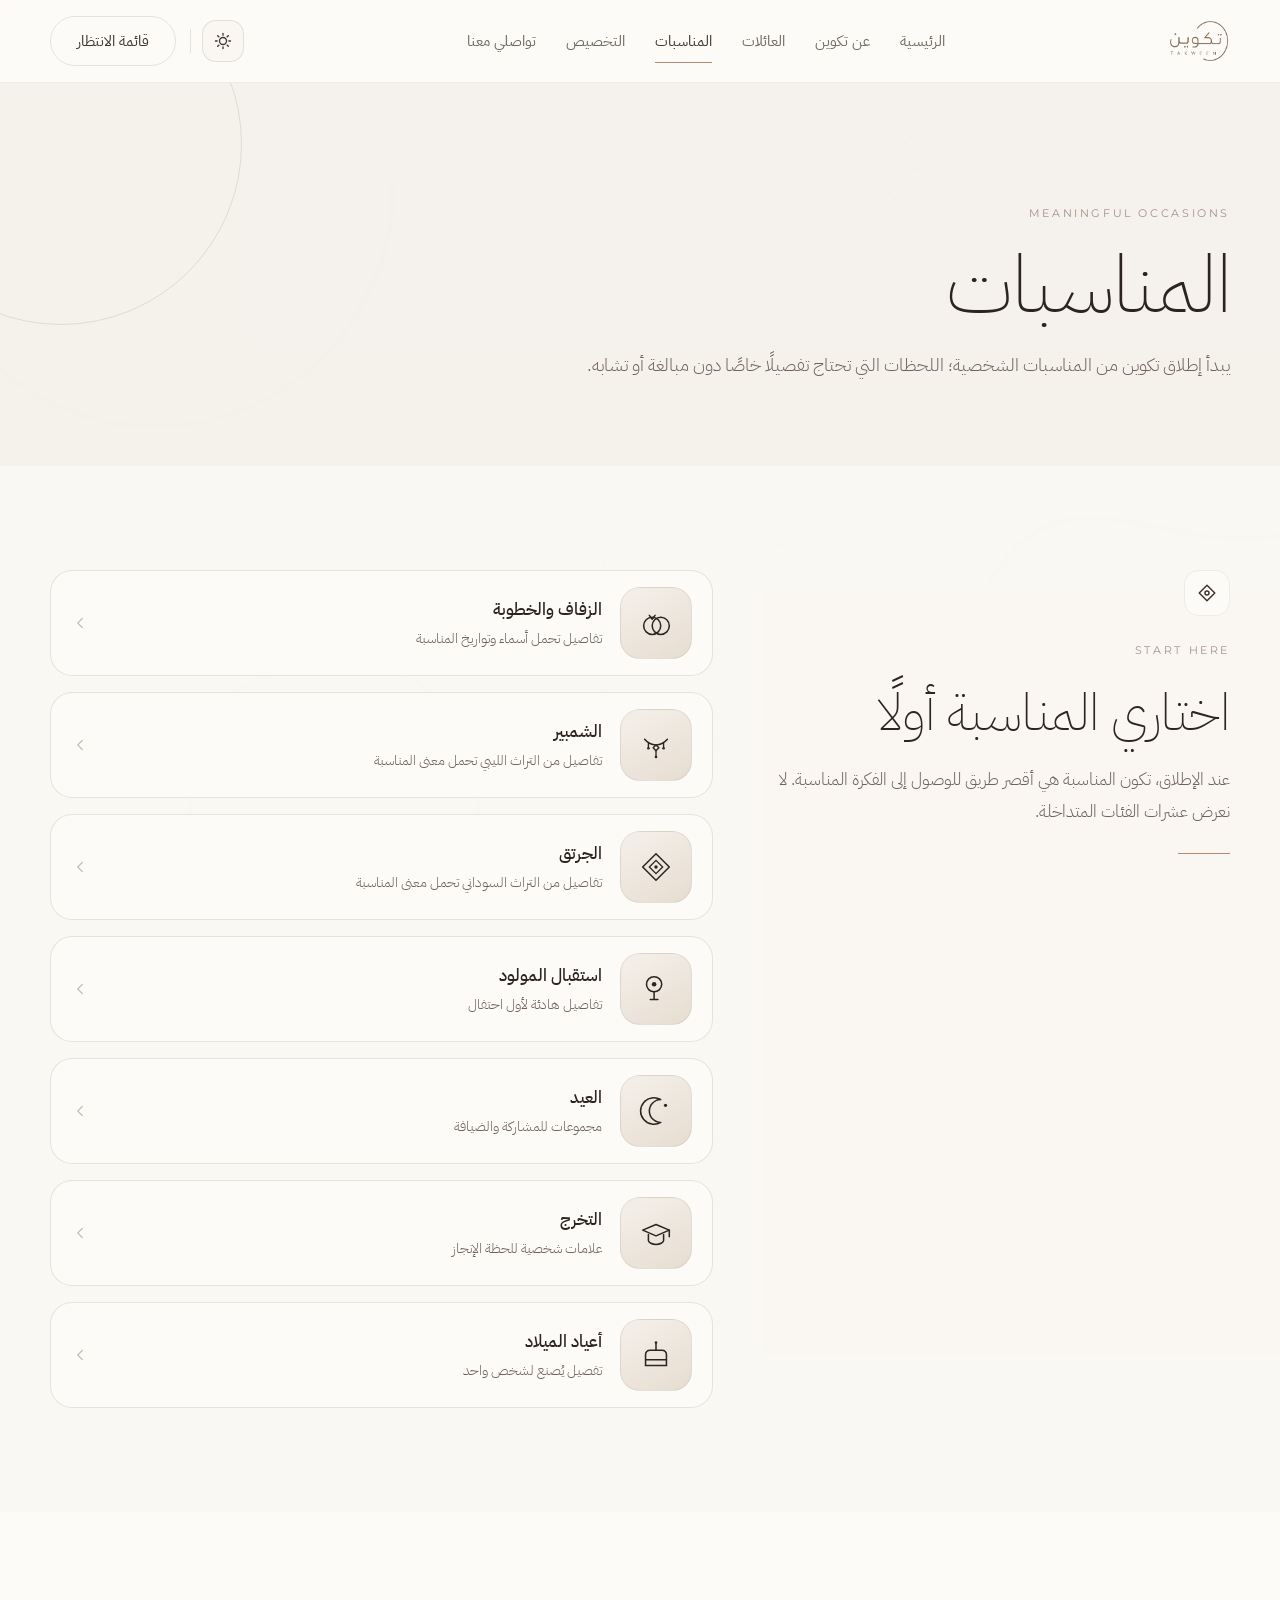
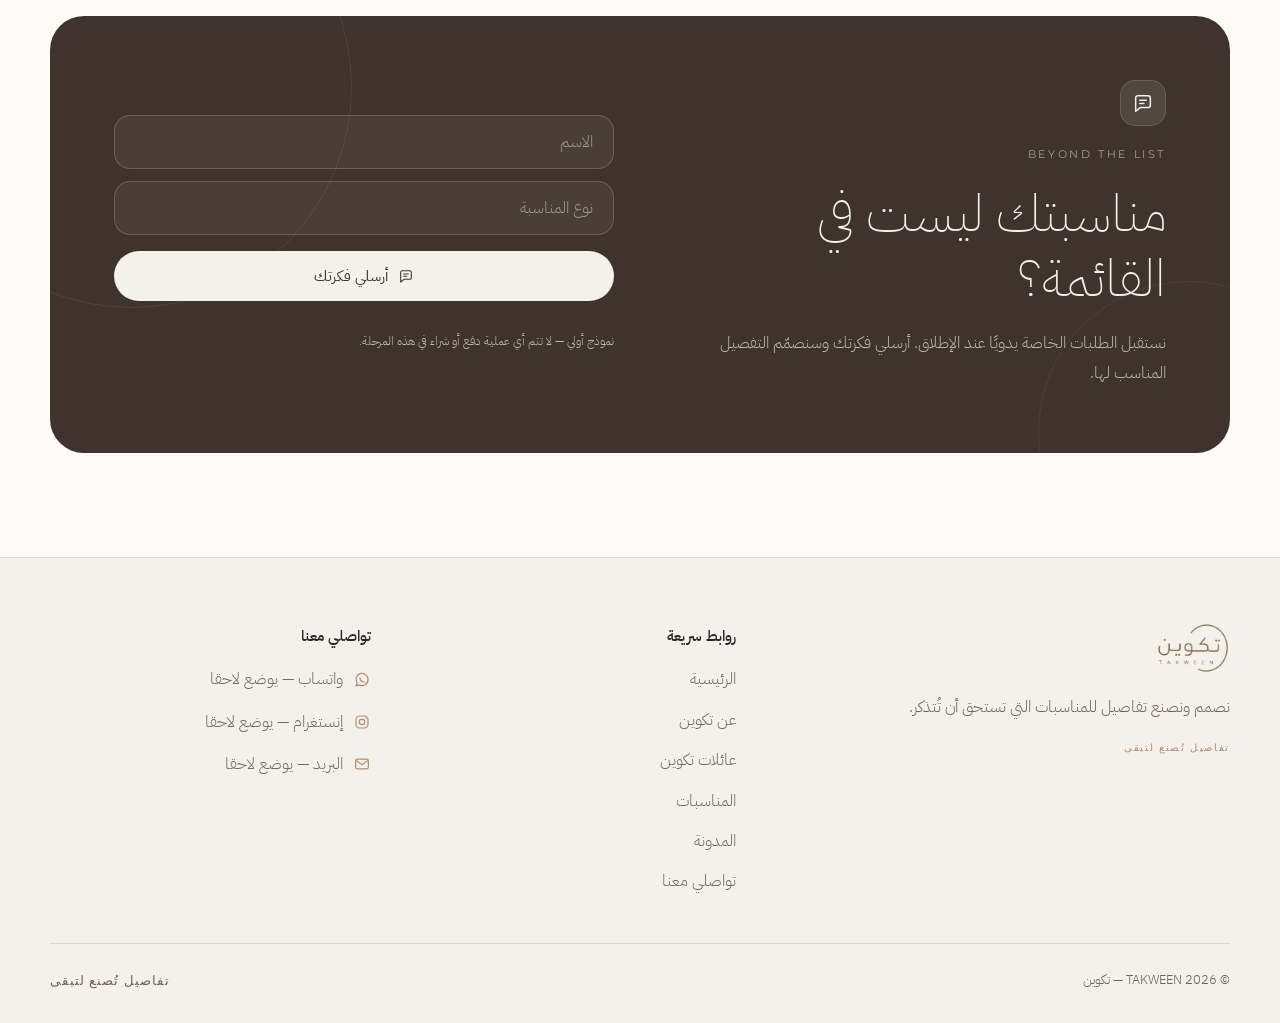
<file: occasions.html>
<!doctype html>
<html lang="ar" dir="rtl">
<head>
<meta charset="utf-8">
<meta name="viewport" content="width=device-width,initial-scale=1">
<meta name="description" content="المناسبات | تكوين TAKWEEN — يبدأ الإطلاق من المناسبات الشخصية التي تحتاج تفصيلًا خاصًا.">
<title>المناسبات | TAKWEEN</title>
<link rel="icon" href="assets/takween-logo.png">
<link rel="stylesheet" href="style.css">
</head>
<body>

<header class="site-header">
  <div class="container nav">
    <a class="brand" href="index.html" aria-label="تكوين TAKWEEN">
      <img src="assets/takween-logo.png" alt="تكوين TAKWEEN">
    </a>
    <nav class="nav-links">
      <a href="index.html">الرئيسية</a>
      <a href="about.html">عن تكوين</a>
      <a href="families.html">العائلات</a>
      <a class="active" href="occasions.html">المناسبات</a>
      <a href="personalization.html">التخصيص</a>
      <a href="contact.html">تواصلي معنا</a>
    </nav>
    <div class="nav-actions">
      <button class="icon-btn theme-btn" type="button" aria-label="التبديل بين الوضع النهاري والليلي"><svg viewBox="0 0 24 24" fill="none"><g class="tsun"><circle cx="12" cy="12" r="4.2" stroke="currentColor" stroke-width="1.6"/><path d="M12 3v2M12 19v2M3 12h2M19 12h2M5.6 5.6l1.4 1.4M17 17l1.4 1.4M18.4 5.6 17 7M7 17l-1.4 1.4" stroke="currentColor" stroke-width="1.6" stroke-linecap="round"/></g><path class="tmoon" d="M14.5 4.5a8 8 0 1 0 5 14.6 9 9 0 0 1-5-14.6Z" stroke="currentColor" stroke-width="1.6" stroke-linejoin="round"/></svg></button>
      <a class="btn ghost" href="contact.html">قائمة الانتظار</a>
      <button class="menu-btn" aria-label="فتح القائمة" aria-expanded="false">
        <svg width="20" height="20" viewBox="0 0 24 24" fill="none"><path d="M4 8h16M4 16h16" stroke="currentColor" stroke-width="1.6" stroke-linecap="round"/></svg>
      </button>
    </div>
  </div>
</header>
<div class="mobile-panel">
  <a href="index.html">الرئيسية</a>
  <a href="about.html">عن تكوين</a>
  <a href="families.html">العائلات</a>
  <a href="occasions.html">المناسبات</a>
  <a href="personalization.html">التخصيص</a>
  <a href="contact.html">تواصلي معنا</a>
  <a class="btn primary" href="contact.html">انضمي إلى قائمة الانتظار</a>
</div>

<main>

<section class="page-hero">
  <div class="container" data-reveal>
    <span class="eyebrow">MEANINGFUL OCCASIONS</span>
    <h1>المناسبات</h1>
    <p>يبدأ إطلاق تكوين من المناسبات الشخصية؛ اللحظات التي تحتاج تفصيلًا خاصًا دون مبالغة أو تشابه.</p>
  </div>
</section>

<section class="section soft">
  <div class="container occasion-wrap">
    <div class="occasion-intro" data-reveal>
      <span class="section-icon" aria-hidden="true"><svg viewBox="0 0 24 24" fill="none" stroke="currentColor" stroke-width="1.6" stroke-linecap="round" stroke-linejoin="round"><path d="M12 3.5 20.5 12 12 20.5 3.5 12 12 3.5Z"/><circle cx="12" cy="12" r="2.2"/></svg></span><span class="eyebrow">START HERE</span>
      <h2 style="margin-top:16px">اختاري المناسبة أولًا</h2>
      <p>عند الإطلاق، تكون المناسبة هي أقصر طريق للوصول إلى الفكرة المناسبة. لا نعرض عشرات الفئات المتداخلة.</p>
      <div class="rule"></div>
    </div>
    <div class="occasion-list" data-reveal>
      <a class="occasion-card" href="personalization.html">
        <div class="occasion-thumb"><svg viewBox="0 0 40 40" fill="none"><circle cx="16" cy="23" r="9" stroke="currentColor" stroke-width="1.6"/><circle cx="25" cy="23" r="9" stroke="currentColor" stroke-width="1.6"/><path d="M13 12l3 4 3-4" stroke="currentColor" stroke-width="1.6" stroke-linecap="round" stroke-linejoin="round"/></svg></div>
        <div class="oc-text"><strong>الزفاف والخطوبة</strong><span>تفاصيل تحمل أسماء وتواريخ المناسبة</span></div>
        <svg class="oc-arrow" width="18" height="18" viewBox="0 0 24 24" fill="none"><path d="M15 6l-6 6 6 6" stroke="currentColor" stroke-width="1.6" stroke-linecap="round" stroke-linejoin="round"/></svg>
      </a>
      <a class="occasion-card" href="personalization.html">
        <div class="occasion-thumb"><svg viewBox="0 0 40 40" fill="none"><path d="M8 14c3.5 4 7.5 6 12 6s8.5-2 12-6" stroke="currentColor" stroke-width="1.6" stroke-linecap="round"/><path d="M20 20l3 3-3 3-3-3 3-3Z" stroke="currentColor" stroke-width="1.5" stroke-linejoin="round"/><path d="M12 17.5v4.5M28 17.5v4.5M20 26v5.5" stroke="currentColor" stroke-width="1.4" stroke-linecap="round"/><circle cx="12" cy="23.4" r="1.4" fill="currentColor"/><circle cx="28" cy="23.4" r="1.4" fill="currentColor"/><circle cx="20" cy="32.6" r="1.4" fill="currentColor"/></svg></div>
        <div class="oc-text"><strong>الشمبير</strong><span>تفاصيل من التراث الليبي تحمل معنى المناسبة</span></div>
        <svg class="oc-arrow" width="18" height="18" viewBox="0 0 24 24" fill="none"><path d="M15 6l-6 6 6 6" stroke="currentColor" stroke-width="1.6" stroke-linecap="round" stroke-linejoin="round"/></svg>
      </a>
      <a class="occasion-card" href="personalization.html">
        <div class="occasion-thumb"><svg viewBox="0 0 40 40" fill="none"><path d="M20 6l14 14-14 14L6 20 20 6Z" stroke="currentColor" stroke-width="1.6" stroke-linejoin="round"/><path d="M20 13l7 7-7 7-7-7 7-7Z" stroke="currentColor" stroke-width="1.4"/><circle cx="20" cy="20" r="1.8" fill="currentColor"/></svg></div>
        <div class="oc-text"><strong>الجرتق</strong><span>تفاصيل من التراث السوداني تحمل معنى المناسبة</span></div>
        <svg class="oc-arrow" width="18" height="18" viewBox="0 0 24 24" fill="none"><path d="M15 6l-6 6 6 6" stroke="currentColor" stroke-width="1.6" stroke-linecap="round" stroke-linejoin="round"/></svg>
      </a>
      <a class="occasion-card" href="personalization.html">
        <div class="occasion-thumb"><svg viewBox="0 0 40 40" fill="none"><circle cx="18" cy="15" r="8" stroke="currentColor" stroke-width="1.6"/><path d="M18 23v7M14 31h8" stroke="currentColor" stroke-width="1.6" stroke-linecap="round"/><circle cx="18" cy="15" r="2.4" fill="currentColor"/></svg></div>
        <div class="oc-text"><strong>استقبال المولود</strong><span>تفاصيل هادئة لأول احتفال</span></div>
        <svg class="oc-arrow" width="18" height="18" viewBox="0 0 24 24" fill="none"><path d="M15 6l-6 6 6 6" stroke="currentColor" stroke-width="1.6" stroke-linecap="round" stroke-linejoin="round"/></svg>
      </a>
      <a class="occasion-card" href="personalization.html">
        <div class="occasion-thumb"><svg viewBox="0 0 40 40" fill="none"><path d="M25 8a14 14 0 1 0 0 24 11 11 0 0 1 0-24Z" stroke="currentColor" stroke-width="1.6" stroke-linejoin="round"/><circle cx="30" cy="14" r="1.7" fill="currentColor"/></svg></div>
        <div class="oc-text"><strong>العيد</strong><span>مجموعات للمشاركة والضيافة</span></div>
        <svg class="oc-arrow" width="18" height="18" viewBox="0 0 24 24" fill="none"><path d="M15 6l-6 6 6 6" stroke="currentColor" stroke-width="1.6" stroke-linecap="round" stroke-linejoin="round"/></svg>
      </a>
      <a class="occasion-card" href="personalization.html">
        <div class="occasion-thumb"><svg viewBox="0 0 40 40" fill="none"><path d="M6 17l14-6 14 6-14 6-14-6Z" stroke="currentColor" stroke-width="1.6" stroke-linejoin="round"/><path d="M12 21v7c0 2 4 4 8 4s8-2 8-4v-7" stroke="currentColor" stroke-width="1.6"/><path d="M34 17v7" stroke="currentColor" stroke-width="1.6" stroke-linecap="round"/></svg></div>
        <div class="oc-text"><strong>التخرج</strong><span>علامات شخصية للحظة الإنجاز</span></div>
        <svg class="oc-arrow" width="18" height="18" viewBox="0 0 24 24" fill="none"><path d="M15 6l-6 6 6 6" stroke="currentColor" stroke-width="1.6" stroke-linecap="round" stroke-linejoin="round"/></svg>
      </a>
      <a class="occasion-card" href="personalization.html">
        <div class="occasion-thumb"><svg viewBox="0 0 40 40" fill="none"><path d="M9 20c0-3 2-5 5-5h12c3 0 5 2 5 5v11H9V20Z" stroke="currentColor" stroke-width="1.6"/><path d="M9 25h22" stroke="currentColor" stroke-width="1.6"/><path d="M20 15V9" stroke="currentColor" stroke-width="1.6" stroke-linecap="round"/><circle cx="20" cy="7" r="1.4" fill="currentColor"/></svg></div>
        <div class="oc-text"><strong>أعياد الميلاد</strong><span>تفصيل يُصنع لشخص واحد</span></div>
        <svg class="oc-arrow" width="18" height="18" viewBox="0 0 24 24" fill="none"><path d="M15 6l-6 6 6 6" stroke="currentColor" stroke-width="1.6" stroke-linecap="round" stroke-linejoin="round"/></svg>
      </a>
    </div>
  </div>
</section>

<section class="section">
  <div class="container">
    <div class="waitlist" data-reveal>
      <div>
        <span class="section-icon" aria-hidden="true"><svg viewBox="0 0 24 24" fill="none" stroke="currentColor" stroke-width="1.6" stroke-linecap="round" stroke-linejoin="round"><path d="M4 6.5A2.5 2.5 0 0 1 6.5 4h11A2.5 2.5 0 0 1 20 6.5v8a2.5 2.5 0 0 1-2.5 2.5H9l-5 4V6.5Z"/><path d="M8.5 9h7M8.5 12.5h4.5"/></svg></span><span class="eyebrow">BEYOND THE LIST</span>
        <h2>مناسبتك ليست في القائمة؟</h2>
        <p>نستقبل الطلبات الخاصة يدويًا عند الإطلاق. أرسلي فكرتك وسنصمّم التفصيل المناسب لها.</p>
      </div>
      <form class="form" data-demo>
        <input class="field" required placeholder="الاسم" aria-label="الاسم">
        <input class="field" required placeholder="نوع المناسبة" aria-label="نوع المناسبة">
        <button class="btn light" type="submit"><svg class="btn-ic" viewBox="0 0 24 24" fill="none" stroke="currentColor" stroke-width="1.6" stroke-linecap="round" stroke-linejoin="round"><path d="M4 6.5A2.5 2.5 0 0 1 6.5 4h11A2.5 2.5 0 0 1 20 6.5v8a2.5 2.5 0 0 1-2.5 2.5H9l-5 4V6.5Z"/><path d="M8.5 9h7M8.5 12.5h4.5"/></svg><span>أرسلي فكرتك</span></button>
        <p class="form-note">نموذج أولي — لا تتم أي عملية دفع أو شراء في هذه المرحلة.</p>
      </form>
    </div>
  </div>
</section>

</main>

<footer class="site-footer">
  <div class="container">
    <div class="footer-grid">

      <div class="footer-brand">
        <img src="assets/takween-logo.png" alt="تكوين TAKWEEN">
        <p>نصمم ونصنع تفاصيل للمناسبات التي تستحق أن تُتذكر.</p>
        <div class="brand-tag">تفاصيل تُصنع لتبقى</div>
      </div>

      <div>
        <div class="footer-title">روابط سريعة</div>
        <div class="footer-links">
          <a href="index.html">الرئيسية</a>
          <a href="about.html">عن تكوين</a>
          <a href="families.html">عائلات تكوين</a>
          <a href="occasions.html">المناسبات</a>
          <a href="blog.html">المدونة</a>
          <a href="contact.html">تواصلي معنا</a>
        </div>
      </div>

      <div>
        <div class="footer-title">تواصلي معنا</div>
        <div class="footer-contact">
          <span><svg viewBox="0 0 24 24" fill="none" stroke="currentColor" stroke-width="1.6" stroke-linecap="round" stroke-linejoin="round" aria-hidden="true"><path d="M20 11.5a8 8 0 0 1-11.8 7L4 20l1.6-4A8 8 0 1 1 20 11.5Z"/><path d="M9.3 9.2c.2 3 2.5 5.3 5.5 5.5"/></svg><span>واتساب — يوضع لاحقا</span></span>
          <span><svg viewBox="0 0 24 24" fill="none" stroke="currentColor" stroke-width="1.6" stroke-linecap="round" stroke-linejoin="round" aria-hidden="true"><rect x="4" y="4" width="16" height="16" rx="5"/><circle cx="12" cy="12" r="3.6"/><circle cx="17" cy="7" r="1" fill="currentColor" stroke="none"/></svg><span>إنستغرام — يوضع لاحقا</span></span>
          <span><svg viewBox="0 0 24 24" fill="none" stroke="currentColor" stroke-width="1.6" stroke-linecap="round" stroke-linejoin="round" aria-hidden="true"><rect x="3.5" y="5.5" width="17" height="13" rx="2.5"/><path d="M4.5 7.5 12 13l7.5-5.5"/></svg><span>البريد — يوضع لاحقا</span></span>
        </div>
      </div>

    </div>

    <div class="footer-bottom">
      <span>© 2026 TAKWEEN — تكوين</span>
      <span class="latin">تفاصيل تُصنع لتبقى</span>
    </div>
  </div>
</footer>

<script src="script.js"></script>
</body>
</html>
</file>
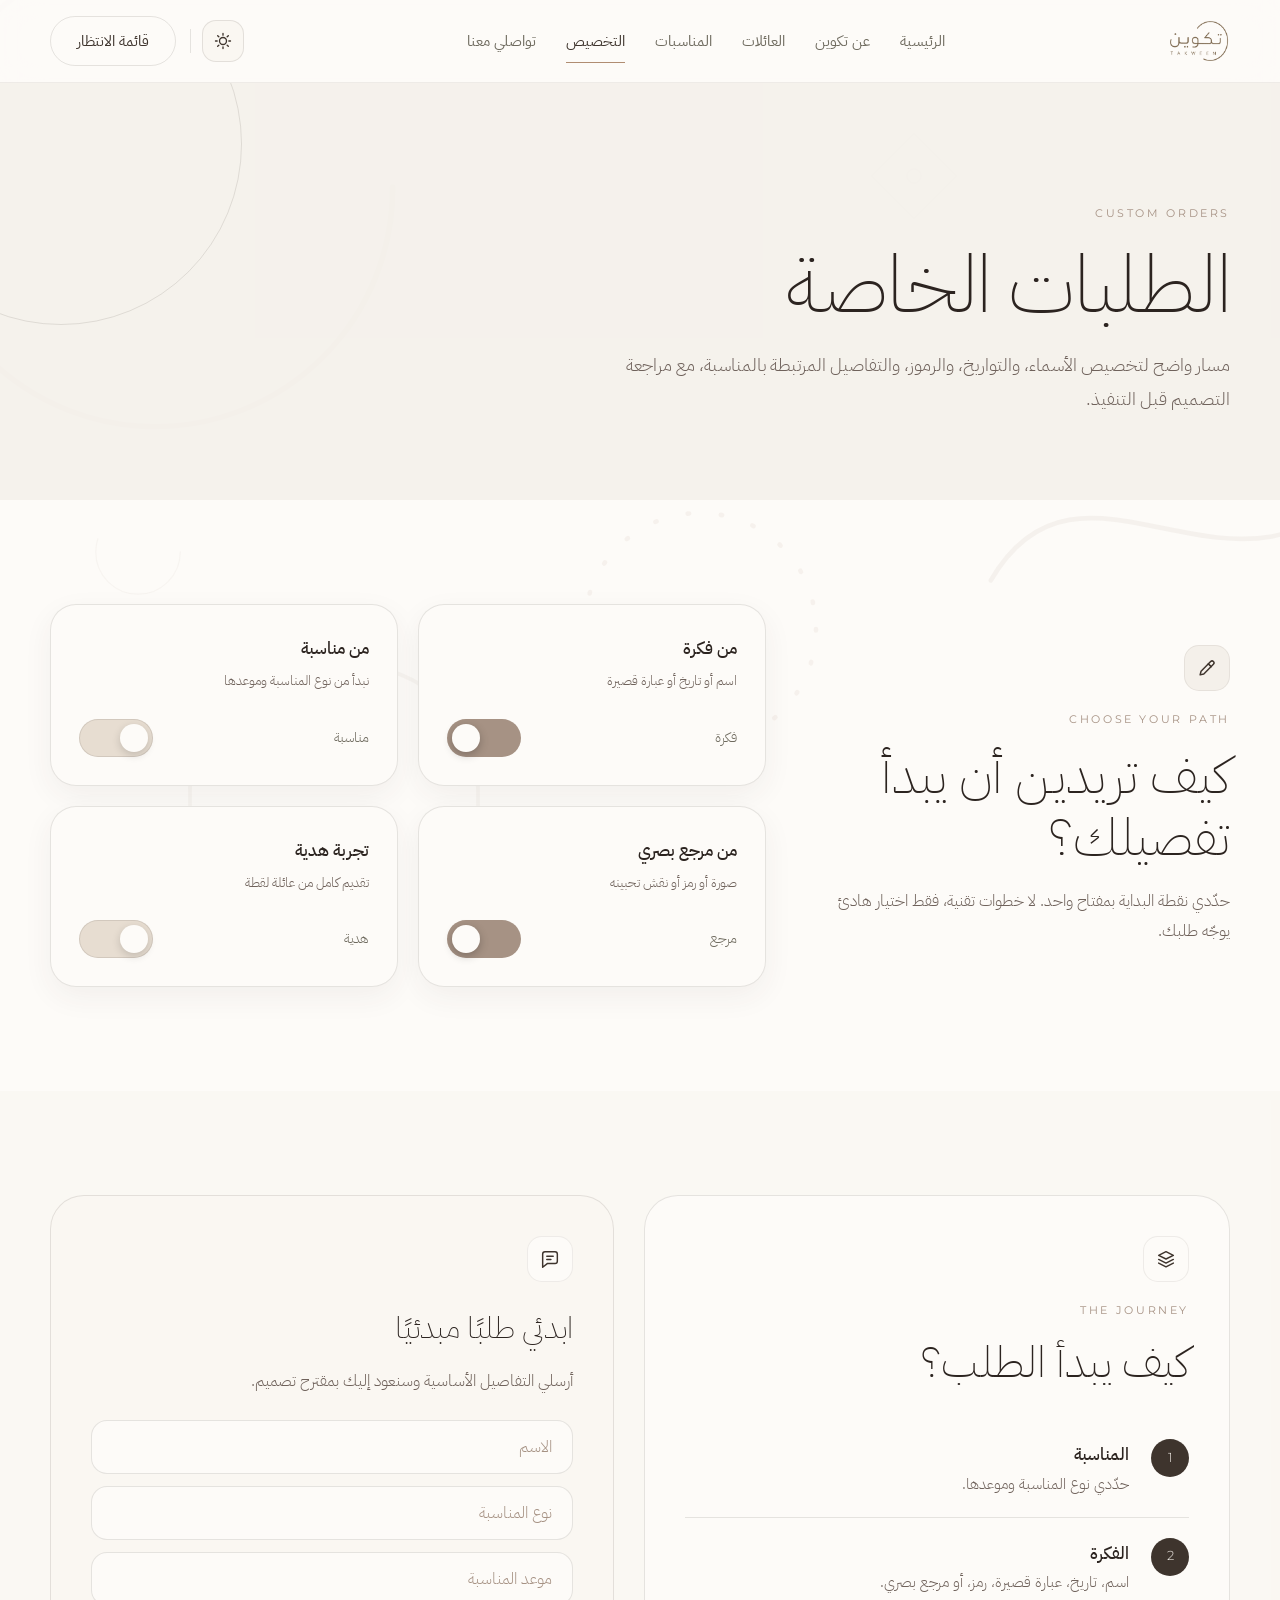
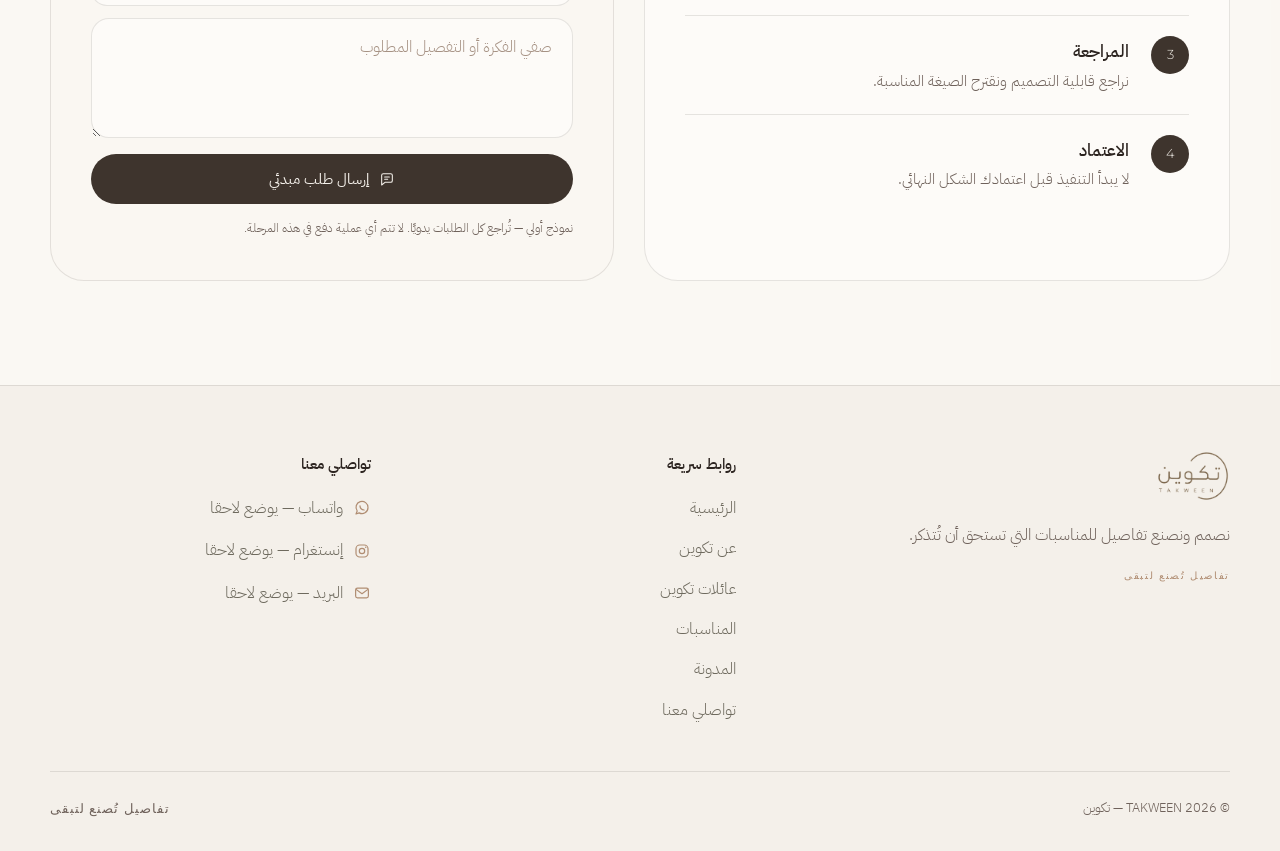
<file: personalization.html>
<!doctype html>
<html lang="ar" dir="rtl">
<head>
<meta charset="utf-8">
<meta name="viewport" content="width=device-width,initial-scale=1">
<meta name="description" content="الطلبات الخاصة | تكوين TAKWEEN — مسار واضح لتخصيص الأسماء والتواريخ والرموز المرتبطة بالمناسبة.">
<title>الطلبات الخاصة | TAKWEEN</title>
<link rel="icon" href="assets/takween-logo.png">
<link rel="stylesheet" href="style.css">
</head>
<body>

<header class="site-header">
  <div class="container nav">
    <a class="brand" href="index.html" aria-label="تكوين TAKWEEN">
      <img src="assets/takween-logo.png" alt="تكوين TAKWEEN">
    </a>
    <nav class="nav-links">
      <a href="index.html">الرئيسية</a>
      <a href="about.html">عن تكوين</a>
      <a href="families.html">العائلات</a>
      <a href="occasions.html">المناسبات</a>
      <a class="active" href="personalization.html">التخصيص</a>
      <a href="contact.html">تواصلي معنا</a>
    </nav>
    <div class="nav-actions">
      <button class="icon-btn theme-btn" type="button" aria-label="التبديل بين الوضع النهاري والليلي"><svg viewBox="0 0 24 24" fill="none"><g class="tsun"><circle cx="12" cy="12" r="4.2" stroke="currentColor" stroke-width="1.6"/><path d="M12 3v2M12 19v2M3 12h2M19 12h2M5.6 5.6l1.4 1.4M17 17l1.4 1.4M18.4 5.6 17 7M7 17l-1.4 1.4" stroke="currentColor" stroke-width="1.6" stroke-linecap="round"/></g><path class="tmoon" d="M14.5 4.5a8 8 0 1 0 5 14.6 9 9 0 0 1-5-14.6Z" stroke="currentColor" stroke-width="1.6" stroke-linejoin="round"/></svg></button>
      <a class="btn ghost" href="contact.html">قائمة الانتظار</a>
      <button class="menu-btn" aria-label="فتح القائمة" aria-expanded="false">
        <svg width="20" height="20" viewBox="0 0 24 24" fill="none"><path d="M4 8h16M4 16h16" stroke="currentColor" stroke-width="1.6" stroke-linecap="round"/></svg>
      </button>
    </div>
  </div>
</header>
<div class="mobile-panel">
  <a href="index.html">الرئيسية</a>
  <a href="about.html">عن تكوين</a>
  <a href="families.html">العائلات</a>
  <a href="occasions.html">المناسبات</a>
  <a href="personalization.html">التخصيص</a>
  <a href="contact.html">تواصلي معنا</a>
  <a class="btn primary" href="contact.html">انضمي إلى قائمة الانتظار</a>
</div>

<main>

<section class="page-hero">
  <div class="container" data-reveal>
    <span class="eyebrow">CUSTOM ORDERS</span>
    <h1>الطلبات الخاصة</h1>
    <p>مسار واضح لتخصيص الأسماء، والتواريخ، والرموز، والتفاصيل المرتبطة بالمناسبة، مع مراجعة التصميم قبل التنفيذ.</p>
  </div>
</section>

<!-- CHOOSE YOUR PATH (toggle-style journey) -->
<section class="section">
  <div class="container switch-showcase">
    <div class="switch-copy" data-reveal>
      <span class="section-icon" aria-hidden="true"><svg viewBox="0 0 24 24" fill="none" stroke="currentColor" stroke-width="1.6" stroke-linecap="round" stroke-linejoin="round"><path d="M4.5 19.5l1-4L16 5a2.1 2.1 0 0 1 3 3L8.5 18.5l-4 1Z"/><path d="M13.5 7.5l3 3"/></svg></span><span class="eyebrow">CHOOSE YOUR PATH</span>
      <h2>كيف تريدين أن يبدأ تفصيلك؟</h2>
      <p>حدّدي نقطة البداية بمفتاح واحد. لا خطوات تقنية، فقط اختيار هادئ يوجّه طلبك.</p>
    </div>
    <div class="switches" data-reveal>
      <div class="switch-card"><strong>من فكرة</strong><small>اسم أو تاريخ أو عبارة قصيرة</small><div class="switch-ui"><span class="switch-label">فكرة</span><div class="switch-track on" data-switch aria-label="من فكرة"><span class="switch-knob"></span></div></div></div>
      <div class="switch-card"><strong>من مناسبة</strong><small>نبدأ من نوع المناسبة وموعدها</small><div class="switch-ui"><span class="switch-label">مناسبة</span><div class="switch-track" data-switch aria-label="من مناسبة"><span class="switch-knob"></span></div></div></div>
      <div class="switch-card"><strong>من مرجع بصري</strong><small>صورة أو رمز أو نقش تحبينه</small><div class="switch-ui"><span class="switch-label">مرجع</span><div class="switch-track on" data-switch aria-label="من مرجع بصري"><span class="switch-knob"></span></div></div></div>
      <div class="switch-card"><strong>تجربة هدية</strong><small>تقديم كامل من عائلة لقطة</small><div class="switch-ui"><span class="switch-label">هدية</span><div class="switch-track" data-switch aria-label="تجربة هدية"><span class="switch-knob"></span></div></div></div>
    </div>
  </div>
</section>

<!-- JOURNEY + FORM -->
<section class="section soft">
  <div class="container personal-grid">
    <div class="personal-panel" data-reveal>
      <span class="section-icon" aria-hidden="true"><svg viewBox="0 0 24 24" fill="none" stroke="currentColor" stroke-width="1.6" stroke-linecap="round" stroke-linejoin="round"><path d="M4 8l8-4 8 4-8 4-8-4Z"/><path d="M4 12.5l8 4 8-4"/><path d="M4 16.5l8 4 8-4"/></svg></span><span class="eyebrow">THE JOURNEY</span>
      <h2>كيف يبدأ الطلب؟</h2>
      <div class="steps">
        <div class="step"><span class="step-num">1</span><div><strong>المناسبة</strong><div class="step-sub">حدّدي نوع المناسبة وموعدها.</div></div></div>
        <div class="step"><span class="step-num">2</span><div><strong>الفكرة</strong><div class="step-sub">اسم، تاريخ، عبارة قصيرة، رمز، أو مرجع بصري.</div></div></div>
        <div class="step"><span class="step-num">3</span><div><strong>المراجعة</strong><div class="step-sub">نراجع قابلية التصميم ونقترح الصيغة المناسبة.</div></div></div>
        <div class="step"><span class="step-num">4</span><div><strong>الاعتماد</strong><div class="step-sub">لا يبدأ التنفيذ قبل اعتمادك الشكل النهائي.</div></div></div>
      </div>
    </div>
    <div class="contact-form-card" data-reveal style="border-radius:34px">
      <span class="section-icon" aria-hidden="true"><svg viewBox="0 0 24 24" fill="none" stroke="currentColor" stroke-width="1.6" stroke-linecap="round" stroke-linejoin="round"><path d="M4 6.5A2.5 2.5 0 0 1 6.5 4h11A2.5 2.5 0 0 1 20 6.5v8a2.5 2.5 0 0 1-2.5 2.5H9l-5 4V6.5Z"/><path d="M8.5 9h7M8.5 12.5h4.5"/></svg></span><h2>ابدئي طلبًا مبدئيًا</h2>
      <p>أرسلي التفاصيل الأساسية وسنعود إليك بمقترح تصميم.</p>
      <form class="form light-form" data-demo>
        <input class="field" required placeholder="الاسم" aria-label="الاسم">
        <input class="field" required placeholder="نوع المناسبة" aria-label="نوع المناسبة">
        <input class="field" placeholder="موعد المناسبة" aria-label="موعد المناسبة">
        <textarea class="field" required placeholder="صفي الفكرة أو التفصيل المطلوب" aria-label="الفكرة"></textarea>
        <button class="btn primary" type="submit"><svg class="btn-ic" viewBox="0 0 24 24" fill="none" stroke="currentColor" stroke-width="1.6" stroke-linecap="round" stroke-linejoin="round"><path d="M4 6.5A2.5 2.5 0 0 1 6.5 4h11A2.5 2.5 0 0 1 20 6.5v8a2.5 2.5 0 0 1-2.5 2.5H9l-5 4V6.5Z"/><path d="M8.5 9h7M8.5 12.5h4.5"/></svg><span>إرسال طلب مبدئي</span></button>
        <p class="form-note">نموذج أولي — تُراجع كل الطلبات يدويًا. لا تتم أي عملية دفع في هذه المرحلة.</p>
      </form>
    </div>
  </div>
</section>

</main>

<footer class="site-footer">
  <div class="container">
    <div class="footer-grid">

      <div class="footer-brand">
        <img src="assets/takween-logo.png" alt="تكوين TAKWEEN">
        <p>نصمم ونصنع تفاصيل للمناسبات التي تستحق أن تُتذكر.</p>
        <div class="brand-tag">تفاصيل تُصنع لتبقى</div>
      </div>

      <div>
        <div class="footer-title">روابط سريعة</div>
        <div class="footer-links">
          <a href="index.html">الرئيسية</a>
          <a href="about.html">عن تكوين</a>
          <a href="families.html">عائلات تكوين</a>
          <a href="occasions.html">المناسبات</a>
          <a href="blog.html">المدونة</a>
          <a href="contact.html">تواصلي معنا</a>
        </div>
      </div>

      <div>
        <div class="footer-title">تواصلي معنا</div>
        <div class="footer-contact">
          <span><svg viewBox="0 0 24 24" fill="none" stroke="currentColor" stroke-width="1.6" stroke-linecap="round" stroke-linejoin="round" aria-hidden="true"><path d="M20 11.5a8 8 0 0 1-11.8 7L4 20l1.6-4A8 8 0 1 1 20 11.5Z"/><path d="M9.3 9.2c.2 3 2.5 5.3 5.5 5.5"/></svg><span>واتساب — يوضع لاحقا</span></span>
          <span><svg viewBox="0 0 24 24" fill="none" stroke="currentColor" stroke-width="1.6" stroke-linecap="round" stroke-linejoin="round" aria-hidden="true"><rect x="4" y="4" width="16" height="16" rx="5"/><circle cx="12" cy="12" r="3.6"/><circle cx="17" cy="7" r="1" fill="currentColor" stroke="none"/></svg><span>إنستغرام — يوضع لاحقا</span></span>
          <span><svg viewBox="0 0 24 24" fill="none" stroke="currentColor" stroke-width="1.6" stroke-linecap="round" stroke-linejoin="round" aria-hidden="true"><rect x="3.5" y="5.5" width="17" height="13" rx="2.5"/><path d="M4.5 7.5 12 13l7.5-5.5"/></svg><span>البريد — يوضع لاحقا</span></span>
        </div>
      </div>

    </div>

    <div class="footer-bottom">
      <span>© 2026 TAKWEEN — تكوين</span>
      <span class="latin">تفاصيل تُصنع لتبقى</span>
    </div>
  </div>
</footer>

<script src="script.js"></script>
</body>
</html>
</file>
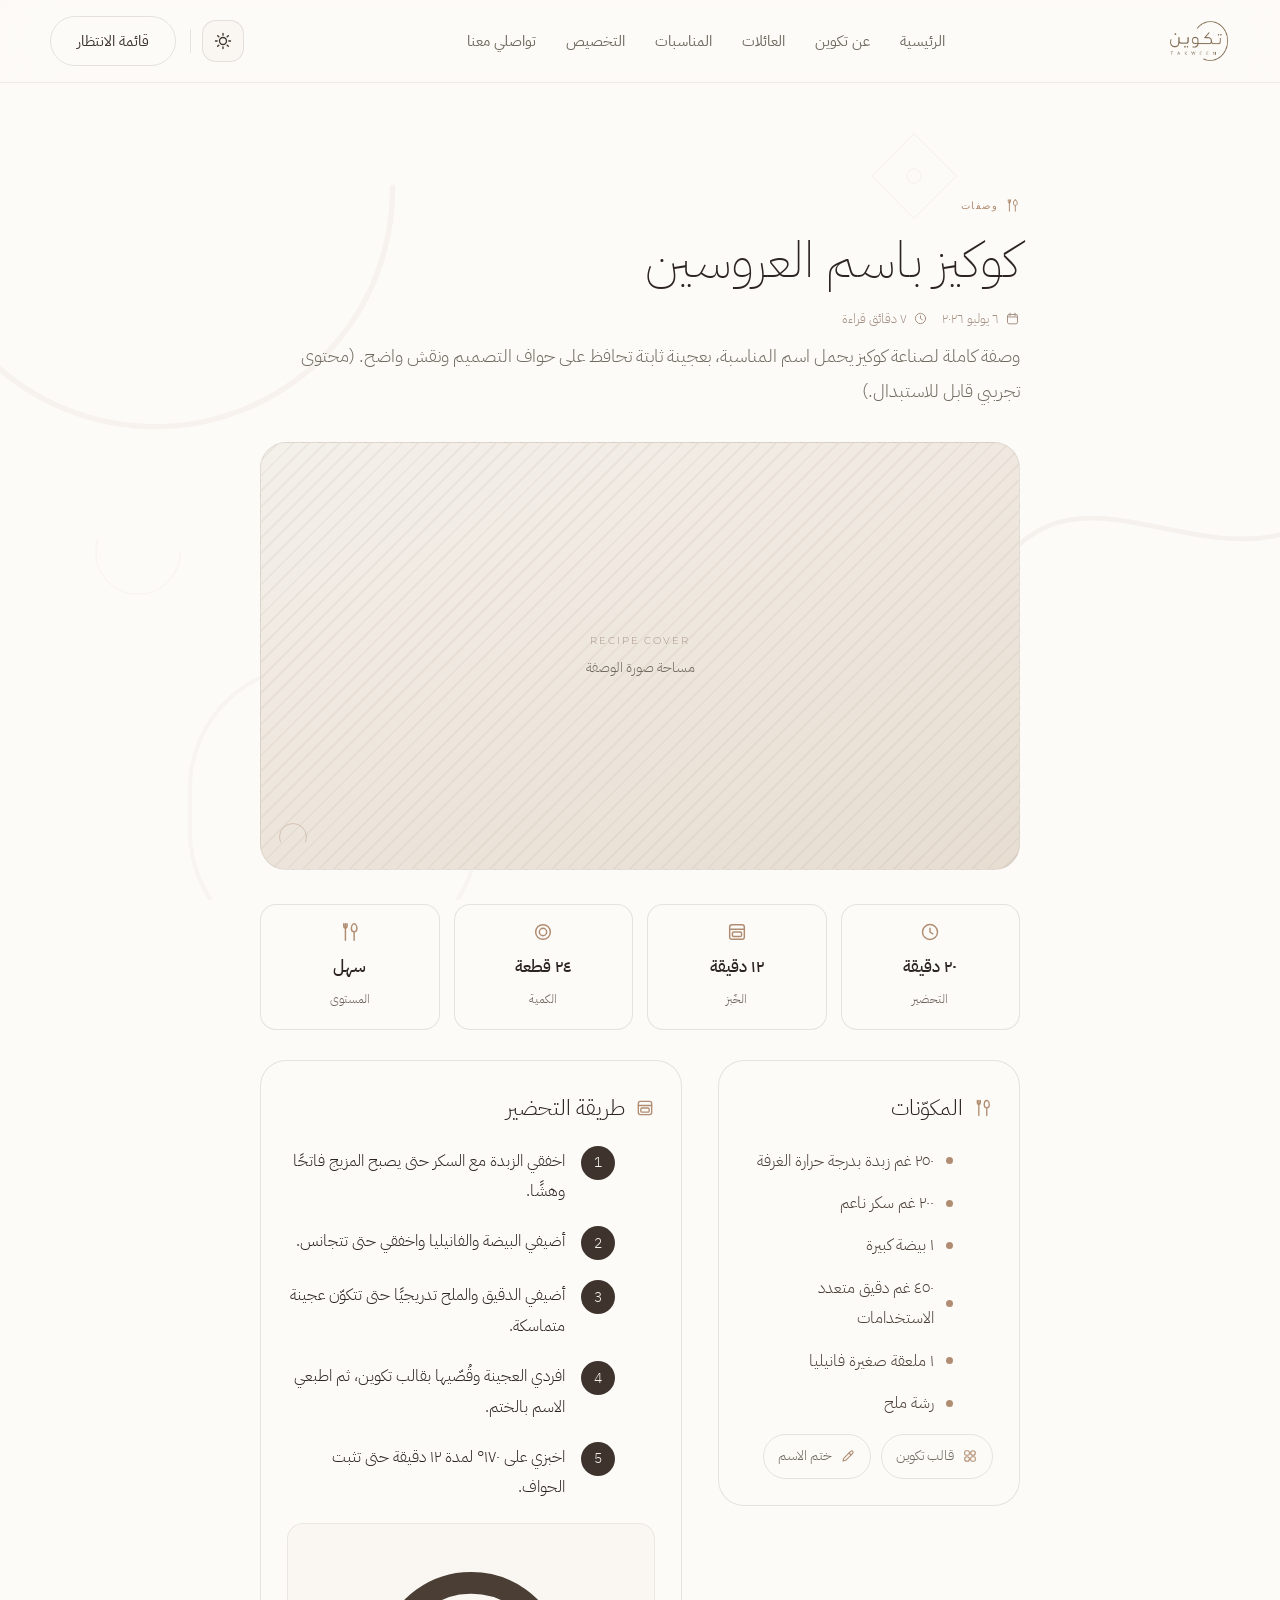
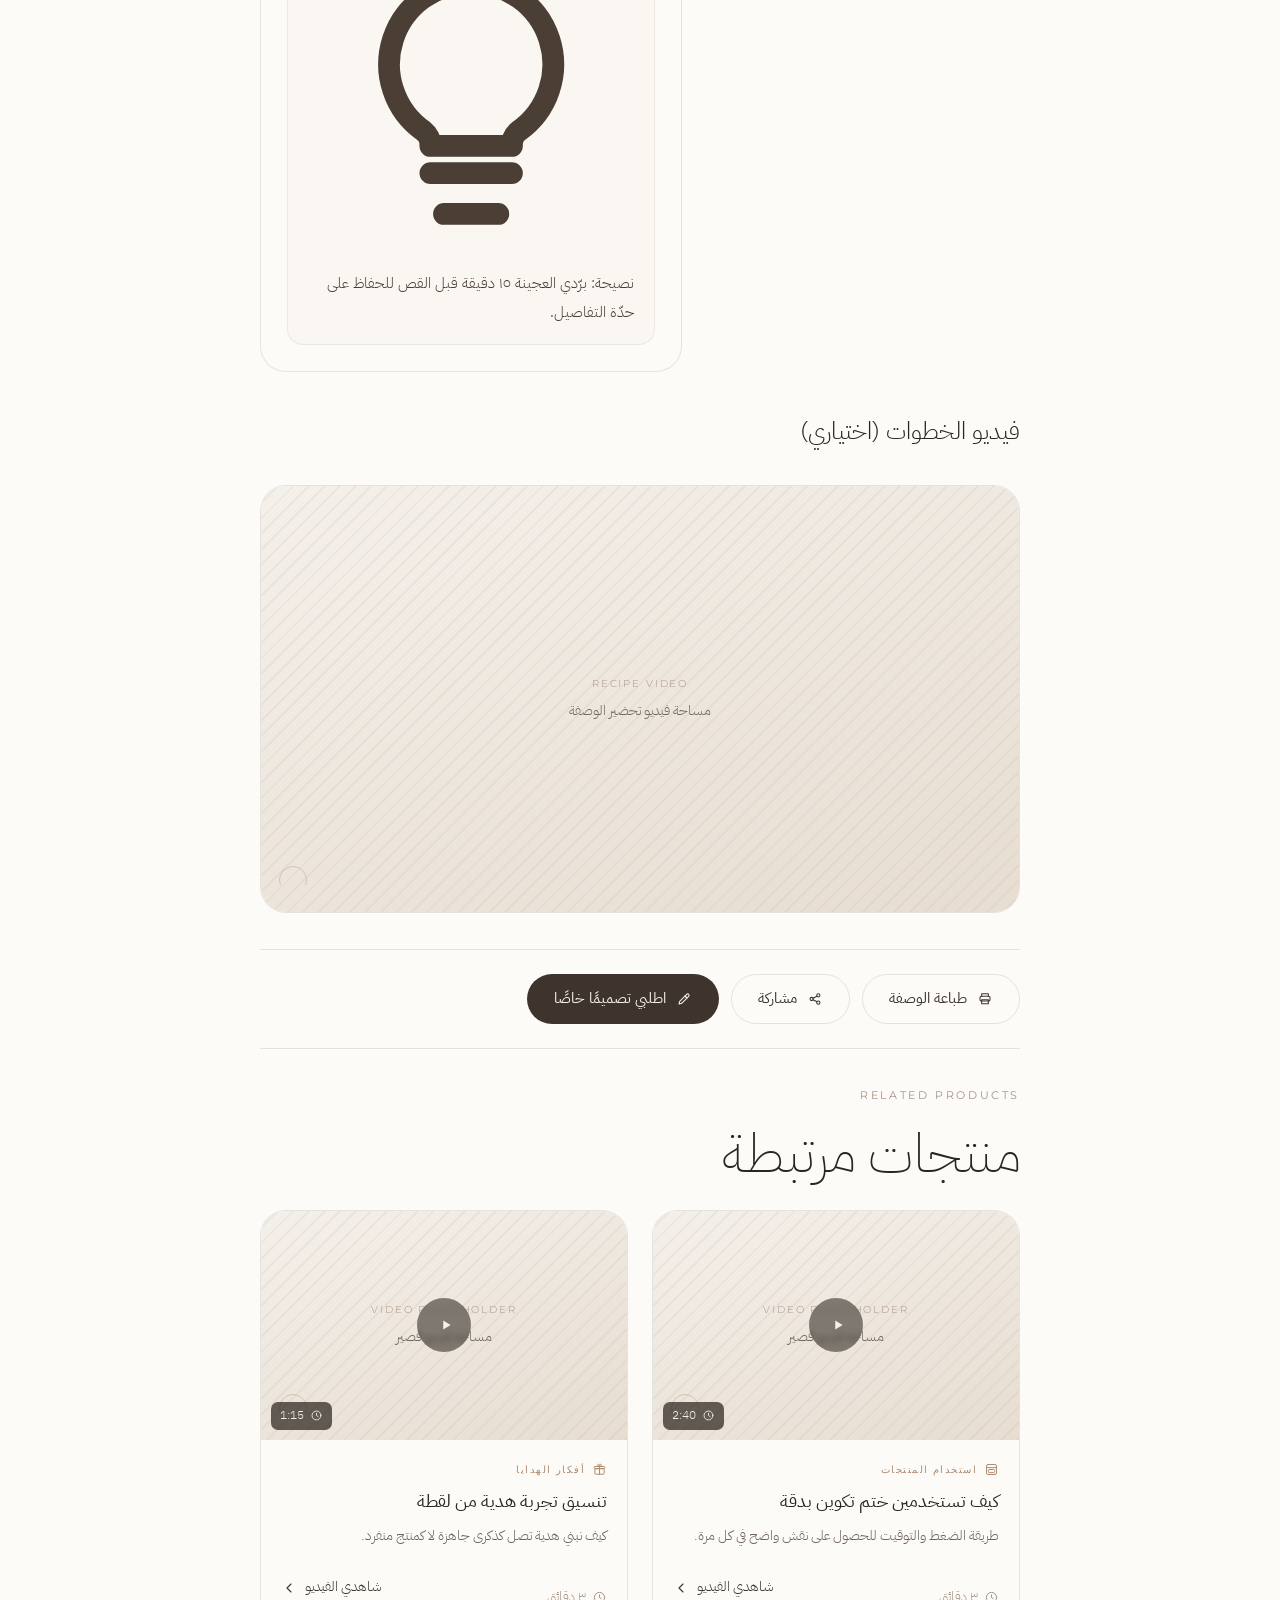
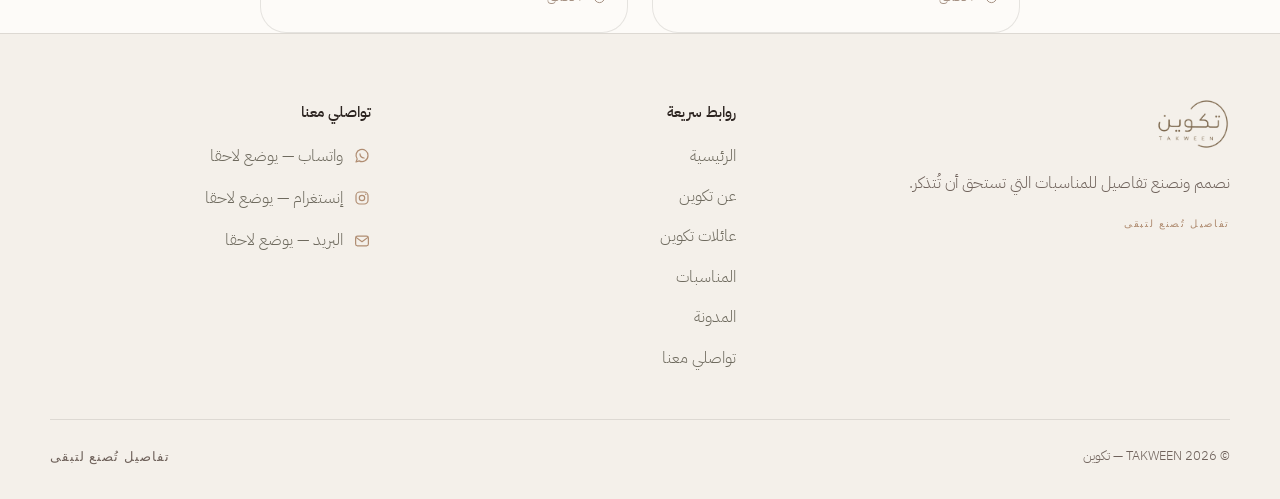
<file: recipe.html>
<!doctype html>
<html lang="ar" dir="rtl">
<head>
<meta charset="utf-8">
<meta name="viewport" content="width=device-width,initial-scale=1">
<meta name="description" content="قالب وصفة في مدونة تكوين — مكونات، خطوات، نصائح، وأدوات تكوين المستخدمة.">
<title>وصفة | تكوين TAKWEEN</title>
<link rel="icon" href="assets/takween-logo.png">
<link rel="stylesheet" href="style.css">
</head>
<body>
<header class="site-header">
  <div class="container nav">
    <a class="brand" href="index.html" aria-label="تكوين TAKWEEN">
      <img src="assets/takween-logo.png" alt="تكوين TAKWEEN">
    </a>
    <nav class="nav-links">
      <a href="index.html">الرئيسية</a>
      <a href="about.html">عن تكوين</a>
      <a href="families.html">العائلات</a>
      <a href="occasions.html">المناسبات</a>
      <a href="personalization.html">التخصيص</a>
      <a href="contact.html">تواصلي معنا</a>
    </nav>
    <div class="nav-actions">
      <button class="icon-btn theme-btn" type="button" aria-label="التبديل بين الوضع النهاري والليلي"><svg viewBox="0 0 24 24" fill="none"><g class="tsun"><circle cx="12" cy="12" r="4.2" stroke="currentColor" stroke-width="1.6"/><path d="M12 3v2M12 19v2M3 12h2M19 12h2M5.6 5.6l1.4 1.4M17 17l1.4 1.4M18.4 5.6 17 7M7 17l-1.4 1.4" stroke="currentColor" stroke-width="1.6" stroke-linecap="round"/></g><path class="tmoon" d="M14.5 4.5a8 8 0 1 0 5 14.6 9 9 0 0 1-5-14.6Z" stroke="currentColor" stroke-width="1.6" stroke-linejoin="round"/></svg></button>
      <a class="btn ghost" href="contact.html">قائمة الانتظار</a>
      <button class="menu-btn" aria-label="فتح القائمة" aria-expanded="false">
        <svg width="20" height="20" viewBox="0 0 24 24" fill="none"><path d="M4 8h16M4 16h16" stroke="currentColor" stroke-width="1.6" stroke-linecap="round"/></svg>
      </button>
    </div>
  </div>
</header>
<div class="mobile-panel">
  <a href="index.html">الرئيسية</a>
  <a href="about.html">عن تكوين</a>
  <a href="families.html">العائلات</a>
  <a href="occasions.html">المناسبات</a>
  <a href="personalization.html">التخصيص</a>
  <a href="contact.html">تواصلي معنا</a>
  <a class="btn primary" href="contact.html">انضمي إلى قائمة الانتظار</a>
</div>

<main>
<!-- RECIPE TEMPLATE — duplicate per recipe. Fields: title, intro, times,
     servings, ingredients, steps, tips, TAKWEEN tools, cover + step images, video. -->

<article class="article article-hero">
  <span class="cat-tag"><svg viewBox="0 0 24 24" fill="none" stroke="currentColor" stroke-width="1.6" stroke-linecap="round" stroke-linejoin="round" aria-hidden="true"><path d="M7 3v6M5.2 3v3a1.8 1.8 0 0 0 3.6 0V3M7 9v12"/><path d="M16.5 3c-1.8 0-3 2.6-3 5.2s1.2 3.6 3 3.6 3-1 3-3.6-1.2-5.2-3-5.2ZM16.5 11.8V21"/></svg>وصفات</span>
  <h1>كوكيز باسم العروسين</h1>
  <div class="post-meta" style="margin-top:16px">
    <span class="mi"><svg viewBox="0 0 24 24" fill="none" stroke="currentColor" stroke-width="1.6" stroke-linecap="round" stroke-linejoin="round" aria-hidden="true"><rect x="4" y="5.5" width="16" height="15" rx="2.5"/><path d="M4 9.5h16M8 3.5v4M16 3.5v4"/></svg>٦ يوليو ٢٠٢٦</span>
    <span class="mi"><svg viewBox="0 0 24 24" fill="none" stroke="currentColor" stroke-width="1.6" stroke-linecap="round" stroke-linejoin="round" aria-hidden="true"><circle cx="12" cy="12" r="8.2"/><path d="M12 7.8V12l3 2"/></svg>٧ دقائق قراءة</span>
  </div>
</article>

<div class="article">
  <p class="lede" style="font-size:1.14rem;color:var(--taupe)">وصفة كاملة لصناعة كوكيز يحمل اسم المناسبة، بعجينة ثابتة تحافظ على حواف التصميم ونقش واضح. (محتوى تجريبي قابل للاستبدال.)</p>
  <div class="article-cover"><div class="ph"><span>RECIPE COVER<b>مساحة صورة الوصفة</b></span></div></div>

  <div class="recipe-meta">
    <div class="rm"><svg viewBox="0 0 24 24" fill="none" stroke="currentColor" stroke-width="1.6" stroke-linecap="round" stroke-linejoin="round" aria-hidden="true"><circle cx="12" cy="12" r="8.2"/><path d="M12 7.8V12l3 2"/></svg><strong>٢٠ دقيقة</strong><small>التحضير</small></div>
    <div class="rm"><svg viewBox="0 0 24 24" fill="none" stroke="currentColor" stroke-width="1.6" stroke-linecap="round" stroke-linejoin="round" aria-hidden="true"><rect x="4" y="4" width="16" height="16" rx="2.5"/><path d="M4 9h16"/><rect x="7" y="12" width="10" height="5" rx="1.5"/></svg><strong>١٢ دقيقة</strong><small>الخَبز</small></div>
    <div class="rm"><svg viewBox="0 0 24 24" fill="none" stroke="currentColor" stroke-width="1.6" stroke-linecap="round" stroke-linejoin="round" aria-hidden="true"><circle cx="12" cy="12" r="8"/><circle cx="12" cy="12" r="4"/></svg><strong>٢٤ قطعة</strong><small>الكمية</small></div>
    <div class="rm"><svg viewBox="0 0 24 24" fill="none" stroke="currentColor" stroke-width="1.6" stroke-linecap="round" stroke-linejoin="round" aria-hidden="true"><path d="M7 3v6M5.2 3v3a1.8 1.8 0 0 0 3.6 0V3M7 9v12"/><path d="M16.5 3c-1.8 0-3 2.6-3 5.2s1.2 3.6 3 3.6 3-1 3-3.6-1.2-5.2-3-5.2ZM16.5 11.8V21"/></svg><strong>سهل</strong><small>المستوى</small></div>
  </div>

  <div class="recipe-cols">
    <div class="recipe-card">
      <h2><svg viewBox="0 0 24 24" fill="none" stroke="currentColor" stroke-width="1.6" stroke-linecap="round" stroke-linejoin="round" aria-hidden="true"><path d="M7 3v6M5.2 3v3a1.8 1.8 0 0 0 3.6 0V3M7 9v12"/><path d="M16.5 3c-1.8 0-3 2.6-3 5.2s1.2 3.6 3 3.6 3-1 3-3.6-1.2-5.2-3-5.2ZM16.5 11.8V21"/></svg>المكوّنات</h2>
      <ul class="ingredients">
        <li>٢٥٠ غم زبدة بدرجة حرارة الغرفة</li>
        <li>٢٠٠ غم سكر ناعم</li>
        <li>١ بيضة كبيرة</li>
        <li>٤٥٠ غم دقيق متعدد الاستخدامات</li>
        <li>١ ملعقة صغيرة فانيليا</li>
        <li>رشة ملح</li>
      </ul>
      <div class="tools-used">
        <span class="tool-chip"><svg viewBox="0 0 24 24" fill="none" stroke="currentColor" stroke-width="1.6" stroke-linecap="round" stroke-linejoin="round" aria-hidden="true"><rect x="4" y="4" width="7" height="7" rx="2.4"/><rect x="13" y="4" width="7" height="7" rx="3.5"/><rect x="4" y="13" width="7" height="7" rx="3.5"/><rect x="13" y="13" width="7" height="7" rx="2.4"/></svg>قالب تكوين</span>
        <span class="tool-chip"><svg viewBox="0 0 24 24" fill="none" stroke="currentColor" stroke-width="1.6" stroke-linecap="round" stroke-linejoin="round" aria-hidden="true"><path d="M4.5 19.5l1-4L16 5a2.1 2.1 0 0 1 3 3L8.5 18.5l-4 1Z"/><path d="M13.5 7.5l3 3"/></svg>ختم الاسم</span>
      </div>
    </div>

    <div class="recipe-card">
      <h2><svg viewBox="0 0 24 24" fill="none" stroke="currentColor" stroke-width="1.6" stroke-linecap="round" stroke-linejoin="round" aria-hidden="true"><rect x="4" y="4" width="16" height="16" rx="2.5"/><path d="M4 9h16"/><rect x="7" y="12" width="10" height="5" rx="1.5"/></svg>طريقة التحضير</h2>
      <ol class="steps-list">
        <li>اخفقي الزبدة مع السكر حتى يصبح المزيج فاتحًا وهشًا.</li>
        <li>أضيفي البيضة والفانيليا واخفقي حتى تتجانس.</li>
        <li>أضيفي الدقيق والملح تدريجيًا حتى تتكوّن عجينة متماسكة.</li>
        <li>افردي العجينة وقُصّيها بقالب تكوين، ثم اطبعي الاسم بالختم.</li>
        <li>اخبزي على ١٧٠° لمدة ١٢ دقيقة حتى تثبت الحواف.</li>
      </ol>
      <div class="tip-box"><svg class="btn-ic" viewBox="0 0 24 24" fill="none" stroke="currentColor" stroke-width="1.6" stroke-linecap="round" stroke-linejoin="round" aria-hidden="true"><path d="M9 17h6M10 20h4"/><path d="M12 3a6 6 0 0 0-3.5 10.9c.5.4.5.8.5 1.1h6c0-.3 0-.7.5-1.1A6 6 0 0 0 12 3Z"/></svg> نصيحة: برّدي العجينة ١٥ دقيقة قبل القص للحفاظ على حدّة التفاصيل.</div>
    </div>
  </div>

  <h2 class="article-body" style="font-size:1.5rem;margin:36px 0 8px">فيديو الخطوات (اختياري)</h2>
  <div class="embed"><div class="ph"><span>RECIPE VIDEO<b>مساحة فيديو تحضير الوصفة</b></span></div></div>

  <div class="article-actions">
    <button class="btn ghost" type="button" onclick="window.print()"><svg class="btn-ic" viewBox="0 0 24 24" fill="none" stroke="currentColor" stroke-width="1.6" stroke-linecap="round" stroke-linejoin="round" aria-hidden="true"><path d="M7 8V4h10v4"/><rect x="4.5" y="8" width="15" height="7" rx="2"/><path d="M7 13h10v6H7z"/></svg><span>طباعة الوصفة</span></button>
    <button class="btn ghost" type="button" data-share><svg class="btn-ic" viewBox="0 0 24 24" fill="none" stroke="currentColor" stroke-width="1.6" stroke-linecap="round" stroke-linejoin="round" aria-hidden="true"><circle cx="7" cy="12" r="2.4"/><circle cx="17" cy="6.5" r="2.4"/><circle cx="17" cy="17.5" r="2.4"/><path d="M9 11l6-3.2M9 13l6 3.2"/></svg><span>مشاركة</span></button>
    <a class="btn primary" href="personalization.html"><svg class="btn-ic" viewBox="0 0 24 24" fill="none" stroke="currentColor" stroke-width="1.6" stroke-linecap="round" stroke-linejoin="round" aria-hidden="true"><path d="M4.5 19.5l1-4L16 5a2.1 2.1 0 0 1 3 3L8.5 18.5l-4 1Z"/><path d="M13.5 7.5l3 3"/></svg><span>اطلبي تصميمًا خاصًا</span></a>
  </div>

  <div class="section-head" style="margin-bottom:22px"><span class="eyebrow">RELATED PRODUCTS</span><h2>منتجات مرتبطة</h2></div>
  <div class="blog-grid two">
    <a class="post-card" data-cat="استخدام المنتجات" data-title="كيف تستخدمين ختم تكوين بدقة" href="article.html">
        <div class="post-media"><div class="ph"><span>VIDEO PLACEHOLDER<b>مساحة فيديو قصير</b></span></div><div class="video-badge"><span><svg viewBox="0 0 24 24" fill="none" aria-hidden="true"><path d="M9 7v10l8-5-8-5Z" fill="currentColor"/></svg></span></div><div class="dur-badge"><svg viewBox="0 0 24 24" fill="none" stroke="currentColor" stroke-width="1.6" stroke-linecap="round" stroke-linejoin="round" aria-hidden="true"><circle cx="12" cy="12" r="8.2"/><path d="M12 7.8V12l3 2"/></svg>2:40</div></div>
        <div class="post-body">
          <span class="cat-tag"><svg viewBox="0 0 24 24" fill="none" stroke="currentColor" stroke-width="1.6" stroke-linecap="round" stroke-linejoin="round" aria-hidden="true"><rect x="4" y="4" width="16" height="16" rx="2.5"/><path d="M4 9h16"/><rect x="7" y="12" width="10" height="5" rx="1.5"/></svg>استخدام المنتجات</span>
          <h3>كيف تستخدمين ختم تكوين بدقة</h3>
          <p>طريقة الضغط والتوقيت للحصول على نقش واضح في كل مرة.</p>
          <div class="post-foot">
            <span class="post-meta"><span class="mi"><svg viewBox="0 0 24 24" fill="none" stroke="currentColor" stroke-width="1.6" stroke-linecap="round" stroke-linejoin="round" aria-hidden="true"><circle cx="12" cy="12" r="8.2"/><path d="M12 7.8V12l3 2"/></svg>٣ دقائق</span></span>
            <span class="read">شاهدي الفيديو <svg viewBox="0 0 24 24" fill="none" stroke="currentColor" stroke-width="1.6" stroke-linecap="round" stroke-linejoin="round" aria-hidden="true"><path d="M15 6l-6 6 6 6"/></svg></span>
          </div>
        </div>
      </a>
    <a class="post-card" data-cat="أفكار الهدايا" data-title="تنسيق تجربة هدية من لقطة" href="article.html">
        <div class="post-media"><div class="ph"><span>VIDEO PLACEHOLDER<b>مساحة فيديو قصير</b></span></div><div class="video-badge"><span><svg viewBox="0 0 24 24" fill="none" aria-hidden="true"><path d="M9 7v10l8-5-8-5Z" fill="currentColor"/></svg></span></div><div class="dur-badge"><svg viewBox="0 0 24 24" fill="none" stroke="currentColor" stroke-width="1.6" stroke-linecap="round" stroke-linejoin="round" aria-hidden="true"><circle cx="12" cy="12" r="8.2"/><path d="M12 7.8V12l3 2"/></svg>1:15</div></div>
        <div class="post-body">
          <span class="cat-tag"><svg viewBox="0 0 24 24" fill="none" stroke="currentColor" stroke-width="1.6" stroke-linecap="round" stroke-linejoin="round" aria-hidden="true"><rect x="4.5" y="10.5" width="15" height="9" rx="2"/><rect x="3.5" y="7.2" width="17" height="3.6" rx="1.5"/><path d="M12 7.2v12.3"/><path d="M12 7c-1.7 0-3-.7-3-1.9S10.5 3.2 11.2 4s.8 1.8.8 3Zm0 0c1.7 0 3-.7 3-1.9S13.5 3.2 12.8 4s-.8 1.8-.8 3Z"/></svg>أفكار الهدايا</span>
          <h3>تنسيق تجربة هدية من لقطة</h3>
          <p>كيف نبني هدية تصل كذكرى جاهزة لا كمنتج منفرد.</p>
          <div class="post-foot">
            <span class="post-meta"><span class="mi"><svg viewBox="0 0 24 24" fill="none" stroke="currentColor" stroke-width="1.6" stroke-linecap="round" stroke-linejoin="round" aria-hidden="true"><circle cx="12" cy="12" r="8.2"/><path d="M12 7.8V12l3 2"/></svg>٣ دقائق</span></span>
            <span class="read">شاهدي الفيديو <svg viewBox="0 0 24 24" fill="none" stroke="currentColor" stroke-width="1.6" stroke-linecap="round" stroke-linejoin="round" aria-hidden="true"><path d="M15 6l-6 6 6 6"/></svg></span>
          </div>
        </div>
      </a>
  </div>
</div>

</main>
<footer class="site-footer">
  <div class="container">
    <div class="footer-grid">

      <div class="footer-brand">
        <img src="assets/takween-logo.png" alt="تكوين TAKWEEN">
        <p>نصمم ونصنع تفاصيل للمناسبات التي تستحق أن تُتذكر.</p>
        <div class="brand-tag">تفاصيل تُصنع لتبقى</div>
      </div>

      <div>
        <div class="footer-title">روابط سريعة</div>
        <div class="footer-links">
          <a href="index.html">الرئيسية</a>
          <a href="about.html">عن تكوين</a>
          <a href="families.html">عائلات تكوين</a>
          <a href="occasions.html">المناسبات</a>
          <a href="blog.html">المدونة</a>
          <a href="contact.html">تواصلي معنا</a>
        </div>
      </div>

      <div>
        <div class="footer-title">تواصلي معنا</div>
        <div class="footer-contact">
          <span><svg viewBox="0 0 24 24" fill="none" stroke="currentColor" stroke-width="1.6" stroke-linecap="round" stroke-linejoin="round" aria-hidden="true"><path d="M20 11.5a8 8 0 0 1-11.8 7L4 20l1.6-4A8 8 0 1 1 20 11.5Z"/><path d="M9.3 9.2c.2 3 2.5 5.3 5.5 5.5"/></svg><span>واتساب — يوضع لاحقا</span></span>
          <span><svg viewBox="0 0 24 24" fill="none" stroke="currentColor" stroke-width="1.6" stroke-linecap="round" stroke-linejoin="round" aria-hidden="true"><rect x="4" y="4" width="16" height="16" rx="5"/><circle cx="12" cy="12" r="3.6"/><circle cx="17" cy="7" r="1" fill="currentColor" stroke="none"/></svg><span>إنستغرام — يوضع لاحقا</span></span>
          <span><svg viewBox="0 0 24 24" fill="none" stroke="currentColor" stroke-width="1.6" stroke-linecap="round" stroke-linejoin="round" aria-hidden="true"><rect x="3.5" y="5.5" width="17" height="13" rx="2.5"/><path d="M4.5 7.5 12 13l7.5-5.5"/></svg><span>البريد — يوضع لاحقا</span></span>
        </div>
      </div>

    </div>

    <div class="footer-bottom">
      <span>© 2026 TAKWEEN — تكوين</span>
      <span class="latin">تفاصيل تُصنع لتبقى</span>
    </div>
  </div>
</footer>
<script src="script.js"></script>
</body>
</html>
</file>
<file: style.css>
@import url('https://fonts.googleapis.com/css2?family=Cairo:wght@300;400;500;600&family=IBM+Plex+Sans+Arabic:wght@200;300;400;500;600&family=Montserrat:wght@300;400;500&display=swap');

:root{
  --ivory:#F4F0EA;
  --cream:#FAF7F2;
  --white:#FDFBF8;
  --stone:#DCD0C4;
  --sand:#E7DDD1;
  --clay:#A69284;
  --taupe:#6E6A5E;
  --espresso:#3E342D;
  --espresso-2:#4A3E35;
  --bronze:#B08D72;
  --ink:#2C2420;
  --muted:#6F625B;
  --line:rgba(62,52,45,.12);
  --line-2:rgba(62,52,45,.08);
  --shadow-s:0 10px 30px rgba(62,52,45,.06);
  --shadow:0 22px 60px rgba(62,52,45,.09);
  --radius:26px;
  --radius-l:34px;
  /* translucent section veils — let the ambient bg layer ghost through */
  --ivory-t:rgba(244,240,234,.84);
  --cream-t:rgba(250,247,242,.88);
}
*{box-sizing:border-box}
html{scroll-behavior:smooth}
body{
  margin:0;
  direction:rtl;
  background:var(--white);
  color:var(--ink);
  font-family:"IBM Plex Sans Arabic","Cairo",sans-serif;
  font-weight:300;
  line-height:1.9;
  -webkit-font-smoothing:antialiased;
  text-rendering:optimizeLegibility;
}
a{color:inherit;text-decoration:none}
img,svg{max-width:100%;display:block}
video,iframe{max-width:100%}
/* global guard: never allow horizontal scroll on any device (clip keeps sticky/anchor scroll working) */
html{overflow-x:clip}
body{overflow-x:clip}
button,input,textarea,select{font:inherit;color:inherit}
h1,h2,h3,h4{margin:0;font-weight:300}
p{margin:0}
.container{width:min(1180px,calc(100% - 40px));margin-inline:auto}
.eyebrow{
  font-family:Montserrat,sans-serif;letter-spacing:.24em;text-transform:uppercase;
  font-size:.68rem;color:var(--clay);font-weight:400;
}
.section{padding:104px 0}
.section.soft{background:var(--cream-t)}
.section.tight{padding:72px 0}
.section-head{max-width:640px;margin-bottom:60px}
.section-head .eyebrow{margin-bottom:16px;display:block}
/* section heading icon — one consistent family across the site */
.section-icon{
  width:46px;height:46px;border-radius:15px;background:var(--ivory);border:1px solid var(--line-2);
  display:grid;place-items:center;color:var(--espresso);margin-bottom:18px;
  transition:transform .35s ease;
}
.section-icon svg{width:22px;height:22px}
[data-reveal].in .section-icon{transform:none}
.section-head:hover .section-icon,.occasion-intro:hover .section-icon,.switch-copy:hover .section-icon{transform:translateY(-3px)}
.soft .section-icon,.personal-panel .section-icon,.contact-form-card .section-icon{background:var(--white)}
.waitlist .section-icon,.preview-card .section-icon{background:rgba(244,240,234,.1);border-color:rgba(244,240,234,.14);color:var(--ivory)}
[data-theme="dark"] .waitlist .section-icon,[data-theme="dark"] .preview-card .section-icon{background:rgba(38,32,27,.12);border-color:rgba(38,32,27,.18);color:#26201B}
/* small action icon inside buttons */
.btn .btn-ic{width:16px;height:16px;flex:none;transition:transform .3s ease}
.btn:hover .btn-ic{transform:translateX(-3px)}
.section-head h2{font-family:"IBM Plex Sans Arabic",sans-serif;font-weight:200;font-size:clamp(2rem,4.6vw,3.4rem);line-height:1.22;letter-spacing:-.01em}
.section-head p{font-size:1.06rem;color:var(--muted);margin-top:18px}
.rule{width:52px;height:1px;background:var(--bronze);opacity:.7}

/* ---------- HEADER ---------- */
.site-header{
  position:sticky;top:0;z-index:60;
  background:rgba(253,251,248,.82);
  backdrop-filter:blur(20px);-webkit-backdrop-filter:blur(20px);
  border-bottom:1px solid var(--line-2);
  transition:box-shadow .4s ease,background .4s ease;
}
.site-header.scrolled{background:rgba(253,251,248,.94);box-shadow:0 10px 30px rgba(62,52,45,.07)}
[data-theme="dark"] .site-header.scrolled{background:rgba(34,28,24,.94);box-shadow:0 10px 30px rgba(0,0,0,.3)}
.nav{height:82px;display:flex;align-items:center;justify-content:space-between;gap:24px;transition:height .4s ease}
.site-header.scrolled .nav{height:68px}
.brand{display:flex;align-items:center}
.brand img{height:44px;width:auto}
.nav-links{display:flex;align-items:center;gap:30px;font-size:.94rem;font-weight:400}
.nav-links a{position:relative;color:var(--taupe);transition:color .25s}
.nav-links a:hover{color:var(--espresso)}
.nav-links a.active{color:var(--espresso)}
.nav-links a::after{content:"";position:absolute;right:0;bottom:-8px;width:0;height:1px;background:var(--bronze);transition:width .3s ease}
.nav-links a:hover::after,.nav-links a.active::after{width:100%}
.nav-actions{display:flex;align-items:center;gap:12px}
.menu-btn{
  width:44px;height:44px;border:1px solid var(--line);border-radius:14px;
  background:var(--white);display:none;place-items:center;cursor:pointer;color:var(--espresso)
}
.menu-btn:hover{border-color:var(--clay)}
.icon-btn{
  position:relative;width:42px;height:42px;border-radius:14px;border:1px solid transparent;
  background:transparent;display:grid;place-items:center;cursor:pointer;color:var(--espresso);
  transition:border-color .25s,background .25s;
}
.icon-btn:hover{border-color:var(--line);background:rgba(62,52,45,.04)}
.icon-btn svg{width:20px;height:20px;transition:transform .3s ease}
.icon-btn:hover svg{transform:translateY(-2px)}
.soon-dot{position:absolute;top:8px;left:8px;width:7px;height:7px;border-radius:50%;background:var(--bronze)}
.soon-toast{
  position:fixed;bottom:26px;right:50%;transform:translate(50%,12px);
  background:var(--espresso);color:var(--ivory);padding:13px 24px;border-radius:999px;
  font-size:.92rem;opacity:0;pointer-events:none;transition:opacity .3s,transform .3s;
  z-index:90;box-shadow:var(--shadow);white-space:nowrap;
}
.soon-toast.show{opacity:1;transform:translate(50%,0)}

/* ---------- DAY / NIGHT MODE ---------- */
.theme-btn{
  margin-left:6px;border:1px solid var(--line);background:var(--cream);
}
.theme-btn::after{
  content:"";position:absolute;top:8px;bottom:8px;left:-13px;width:1px;background:var(--line);
}
.nav-actions{position:relative}
.nav-actions .theme-btn{margin-left:14px}
.theme-btn svg{overflow:visible}
.theme-btn .tsun,.theme-btn .tmoon{transform-origin:12px 12px;transition:transform .5s ease,opacity .35s ease}
.theme-btn .tsun{animation:sun-spin 26s linear infinite}
@keyframes sun-spin{to{transform:rotate(360deg)}}
.theme-btn .tmoon{opacity:0;transform:rotate(-90deg) scale(.5)}
[data-theme="dark"] .theme-btn .tsun{opacity:0;transform:rotate(90deg) scale(.4);animation:none}
[data-theme="dark"] .theme-btn .tmoon{opacity:1;transform:none;animation:moon-sway 5s ease-in-out infinite}
@keyframes moon-sway{0%,100%{transform:rotate(-6deg)}50%{transform:rotate(8deg)}}
@media(prefers-reduced-motion:reduce){
  .theme-btn .tsun,.theme-btn .tmoon{animation:none !important}
}
[data-theme="dark"]{
  --ivory:#221C18;
  --cream:#2B241F;
  --white:#26201B;
  --stone:#463C33;
  --sand:#3A322B;
  --clay:#A69284;
  --taupe:#B8AF9F;
  --espresso:#EDE6DC;
  --espresso-2:#E2D9CD;
  --bronze:#C4A183;
  --ink:#EDE6DC;
  --muted:#B3A79C;
  --line:rgba(244,240,234,.15);
  --line-2:rgba(244,240,234,.08);
  --shadow-s:0 10px 30px rgba(0,0,0,.3);
  --shadow:0 22px 60px rgba(0,0,0,.4);
  --ivory-t:rgba(34,28,24,.84);
  --cream-t:rgba(43,36,31,.88);
}
[data-theme="dark"] body{background:var(--white);color:var(--ink)}
[data-theme="dark"] .site-header{background:rgba(34,28,24,.82)}
[data-theme="dark"] .btn.primary{color:#26201B}
[data-theme="dark"] .step-num{color:#26201B}
[data-theme="dark"] .preview-card,[data-theme="dark"] .waitlist{color:#26201B;background:var(--espresso)}
[data-theme="dark"] .preview-card .eyebrow,[data-theme="dark"] .waitlist .eyebrow{color:rgba(38,32,27,.55)}
[data-theme="dark"] .waitlist p{color:rgba(38,32,27,.7)}
[data-theme="dark"] .preview-note small{color:rgba(38,32,27,.6)}
[data-theme="dark"] .preview-note .tag{background:rgba(38,32,27,.1);color:#26201B}
[data-theme="dark"] .field{border-color:rgba(38,32,27,.25);background:rgba(38,32,27,.06);color:#26201B}
[data-theme="dark"] .field::placeholder{color:rgba(38,32,27,.5)}
[data-theme="dark"] .form-note{color:rgba(38,32,27,.5)}
[data-theme="dark"] .btn.light{background:#26201B;color:var(--espresso)}
[data-theme="dark"] .form.light-form .field{background:var(--white);border-color:var(--line);color:var(--ink)}
[data-theme="dark"] .form.light-form .field::placeholder{color:var(--clay)}
[data-theme="dark"] .form.light-form .form-note{color:var(--muted)}
[data-theme="dark"] .story-card .label{background:rgba(34,28,24,.78)}
[data-theme="dark"] .hero{background:
  radial-gradient(120% 90% at 88% 12%,rgba(196,161,131,.1),transparent 42%),
  radial-gradient(90% 80% at 6% 90%,rgba(166,146,132,.1),transparent 46%),
  var(--ivory)}

/* ---------- BUTTONS ---------- */
.btn{
  display:inline-flex;align-items:center;justify-content:center;gap:10px;
  min-height:50px;padding:0 26px;border-radius:999px;border:1px solid transparent;
  font-size:.95rem;font-weight:400;cursor:pointer;transition:.28s ease;white-space:nowrap;
  position:relative;overflow:hidden;
}
.btn>*{position:relative}
.btn::before{
  content:"";position:absolute;inset:0;border-radius:inherit;
  background:linear-gradient(120deg,transparent 30%,rgba(255,255,255,.14) 50%,transparent 70%);
  transform:translateX(110%);transition:transform .7s ease;
}
.btn:hover::before{transform:translateX(-110%)}
.btn.primary{background:var(--espresso);color:var(--ivory)}
.btn.primary:hover{transform:translateY(-2px);box-shadow:0 14px 34px rgba(62,52,45,.22)}
.btn.ghost{border-color:var(--line);background:transparent;color:var(--espresso)}
.btn.ghost:hover{border-color:var(--espresso);background:rgba(62,52,45,.03)}
.btn.light{background:var(--ivory);color:var(--espresso)}
.btn.light:hover{transform:translateY(-2px);box-shadow:0 14px 34px rgba(0,0,0,.18)}

/* ---------- VISUAL SLOTS (reserved for future premium photography / AI-directed renders) ----------
   Not generic stock placeholders — each is a reserved frame for TAKWEEN's own art direction
   (product renders, styled photography, or in-house AI-generated visuals). Swap the inner <span>
   for an <img>/<video> when real media lands; keep the rounded frame + corner mark if left empty
   so the slot still reads as an intentional TAKWEEN detail, not a broken image. */
.ph{
  position:relative;overflow:hidden;border-radius:var(--radius);
  background:
    repeating-linear-gradient(135deg,rgba(166,146,132,.10) 0 2px,transparent 2px 11px),
    linear-gradient(160deg,var(--ivory),var(--sand));
  border:1px solid var(--line-2);display:grid;place-items:center;
}
.ph::after{
  content:"";position:absolute;left:18px;bottom:18px;width:26px;height:26px;border-radius:50%;
  border:1.4px solid var(--bronze);opacity:.4;clip-path:inset(0 0 30% 0);
}
.ph span{
  font-family:Montserrat,sans-serif;font-size:.64rem;letter-spacing:.18em;text-transform:uppercase;
  color:var(--clay);text-align:center;line-height:1.9;padding:14px;
}
.ph span b{display:block;font-family:"IBM Plex Sans Arabic",sans-serif;font-weight:300;
  font-size:.9rem;letter-spacing:0;text-transform:none;color:var(--taupe);margin-top:4px}

/* ---------- HERO ---------- */
.hero{
  position:relative;overflow:hidden;
  background:
    radial-gradient(120% 90% at 88% 12%,rgba(176,141,114,.18),transparent 42%),
    radial-gradient(90% 80% at 6% 90%,rgba(166,146,132,.2),transparent 46%),
    var(--ivory-t);
}
.hero-grid{display:grid;grid-template-columns:1.02fr .98fr;gap:64px;align-items:center;padding:104px 0 116px}
.hero-copy .eyebrow{display:block;margin-bottom:26px}
.hero-word{font-family:"IBM Plex Sans Arabic",sans-serif;font-weight:200;font-size:clamp(4.6rem,11.5vw,9.4rem);line-height:.92;letter-spacing:-.02em;color:var(--espresso)}
.hero-latin{font-family:Montserrat,sans-serif;font-size:.78rem;letter-spacing:.5em;color:var(--clay);margin:22px 0 30px;padding-right:.5em}
.hero-copy h1{font-family:Cairo,sans-serif;font-weight:400;font-size:clamp(1.6rem,3.6vw,2.6rem);line-height:1.35;color:var(--espresso);margin-bottom:16px;max-width:15ch}
.hero-copy .lede{font-size:1.14rem;color:var(--muted);max-width:44ch;margin-bottom:34px}
.hero-actions{display:flex;gap:14px;flex-wrap:wrap}
.hero-art{position:relative;aspect-ratio:1/1.08;min-height:440px}
.hero-photo{position:absolute;inset:0;border-radius:var(--radius-l)}
.hero-ring{position:absolute;inset:-6% -6% auto auto;width:60%;aspect-ratio:1;pointer-events:none}
.hero-ring svg{width:100%;height:100%;filter:drop-shadow(0 24px 34px rgba(62,52,45,.10))}
.hero-chip{
  position:absolute;bottom:26px;right:26px;left:26px;
  background:rgba(253,251,248,.9);backdrop-filter:blur(10px);
  border:1px solid var(--line-2);border-radius:20px;padding:16px 20px;
  display:flex;align-items:center;justify-content:space-between;gap:14px;box-shadow:var(--shadow-s);
}
.hero-chip strong{font-weight:500;font-size:1rem}
.hero-chip small{display:block;color:var(--muted);font-size:.82rem}
.hero-chip .tag{font-family:Montserrat,sans-serif;font-size:.62rem;letter-spacing:.16em;text-transform:uppercase;
  color:var(--clay);border:1px solid var(--line);border-radius:999px;padding:7px 13px;white-space:nowrap}

/* ---------- STATEMENT ---------- */
.statement{display:grid;grid-template-columns:.92fr 1.08fr;gap:64px;align-items:start}
.statement-big{font-family:"IBM Plex Sans Arabic",sans-serif;font-weight:200;font-size:clamp(1.9rem,4vw,3.2rem);line-height:1.4;letter-spacing:-.01em}
.statement-copy{font-size:1.08rem;color:var(--muted)}
.statement-copy .rule{margin:26px 0}
.statement-copy .btn{margin-top:26px}

/* ---------- FAMILY CARDS ---------- */
.family-grid{display:grid;grid-template-columns:repeat(3,1fr);gap:24px}
.family-card{
  position:relative;min-height:360px;padding:34px;border-radius:var(--radius);
  background:var(--white);border:1px solid var(--line);display:flex;flex-direction:column;
  transition:transform .3s ease,box-shadow .3s ease,border-color .3s ease;
}
.family-card:hover{transform:translateY(-6px);box-shadow:var(--shadow);border-color:transparent}
.family-card .num{font-family:Montserrat,sans-serif;font-size:.72rem;letter-spacing:.2em;color:var(--clay)}
.family-card h3{font-family:Montserrat,sans-serif;font-size:1.28rem;font-weight:500;letter-spacing:.1em;margin-top:auto;color:var(--espresso)}
.family-card h4{font-family:"IBM Plex Sans Arabic",sans-serif;font-weight:300;font-size:1.5rem;margin:2px 0 14px}
.family-card p{color:var(--muted);font-size:.98rem}
.family-glyph{width:56px;height:56px;border-radius:16px;background:var(--ivory);display:grid;place-items:center;margin-bottom:26px;transition:transform .35s ease}
.family-card:hover .family-glyph{transform:translateY(-3px)}
.family-glyph svg{width:30px;height:30px}
/* detailed family cards (families page) — product icons live INSIDE each card */
.family-grid.detailed{grid-template-columns:1fr 1fr}
.family-grid.detailed .family-card{min-height:0}
.family-grid.detailed .family-card h3{margin-top:14px}
.family-items{display:grid;grid-template-columns:1fr 1fr;gap:10px;margin:20px 0 22px;width:100%}
.family-item{
  display:flex;align-items:center;gap:11px;padding:11px 13px;
  border:1px solid var(--line-2);border-radius:15px;background:var(--ivory-t);
  transition:border-color .3s ease,transform .3s ease;
}
.family-item:hover{border-color:var(--clay);transform:translateY(-2px)}
.family-item svg{width:21px;height:21px;flex:none;color:var(--bronze)}
.family-item span{font-size:.84rem;color:var(--ink);line-height:1.5}
.family-card .btn{margin-top:auto;width:100%;min-height:46px}
.pro-preview{display:grid;grid-template-columns:repeat(3,1fr);gap:10px;margin:20px 0 22px;width:100%}
.pro-slot{height:54px;border:1.5px dashed var(--line);border-radius:15px;opacity:.7}
.family-card.locked{background:var(--cream);opacity:.86}
.family-card.locked h3,.family-card.locked h4{color:var(--taupe)}
/* TAKWEEN PRO future line — appended below the three active families, quieter */
.pro-future{margin-top:22px}
.pro-future .family-card{min-height:0;padding:26px 30px}
.pro-future .family-card .family-glyph{margin-bottom:16px}
.badge{
  position:absolute;top:26px;left:26px;display:inline-flex;padding:7px 13px;border-radius:999px;
  background:rgba(176,141,114,.12);color:var(--clay);font-size:.72rem;font-family:Montserrat,sans-serif;letter-spacing:.04em;
}

/* ---------- OCCASIONS (rounded category cards) ---------- */
.occasion-wrap{display:grid;grid-template-columns:.82fr 1.18fr;gap:56px;align-items:start}
.occasion-intro{position:sticky;top:120px}
.occasion-intro h2{font-family:"IBM Plex Sans Arabic",sans-serif;font-weight:200;font-size:clamp(2rem,4.4vw,3.2rem);line-height:1.28;letter-spacing:-.01em}
.occasion-intro p{color:var(--muted);margin-top:18px;font-size:1.04rem}
.occasion-intro .rule{margin-top:26px}
.occasion-list{display:grid;gap:16px}
.occasion-card{
  background:var(--white);border:1px solid var(--line);border-radius:22px;
  padding:16px 20px;display:flex;align-items:center;gap:18px;
  transition:transform .25s ease,box-shadow .25s ease,border-color .25s ease;
}
.occasion-card:hover{transform:translateX(-6px);box-shadow:var(--shadow-s);border-color:transparent}
.occasion-thumb{
  width:72px;height:72px;border-radius:20px;flex:none;display:grid;place-items:center;
  background:linear-gradient(150deg,var(--ivory),var(--sand));border:1px solid var(--line-2);
}
.occasion-thumb svg{width:38px;height:38px;transition:transform .3s ease}
.occasion-card:hover .occasion-thumb svg{transform:scale(1.07)}
.occasion-card .oc-text{flex:1}
.occasion-card strong{font-size:1.08rem;font-weight:500}
.occasion-card span{display:block;color:var(--muted);font-size:.88rem}
.occasion-card .oc-arrow{color:var(--clay);opacity:.6;transition:.25s}
.occasion-card:hover .oc-arrow{opacity:1;transform:translateX(-4px)}

/* ---------- PERSONALIZATION ---------- */
.personal-grid{display:grid;grid-template-columns:1.02fr .98fr;gap:30px;align-items:stretch}
.personal-panel{background:var(--white);border:1px solid var(--line);border-radius:var(--radius-l);padding:40px}
.personal-panel h2{font-family:"IBM Plex Sans Arabic",sans-serif;font-weight:200;font-size:clamp(1.9rem,4vw,2.7rem);line-height:1.3}
.personal-panel .eyebrow{display:block;margin-bottom:14px}
.personal-panel>p{color:var(--muted);margin-top:14px}
.steps{display:grid;gap:2px;margin-top:30px}
.step{display:grid;grid-template-columns:44px 1fr;gap:16px;padding:18px 0;border-bottom:1px solid var(--line)}
.step:last-child{border-bottom:0}
.step-num{width:38px;height:38px;border-radius:50%;display:grid;place-items:center;background:var(--espresso);color:var(--ivory);font-family:Montserrat,sans-serif;font-size:.8rem}
.step strong{font-weight:500;font-size:1.04rem}
.step .step-sub{color:var(--muted);font-size:.92rem}
.preview-card{
  border-radius:var(--radius-l);background:var(--espresso);color:var(--ivory);
  position:relative;overflow:hidden;padding:40px;display:flex;flex-direction:column;min-height:480px;
}
.preview-card .eyebrow{color:rgba(244,240,234,.55)}
.preview-card::before,.preview-card::after{content:"";position:absolute;border:1px solid rgba(244,240,234,.1);border-radius:50%}
.preview-card::before{width:420px;height:420px;left:-160px;top:30px}
.preview-card::after{width:250px;height:250px;right:-80px;bottom:-70px}
.preview-object{flex:1;display:grid;place-items:center;position:relative;z-index:1}
.preview-object svg{width:min(70%,260px);filter:drop-shadow(0 26px 30px rgba(0,0,0,.22))}
.preview-note{position:relative;z-index:1;display:flex;justify-content:space-between;align-items:end;gap:20px}
.preview-note strong{font-weight:500}
.preview-note small{color:rgba(244,240,234,.6)}
.preview-note .tag{background:rgba(244,240,234,.1);color:var(--ivory);border-radius:999px;padding:8px 14px;font-family:Montserrat,sans-serif;font-size:.66rem;letter-spacing:.14em;text-transform:uppercase;white-space:nowrap}

/* ---------- TOGGLE SHOWCASE ---------- */
.switch-showcase{display:grid;grid-template-columns:.74fr 1.26fr;gap:44px;align-items:center}
.switch-copy h2{font-family:"IBM Plex Sans Arabic",sans-serif;font-weight:200;font-size:clamp(2rem,4.4vw,3.2rem);line-height:1.2}
.switch-copy .eyebrow{display:block;margin-bottom:16px}
.switch-copy p{color:var(--muted);margin-top:18px}
.switches{display:grid;grid-template-columns:repeat(2,1fr);gap:20px}
.switch-card{border-radius:var(--radius);padding:28px;background:var(--white);border:1px solid var(--line);box-shadow:var(--shadow-s)}
.switch-card strong{font-weight:500;font-size:1.06rem}
.switch-card small{display:block;color:var(--muted);margin-top:4px}
.switch-ui{margin-top:24px;display:flex;align-items:center;justify-content:space-between;gap:14px}
.switch-ui .switch-label{font-size:.9rem;color:var(--taupe)}
.switch-track{
  width:74px;height:38px;border-radius:999px;background:var(--sand);border:1px solid var(--line);
  padding:4px;display:flex;align-items:center;cursor:pointer;flex:none;
  transition:background .3s ease,justify-content .3s ease;
}
.switch-track.on{background:var(--clay);border-color:transparent;justify-content:flex-end}
.switch-knob{width:28px;height:28px;border-radius:50%;background:var(--white);box-shadow:0 3px 8px rgba(0,0,0,.16);transition:.3s ease}
.switch-track.on .switch-knob{box-shadow:0 3px 10px rgba(0,0,0,.24)}

/* ---------- STORIES & RECIPES ---------- */
.story-track{display:grid;grid-template-columns:repeat(4,1fr);gap:18px}
.story-card{
  position:relative;aspect-ratio:9/13;border-radius:var(--radius);overflow:hidden;
  background:
    repeating-linear-gradient(135deg,rgba(166,146,132,.10) 0 2px,transparent 2px 11px),
    linear-gradient(160deg,var(--ivory),var(--sand));
  border:1px solid var(--line-2);
}
.story-card .story-icon{
  position:absolute;top:18px;right:18px;width:42px;height:42px;border-radius:13px;
  background:rgba(253,251,248,.86);display:grid;place-items:center;color:var(--espresso);
}
.story-card .story-icon svg{width:22px;height:22px}
.story-card .play{position:absolute;inset:0;display:grid;place-items:center}
.story-card .play span{width:56px;height:56px;border-radius:50%;background:rgba(253,251,248,.92);display:grid;place-items:center;color:var(--espresso);box-shadow:var(--shadow-s)}
.story-card .label{
  position:absolute;right:16px;left:16px;bottom:16px;
  background:rgba(62,52,45,.72);backdrop-filter:blur(8px);color:var(--ivory);
  padding:13px 15px;border-radius:15px;font-size:.86rem;line-height:1.5;
}

/* ---------- WAITLIST ---------- */
.waitlist{
  border-radius:var(--radius-l);padding:64px;background:var(--espresso);color:var(--ivory);
  display:grid;grid-template-columns:1fr 1fr;gap:52px;align-items:center;position:relative;overflow:hidden;
}
.waitlist::before{content:"";position:absolute;width:440px;height:440px;border:1px solid rgba(244,240,234,.08);border-radius:50%;left:-140px;top:-150px}
.waitlist::after{content:"";position:absolute;width:300px;height:300px;border:1px solid rgba(244,240,234,.06);border-radius:50%;right:-110px;bottom:-130px}
.waitlist .eyebrow{color:rgba(244,240,234,.55);display:block;margin-bottom:16px}
.waitlist h2{font-family:"IBM Plex Sans Arabic",sans-serif;font-weight:200;font-size:clamp(2rem,4.4vw,3.2rem);line-height:1.28}
.waitlist p{color:rgba(244,240,234,.7);margin-top:16px;position:relative;z-index:1}
.form{display:grid;gap:12px;position:relative;z-index:1}
.field{width:100%;min-height:54px;border-radius:16px;border:1px solid rgba(244,240,234,.2);background:rgba(244,240,234,.06);padding:0 20px;color:var(--ivory);outline:none;transition:.25s}
.field:focus{border-color:var(--bronze);background:rgba(244,240,234,.1)}
textarea.field{border-radius:18px;padding-top:15px;min-height:120px;resize:vertical;line-height:1.7}
.field::placeholder{color:rgba(244,240,234,.5)}
.form .btn{margin-top:4px}
.form-note{font-size:.78rem;color:rgba(244,240,234,.45)}

/* ---------- CONTACT TEASER (homepage closing strip) ---------- */
.contact-teaser{max-width:600px;margin-inline:auto;text-align:center;display:flex;flex-direction:column;align-items:center}
.contact-teaser h2{font-family:"IBM Plex Sans Arabic",sans-serif;font-weight:200;font-size:clamp(1.8rem,3.6vw,2.6rem);margin-top:6px}
.contact-teaser p{color:var(--muted);margin-top:14px;font-size:1.04rem;max-width:48ch}
.teaser-actions{display:flex;justify-content:center;margin-top:28px}
/* ---------- SECTION FOOT (secondary CTA under a section, e.g. blog preview) ---------- */
.section-foot{margin-top:44px;text-align:center}

/* ---------- INTERIOR PAGE HERO ---------- */
.page-hero{padding:120px 0 84px;background:var(--ivory-t);position:relative;overflow:hidden}
.page-hero::after{content:"";position:absolute;width:360px;height:360px;border:1px solid var(--line);border-radius:50%;left:-120px;top:-120px}
.page-hero .eyebrow{display:block;margin-bottom:18px}
.page-hero h1{font-family:"IBM Plex Sans Arabic",sans-serif;font-weight:200;font-size:clamp(2.6rem,7vw,5rem);line-height:1.08;letter-spacing:-.02em}
.page-hero p{max-width:60ch;color:var(--muted);font-size:1.12rem;margin-top:20px}

/* ---------- CONTENT CARDS ---------- */
.content-grid{display:grid;grid-template-columns:repeat(2,1fr);gap:20px}
.content-card{padding:36px;border:1px solid var(--line);border-radius:var(--radius);background:var(--white);transition:.28s ease}
.content-card:hover{box-shadow:var(--shadow-s);transform:translateY(-4px)}
.content-card .content-num{font-family:Montserrat,sans-serif;font-size:.72rem;letter-spacing:.2em;color:var(--clay)}
.content-card h3{font-family:"IBM Plex Sans Arabic",sans-serif;font-size:1.5rem;font-weight:300;margin:14px 0 10px}
.content-card p{color:var(--muted)}

/* ---------- FEATURE ROW (about) ---------- */
.feature-row{display:grid;grid-template-columns:1.1fr .9fr;gap:56px;align-items:center}
.feature-row.rev{grid-template-columns:.9fr 1.1fr}
.feature-row .ph{aspect-ratio:4/3}
.feature-row h2{font-family:"IBM Plex Sans Arabic",sans-serif;font-weight:200;font-size:clamp(1.8rem,3.8vw,2.6rem);line-height:1.3}
.feature-row p{color:var(--muted);margin-top:16px;font-size:1.04rem}

/* ---------- CONTACT DETAILS ---------- */
.contact-grid{display:grid;grid-template-columns:.8fr 1.2fr;gap:30px;align-items:start}
.contact-info{display:grid;gap:14px}
.info-card{background:var(--white);border:1px solid var(--line);border-radius:var(--radius);padding:26px}
.info-card .section-icon{width:40px;height:40px;border-radius:13px;margin-bottom:12px}
.info-card .section-icon svg{width:19px;height:19px}
.info-card .eyebrow{display:block;margin-bottom:10px}
.info-card strong{font-weight:500;font-size:1.1rem}
.info-card p{color:var(--muted);font-size:.95rem;margin-top:4px}
.contact-form-card{background:var(--cream);border:1px solid var(--line);border-radius:var(--radius-l);padding:40px}
.contact-form-card h2{font-family:"IBM Plex Sans Arabic",sans-serif;font-weight:200;font-size:1.9rem;margin-bottom:8px}
.contact-form-card>p{color:var(--muted);margin-bottom:24px}
.form.light-form .field{background:var(--white);border:1px solid var(--line);color:var(--ink)}
.form.light-form .field:focus{border-color:var(--clay);background:var(--white)}
.form.light-form .field::placeholder{color:var(--clay)}
.form.light-form .form-note{color:var(--muted)}

/* ---------- FOOTER ---------- */
.site-footer{padding:64px 0 30px;background:var(--ivory);border-top:1px solid var(--line)}
.footer-grid{display:grid;grid-template-columns:1.2fr 1fr 1fr;gap:50px}
.footer-brand img{height:52px;width:auto;margin-bottom:18px}
.footer-brand p{max-width:40ch;color:var(--muted)}
.footer-links{display:grid;gap:10px}
.footer-links a{color:var(--taupe);transition:color .2s}
.footer-links a:hover{color:var(--espresso)}
.footer-links span{color:var(--muted)}
.footer-title{font-weight:500;margin-bottom:14px;font-size:.95rem}
.footer-bottom{margin-top:46px;padding-top:24px;border-top:1px solid var(--line);display:flex;justify-content:space-between;color:var(--muted);font-size:.82rem;flex-wrap:wrap;gap:10px}
.footer-bottom .latin{font-family:Montserrat,sans-serif;letter-spacing:.08em}

/* ---------- REVEAL ---------- */
[data-reveal]{opacity:0;transform:translateY(18px);transition:opacity .8s cubic-bezier(.22,.61,.36,1),transform .8s cubic-bezier(.22,.61,.36,1)}
[data-reveal].in{opacity:1;transform:none}
/* gentle stagger for card groups */
.family-grid[data-reveal]>*,.product-grid[data-reveal]>*,.occasion-list[data-reveal]>*,.switches[data-reveal]>*,.story-track[data-reveal]>*,.content-grid[data-reveal]>*{
  opacity:0;transform:translateY(16px);
  transition:opacity .7s cubic-bezier(.22,.61,.36,1),transform .7s cubic-bezier(.22,.61,.36,1);
  transition-delay:calc(var(--stagger,0)*90ms);
}
[data-reveal].in>*{opacity:1;transform:none}
@media(prefers-reduced-motion:reduce){
  [data-reveal],[data-reveal]>*{opacity:1 !important;transform:none !important;transition:none !important}
  html{scroll-behavior:auto}
  .float-shape{animation:none !important}
}

/* ---------- PRODUCT SHOWCASE CARDS ---------- */
.product-grid{display:grid;grid-template-columns:repeat(4,1fr);gap:18px}
.product-card{
  background:var(--white);border:1px solid var(--line);border-radius:var(--radius);
  padding:18px 18px 22px;display:flex;flex-direction:column;text-align:center;
  transition:transform .3s ease,box-shadow .3s ease,border-color .3s ease;
}
.product-card:hover{transform:translateY(-6px);box-shadow:var(--shadow);border-color:transparent}
.product-thumb{
  aspect-ratio:1;border-radius:20px;display:grid;place-items:center;margin-bottom:18px;
  background:
    radial-gradient(90% 90% at 50% 20%,rgba(253,251,248,.9),transparent 60%),
    linear-gradient(165deg,var(--ivory),var(--sand));
  border:1px solid var(--line-2);
}
.product-thumb svg{
  width:62%;height:62%;
  filter:drop-shadow(0 10px 12px rgba(62,52,45,.16));
  transition:transform .4s cubic-bezier(.22,.61,.36,1);
}
.product-card:hover .product-thumb svg{transform:translateY(-4px) scale(1.04)}
.product-thumb .ln{stroke:#4A3E35;stroke-width:2;fill:none;stroke-linecap:round;stroke-linejoin:round}
.product-thumb .ln.fill-a{fill:#EFE8DD}
.product-thumb .ln.fill-b{fill:#DCCFC0}
.product-thumb .ln-soft{stroke:#A69284;stroke-width:1.6;fill:none;stroke-linecap:round;stroke-linejoin:round}
.product-cat{font-family:Montserrat,sans-serif;font-size:.62rem;letter-spacing:.2em;text-transform:uppercase;color:var(--clay)}
.product-card h3{font-family:"IBM Plex Sans Arabic",sans-serif;font-weight:400;font-size:1.14rem;margin:8px 0 4px;color:var(--espresso)}
.product-card .product-sub{color:var(--muted);font-size:.86rem;margin-bottom:16px}
.product-card .btn{margin-top:auto;width:100%;min-height:46px;font-size:.9rem}
.btn.soon{background:var(--cream);border:1px solid var(--line);color:var(--clay);cursor:pointer}
.btn.soon:hover{border-color:var(--clay)}

/* ---------- FLOATING BRAND SHAPES (decorative, injected by script.js) ---------- */
.float-layer{position:absolute;inset:0;overflow:hidden;pointer-events:none;z-index:0}
.hero .container,.page-hero .container{position:relative;z-index:1}
.float-shape{position:absolute;opacity:.5;will-change:transform}
.float-shape svg{width:100%;height:100%}
.float-a{animation:float-drift 14s ease-in-out infinite}
.float-b{animation:float-drift 18s ease-in-out infinite reverse}
.float-c{animation:float-drift 22s ease-in-out infinite}
@keyframes float-drift{
  0%,100%{transform:translate(0,0)}
  50%{transform:translate(0,-16px)}
}

/* ---------- MOBILE PANEL ---------- */
.mobile-panel{display:none}

/* ---------- RESPONSIVE ---------- */
@media(max-width:960px){
  .nav-links{display:none}
  .nav{gap:10px}
  .menu-btn{display:grid}
  .nav-actions .btn{display:none}
  .hero-grid,.statement,.occasion-wrap,.personal-grid,.switch-showcase,.waitlist,.footer-grid,.feature-row,.feature-row.rev,.contact-grid{grid-template-columns:1fr}
  .hero-grid{gap:36px;padding:64px 0 76px}
  .hero-art{min-height:400px;max-width:460px}
  .occasion-intro{position:static}
  .family-grid{grid-template-columns:1fr 1fr}
  .product-grid{grid-template-columns:repeat(2,1fr)}
  .switches{grid-template-columns:1fr 1fr}
  .story-track{grid-template-columns:repeat(2,1fr)}
  .content-grid{grid-template-columns:1fr}
  .feature-row .ph{max-width:520px}
  .mobile-panel{
    display:block;position:fixed;inset:82px 0 auto;background:var(--white);z-index:55;padding:20px 22px 30px;
    border-bottom:1px solid var(--line);box-shadow:var(--shadow);
    transform:translateY(-12px);opacity:0;pointer-events:none;transition:.28s ease;
  }
  /* the panel's top is pinned to the unscrolled .nav height (82px), but the
     header shrinks to 68px once scrolled — follow it so no gap opens up */
  .site-header.scrolled + .mobile-panel{top:68px}
  .mobile-panel.open{transform:none;opacity:1;pointer-events:auto}
  .mobile-panel a{display:block;padding:15px 4px;border-bottom:1px solid var(--line);font-size:1.1rem;color:var(--espresso)}
  .mobile-panel a:last-of-type{border-bottom:0}
  .mobile-panel .btn{width:100%;margin-top:16px}
}
@media(max-width:600px){
  .container{width:min(100% - 32px,1180px)}
  .icon-btn.hide-sm{display:none}
  .brand img{height:38px}
  .section{padding:72px 0}
  .section-head{margin-bottom:38px}
  .hero-word{font-size:4.6rem}
  .hero-art{min-height:340px}
  .family-grid{grid-template-columns:1fr}
  /* .family-grid.detailed (0,2,0) out-specifies the rule above, so restate it
     at equal specificity — otherwise families.html stays 2-up on phones. */
  .family-grid.detailed{grid-template-columns:1fr}
  .product-grid{grid-template-columns:1fr 1fr;gap:12px}
  .product-card{padding:14px 14px 18px}
  .product-card h3{font-size:1.02rem}
  .product-card .btn{min-height:44px;padding:0 12px;white-space:normal}
  .family-card{min-height:0;padding:26px 22px}
  .pro-future .family-card{padding:26px 22px}
  /* .btn is nowrap by default; inside a 1fr track that sets the track's
     min-content floor and pushes the grid past .container. */
  .family-card .btn{white-space:normal;padding:0 16px}
  /* the future-line pill is absolutely positioned with no max-width — put it
     back in flow on phones so it can never escape or overlap the glyph */
  .family-card .badge{position:static;align-self:flex-start;margin-bottom:14px}
  .family-items{gap:8px}
  .family-item{padding:10px 11px}
  .switches{grid-template-columns:1fr}
  .story-track{display:flex;overflow-x:auto;scroll-snap-type:x mandatory;gap:14px;padding-bottom:12px;-webkit-overflow-scrolling:touch}
  .story-card{min-width:74vw;scroll-snap-align:start}
  .waitlist{padding:36px 24px}
  .personal-panel,.contact-form-card{padding:28px 22px}
  /* min-width:260px leaves no headroom in a 328px container */
  .blog-search{min-width:0;width:100%}
  /* match the 16px .container gutter instead of 20px */
  .article{width:min(760px,calc(100% - 32px))}
  .page-hero{padding:96px 0 64px}
  .footer-bottom{flex-direction:column}
}
@media(max-width:380px){
  .nav-actions{gap:8px}
  .icon-btn{width:40px;height:40px}
  .product-grid{grid-template-columns:1fr}
  .recipe-meta{grid-template-columns:1fr 1fr}
  .hero-word{font-size:4rem}
  /* keep every tappable control comfortable on the smallest phones */
  .btn{min-height:46px}
  .chip{min-height:42px}
}

/* ---------- AMBIENT BACKGROUND LAYER (site-wide, decorative) ----------
   Fixed layer behind all sections/cards/text. Shapes echo the TAKWEEN
   incomplete circle + engraving details. Opacity stays within .04-.12. */
.page-bg{position:fixed;inset:0;z-index:0;pointer-events:none;overflow:hidden;--boost:1}
[data-theme="dark"] .page-bg{--boost:1.3}
main,footer{position:relative;z-index:1}
.page-bg .bg-shape{position:absolute;opacity:calc(var(--o,.07)*var(--boost))}
.page-bg .bg-inner{display:block;will-change:transform;animation:bg-drift-a 38s ease-in-out infinite alternate}
.page-bg .bg-b .bg-inner{animation:bg-drift-b 46s ease-in-out infinite alternate}
.page-bg .bg-c .bg-inner{animation:bg-drift-c 32s ease-in-out infinite alternate;animation-delay:-12s}
.page-bg .bg-d .bg-inner{animation:bg-drift-c 42s ease-in-out infinite alternate;animation-delay:-4s}
.page-bg .bg-e .bg-inner{animation:bg-drift-b 54s ease-in-out infinite alternate;animation-delay:-22s}
.page-bg .bg-f .bg-inner{animation:bg-drift-a 44s ease-in-out infinite alternate;animation-delay:-8s}
@keyframes bg-drift-a{from{transform:translate3d(0,-12px,0) rotate(-1.5deg)}to{transform:translate3d(0,14px,0) rotate(1.5deg)}}
@keyframes bg-drift-b{from{transform:translate3d(-10px,10px,0) scale(1)}to{transform:translate3d(8px,-12px,0) scale(1.035)}}
@keyframes bg-drift-c{from{transform:translate3d(6px,-8px,0) rotate(2deg)}to{transform:translate3d(-8px,10px,0) rotate(-2deg)}}
.page-bg.bg-static .bg-inner{animation:none}
@media(prefers-reduced-motion:reduce){.page-bg .bg-inner{animation:none !important}}
@media(max-width:720px){
  .page-bg .bg-d,.page-bg .bg-e{display:none}
  .page-bg .bg-shape{opacity:calc(var(--o,.07)*var(--boost)*.8)}
}
/* dark home hero keeps its gradients but lets the layer show through */
[data-theme="dark"] .hero{background:
  radial-gradient(120% 90% at 88% 12%,rgba(196,161,131,.1),transparent 42%),
  radial-gradient(90% 80% at 6% 90%,rgba(166,146,132,.1),transparent 46%),
  var(--ivory-t);
}


/* ============================================================
   FOOTER, WhatsApp float, social, blog, article & recipe styling.
   All from the TAKWEEN palette. No cart / checkout / payment.
   ============================================================ */

/* ---- header: keep it uncluttered as icons grow ---- */
@media(max-width:1080px){ .icon-btn.hide-md{display:none} }

/* ---- FLOATING WHATSAPP (all pages; placeholder number in script.js) ---- */
.wa-float{
  position:fixed;left:22px;bottom:22px;z-index:80;
  display:inline-flex;align-items:center;gap:10px;
  height:56px;padding:0 20px 0 16px;border-radius:999px;
  background:var(--espresso);color:var(--ivory);
  box-shadow:0 14px 34px rgba(62,52,45,.28);
  border:1px solid rgba(244,240,234,.14);
  transition:transform .3s ease,box-shadow .3s ease;
}
.wa-float:hover{transform:translateY(-3px);box-shadow:0 20px 44px rgba(62,52,45,.34)}
.wa-float svg{width:24px;height:24px;flex:none}
.wa-float .wa-text{font-size:.92rem;white-space:nowrap}
[data-theme="dark"] .wa-float{color:#26201B}
@media(max-width:600px){
  .wa-float{left:16px;bottom:16px;height:52px;padding:0 14px}
  .wa-float .wa-text{display:none}
  .wa-float{padding:0;width:52px;justify-content:center}
}
@media print{ .wa-float{display:none} }

/* ---- SOCIAL ICONS (restrained TAKWEEN treatment) ---- */
.social-row{display:flex;align-items:center;gap:10px;flex-wrap:wrap}
.social-link{
  width:42px;height:42px;border-radius:13px;border:1px solid var(--line);
  display:grid;place-items:center;color:var(--espresso);background:transparent;
  transition:transform .3s ease,border-color .3s ease,background .3s ease;
}
.social-link:hover{transform:translateY(-3px);border-color:var(--bronze);background:rgba(176,141,114,.08)}
.social-link svg{width:20px;height:20px}
.social-link.soon{opacity:.5}

/* ---- FOOTER (brand + quick links + contact) ---- */
.site-footer .footer-grid{grid-template-columns:1.4fr 1fr 1fr;gap:44px;align-items:start}
.footer-brand .brand-tag{
  font-family:Montserrat,sans-serif;letter-spacing:.16em;text-transform:uppercase;
  font-size:.64rem;color:var(--bronze);margin-top:16px;
}
.footer-contact{display:grid;gap:12px;margin-top:2px}
.footer-contact a,.footer-contact span{display:flex;align-items:center;gap:10px;color:var(--taupe);transition:color .2s}
.footer-contact a:hover{color:var(--espresso)}
.footer-contact svg{width:18px;height:18px;flex:none;color:var(--bronze)}
.footer-social{margin-top:18px}

/* ---- BLOG PAGE ---- */
.blog-toolbar{display:flex;align-items:center;justify-content:space-between;gap:20px;flex-wrap:wrap;margin-bottom:36px}
.blog-search{display:flex;align-items:center;gap:10px;border:1px solid var(--line);border-radius:999px;padding:0 16px;height:48px;min-width:260px;background:var(--white)}
.blog-search svg{width:18px;height:18px;color:var(--clay);flex:none}
.blog-search input{border:0;background:transparent;outline:none;width:100%;font-size:.94rem}
.blog-filters{display:flex;gap:8px;flex-wrap:wrap}
.chip{
  display:inline-flex;align-items:center;gap:7px;min-height:40px;padding:0 16px;border-radius:999px;
  border:1px solid var(--line);color:var(--taupe);cursor:pointer;font-size:.86rem;background:transparent;
  transition:.25s ease;
}
.chip svg{width:15px;height:15px}
.chip:hover{border-color:var(--clay);color:var(--espresso)}
.chip.active{background:var(--espresso);color:var(--ivory);border-color:var(--espresso)}
[data-theme="dark"] .chip.active{color:#26201B}

.blog-featured{
  display:grid;grid-template-columns:1.15fr 1fr;gap:0;border:1px solid var(--line);
  border-radius:var(--radius-l);overflow:hidden;background:var(--white);margin-bottom:46px;
}
.blog-featured .feat-media{position:relative;min-height:340px}
.blog-featured .feat-media .ph{border-radius:0;height:100%;border:0}
.blog-featured .feat-body{padding:44px 42px;display:flex;flex-direction:column;justify-content:center}
.blog-featured .feat-body h2{font-family:"IBM Plex Sans Arabic",sans-serif;font-weight:200;font-size:clamp(1.8rem,3.4vw,2.6rem);line-height:1.24;margin:14px 0 14px}
.blog-featured .feat-body p{color:var(--muted);font-size:1.02rem}
.post-meta{display:flex;align-items:center;gap:14px;flex-wrap:wrap;color:var(--clay);font-size:.8rem;margin-top:20px}
.post-meta .mi{display:inline-flex;align-items:center;gap:6px}
.post-meta svg{width:15px;height:15px}
.cat-tag{display:inline-flex;align-items:center;gap:7px;font-family:Montserrat,sans-serif;letter-spacing:.14em;text-transform:uppercase;font-size:.64rem;color:var(--bronze)}
.cat-tag svg{width:15px;height:15px}

.blog-grid{display:grid;grid-template-columns:repeat(3,1fr);gap:24px}
.post-card{
  display:flex;flex-direction:column;background:var(--white);border:1px solid var(--line);
  border-radius:var(--radius);overflow:hidden;transition:transform .3s ease,box-shadow .3s ease,border-color .3s ease;
}
.post-card:hover{transform:translateY(-6px);box-shadow:var(--shadow);border-color:transparent}
.post-card .post-media{position:relative;aspect-ratio:16/10}
.post-card .post-media .ph{border-radius:0;height:100%;border:0}
.post-card .post-body{padding:20px 20px 22px;display:flex;flex-direction:column;flex:1}
.post-card h3{font-family:"IBM Plex Sans Arabic",sans-serif;font-weight:400;font-size:1.12rem;margin:10px 0 8px;line-height:1.4}
.post-card p{color:var(--muted);font-size:.9rem;flex:1}
.post-card .post-foot{display:flex;align-items:center;justify-content:space-between;margin-top:16px}
.post-card .read{display:inline-flex;align-items:center;gap:8px;color:var(--espresso);font-size:.88rem}
.post-card .read svg{width:16px;height:16px;transition:transform .3s ease}
.post-card:hover .read svg{transform:translateX(-4px)}
/* video indicator badge over media */
.video-badge{
  position:absolute;inset:0;display:grid;place-items:center;pointer-events:none;
}
.video-badge span{
  width:54px;height:54px;border-radius:50%;background:rgba(38,32,27,.55);
  display:grid;place-items:center;color:#F4F0EA;backdrop-filter:blur(3px);
}
.video-badge svg{width:22px;height:22px;margin-right:-3px}
.dur-badge{
  position:absolute;bottom:10px;left:10px;background:rgba(38,32,27,.7);color:#F4F0EA;
  font-size:.72rem;padding:3px 9px;border-radius:7px;display:inline-flex;align-items:center;gap:6px;
}
.dur-badge svg{width:13px;height:13px}

/* ---- ARTICLE + RECIPE TEMPLATES ---- */
.article{width:min(760px,calc(100% - 40px));margin-inline:auto}
.article-hero{padding:110px 0 8px}
.article-hero .cat-tag{margin-bottom:16px}
.article-hero h1{font-family:"IBM Plex Sans Arabic",sans-serif;font-weight:200;font-size:clamp(2rem,4.6vw,3.1rem);line-height:1.2}
.article-cover{margin:34px 0}
.article-cover .ph{aspect-ratio:16/9}
figure{margin:30px 0}
figure .ph{aspect-ratio:16/9}
figcaption{color:var(--clay);font-size:.82rem;text-align:center;margin-top:10px}
.article-body{font-size:1.08rem;line-height:1.95;color:var(--ink)}
.article-body h2{font-family:"IBM Plex Sans Arabic",sans-serif;font-weight:300;font-size:1.7rem;margin:38px 0 14px}
.article-body p{margin:18px 0;color:var(--espresso-2)}
.article-body .lede{font-size:1.2rem;color:var(--taupe)}
.embed{aspect-ratio:16/9;border-radius:var(--radius);overflow:hidden;margin:30px 0;border:1px solid var(--line)}
.embed .ph{height:100%;border-radius:0;border:0}
.embed-vertical{aspect-ratio:9/16;max-width:340px;margin-inline:auto}
.article-actions{display:flex;gap:12px;flex-wrap:wrap;margin:36px 0;padding:24px 0;border-top:1px solid var(--line);border-bottom:1px solid var(--line)}

.recipe-meta{display:grid;grid-template-columns:repeat(4,1fr);gap:14px;margin:30px 0}
.recipe-meta .rm{border:1px solid var(--line);border-radius:16px;padding:16px;text-align:center;background:var(--white)}
.recipe-meta .rm svg{width:22px;height:22px;color:var(--bronze);margin:0 auto 8px}
.recipe-meta .rm strong{display:block;font-weight:500;font-size:1.05rem}
.recipe-meta .rm small{color:var(--muted);font-size:.76rem}
.recipe-cols{display:grid;grid-template-columns:1fr 1.4fr;gap:36px;margin-top:10px;align-items:start}
.recipe-card{border:1px solid var(--line);border-radius:var(--radius);padding:26px;background:var(--white)}
.recipe-card h2{font-family:"IBM Plex Sans Arabic",sans-serif;font-weight:300;font-size:1.4rem;margin-bottom:16px;display:flex;align-items:center;gap:10px}
.recipe-card h2 svg{width:20px;height:20px;color:var(--bronze)}
.ingredients{display:grid;gap:12px}
.ingredients li{display:flex;align-items:center;gap:12px;list-style:none;color:var(--espresso-2)}
.ingredients li::before{content:"";width:7px;height:7px;border-radius:50%;background:var(--bronze);flex:none}
.steps-list{display:grid;gap:20px;counter-reset:step}
.steps-list li{list-style:none;display:grid;grid-template-columns:auto 1fr;gap:16px;align-items:start}
.steps-list li::before{counter-increment:step;content:counter(step);width:34px;height:34px;border-radius:50%;background:var(--espresso);color:var(--ivory);display:grid;place-items:center;font-size:.9rem;flex:none}
[data-theme="dark"] .steps-list li::before{color:#26201B}
.tip-box{margin-top:20px;padding:18px 20px;border-radius:16px;background:var(--cream);border:1px solid var(--line-2);color:var(--espresso-2);font-size:.96rem}
.tools-used{display:flex;gap:10px;flex-wrap:wrap;margin-top:14px}
.tool-chip{display:inline-flex;align-items:center;gap:8px;padding:8px 14px;border-radius:999px;border:1px solid var(--line);font-size:.86rem;color:var(--taupe)}
.tool-chip svg{width:16px;height:16px;color:var(--bronze)}

/* related posts reuse blog-grid */
@media print{.site-header,.wa-float,.article-actions,.menu-btn,.mobile-panel{display:none}}

/* ---- responsive ---- */
@media(max-width:900px){
  .blog-featured{grid-template-columns:1fr}
  .blog-featured .feat-media{min-height:240px}
  .blog-grid{grid-template-columns:1fr 1fr}
  .recipe-cols{grid-template-columns:1fr}
  .recipe-meta{grid-template-columns:1fr 1fr}
}
/* the bare .footer-grid listed in the 960px block above is out-ranked by
   .site-footer .footer-grid (equal specificity, later in the file), so the
   footer collapse has to be declared here, after that rule. */
@media(max-width:960px){
  .site-footer .footer-grid{grid-template-columns:1fr;gap:34px}
}
@media(max-width:600px){
  .blog-grid{grid-template-columns:1fr}
  .blog-featured .feat-body{padding:30px 24px}
}

.blog-grid.four{grid-template-columns:repeat(4,1fr)}
@media(max-width:1000px){.blog-grid.four{grid-template-columns:1fr 1fr}}
@media(max-width:600px){.blog-grid.four{grid-template-columns:1fr}}

/* two-up variant (article galleries, related posts) — replaces inline
   grid-template-columns, which no media query could override */
.blog-grid.two{grid-template-columns:1fr 1fr}
@media(max-width:600px){.blog-grid.two{grid-template-columns:1fr}}
</file>
